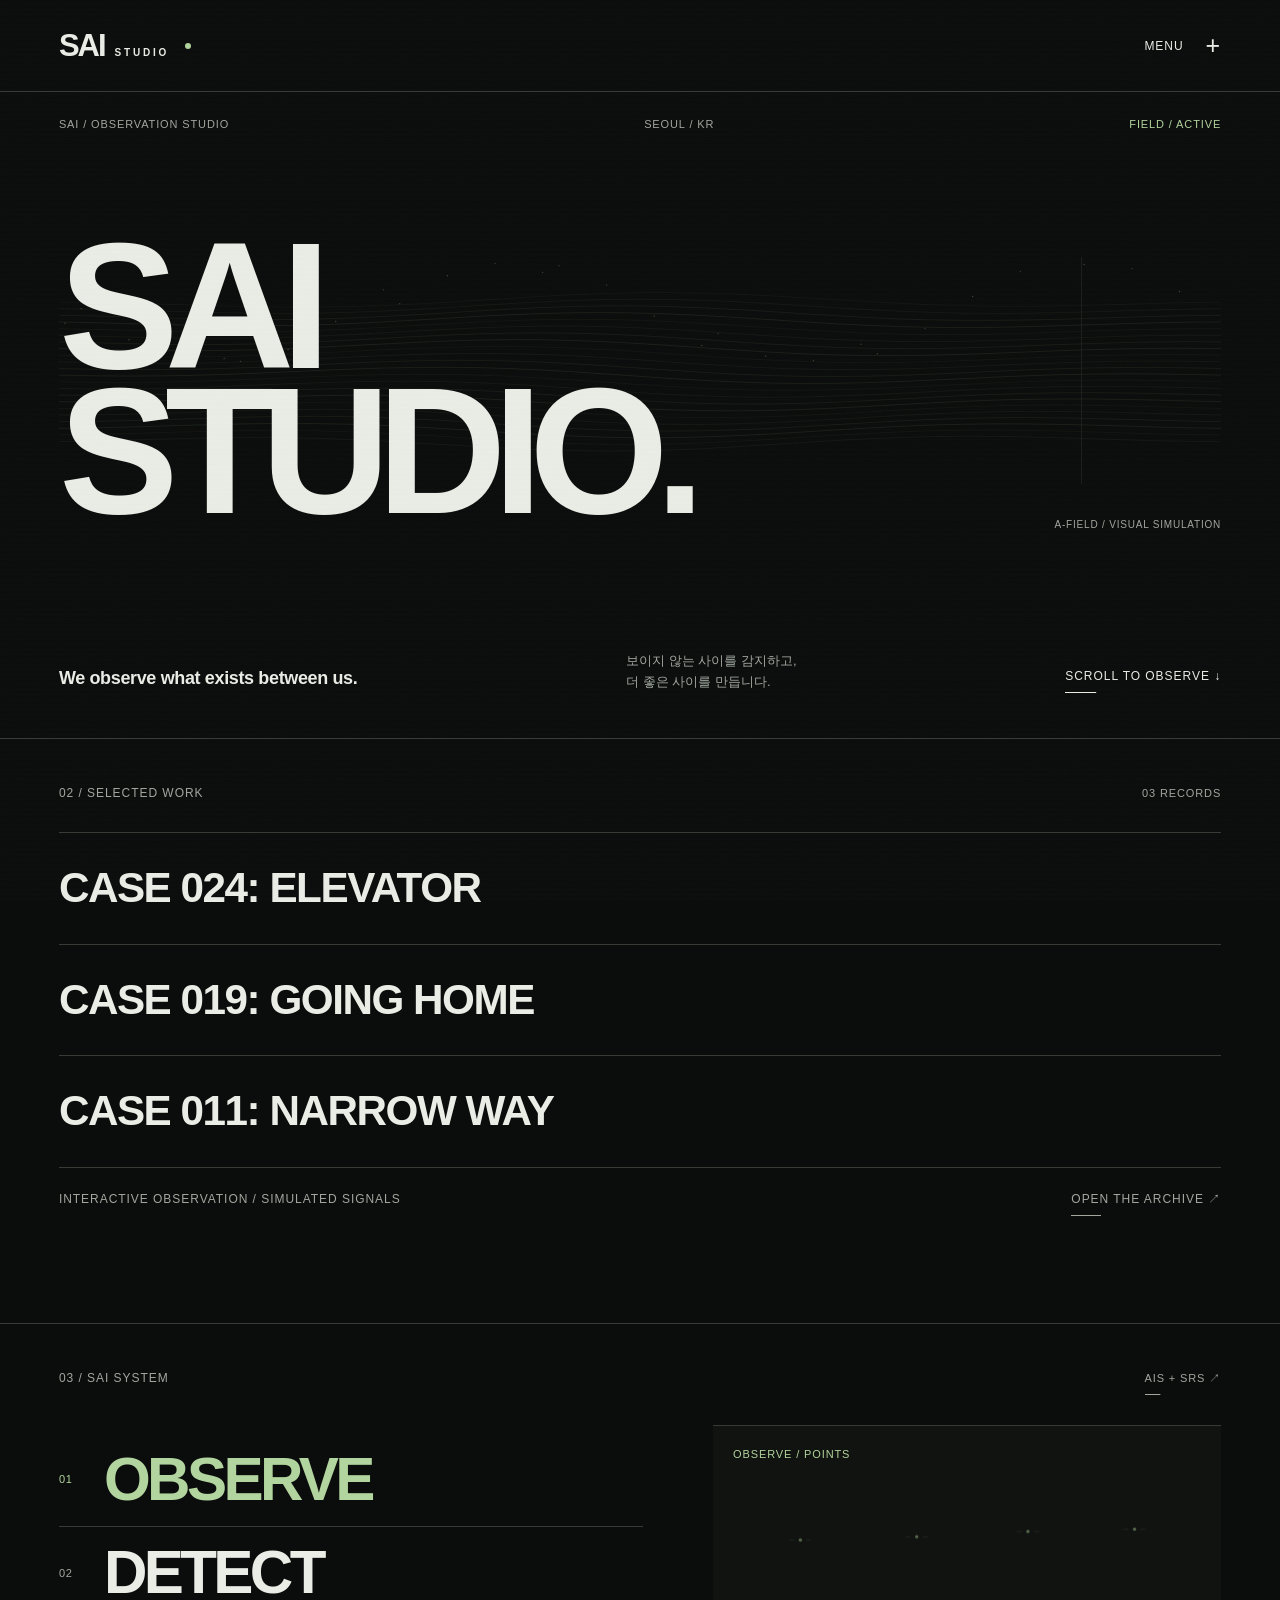
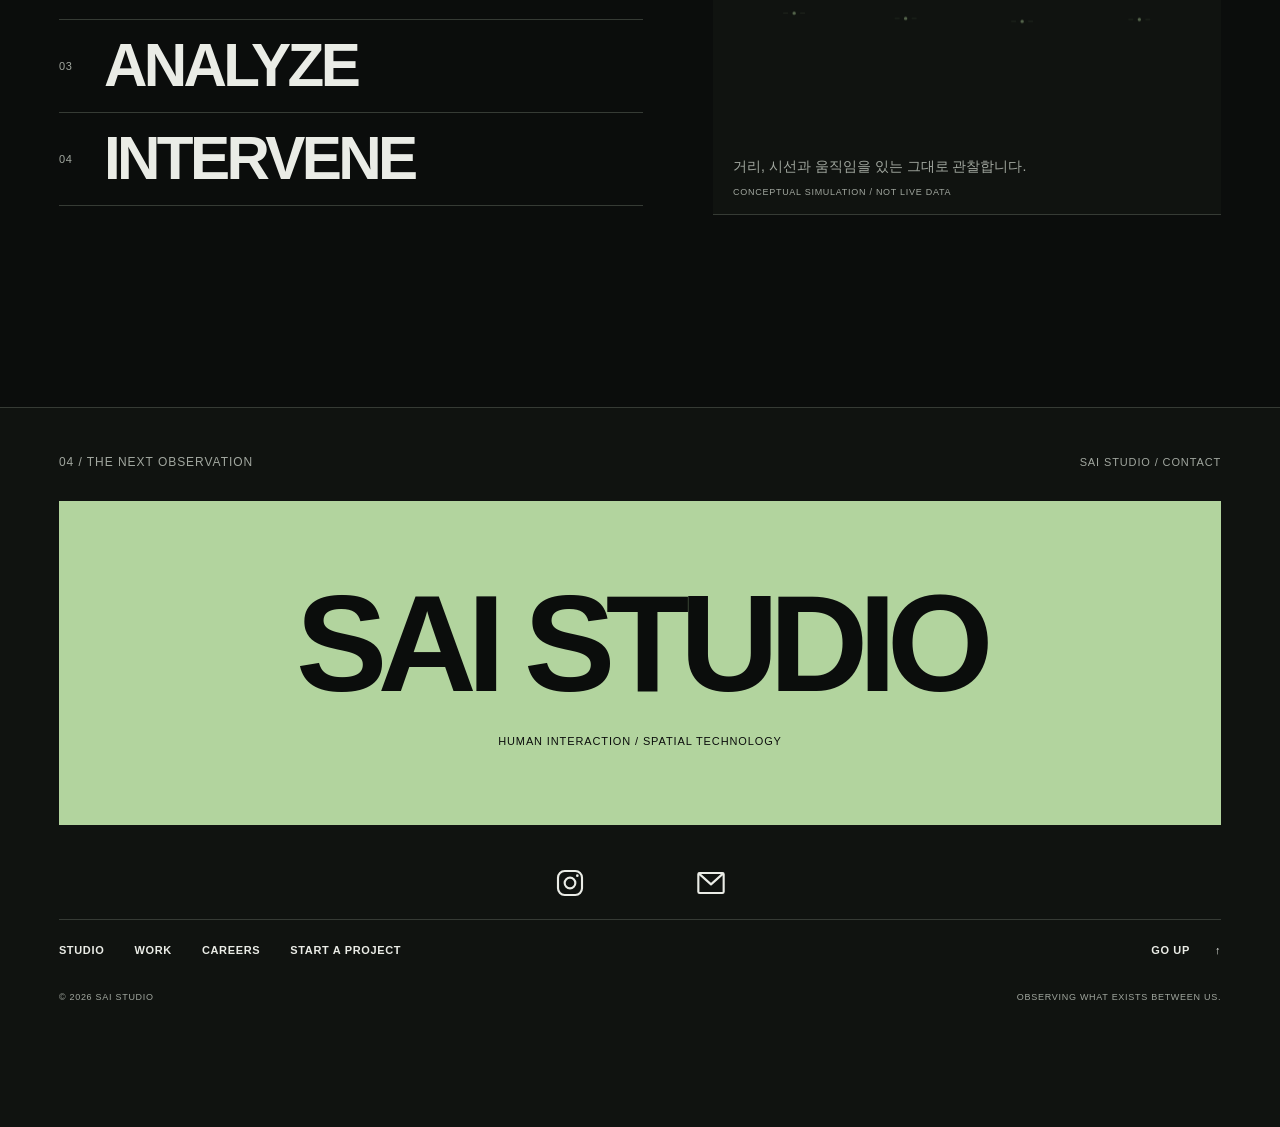
<file: index.html>
<!doctype html>
<html lang="en"><head><meta charset="utf-8"><meta name="viewport" content="width=device-width,initial-scale=1"><title>SAI STUDIO</title><meta http-equiv="refresh" content="0;url=SAI-STUDIO-DEPLOY/index.html"><script>location.replace("SAI-STUDIO-DEPLOY/index.html" + location.search + location.hash);</script><style>body{background:#0b0d0c;color:#e8ebe3;font:700 24px Helvetica,Arial,sans-serif;padding:40px}a{color:#b2d49e}</style></head><body><a href="SAI-STUDIO-DEPLOY/index.html">Enter SAI STUDIO ↗</a></body></html>
</file>
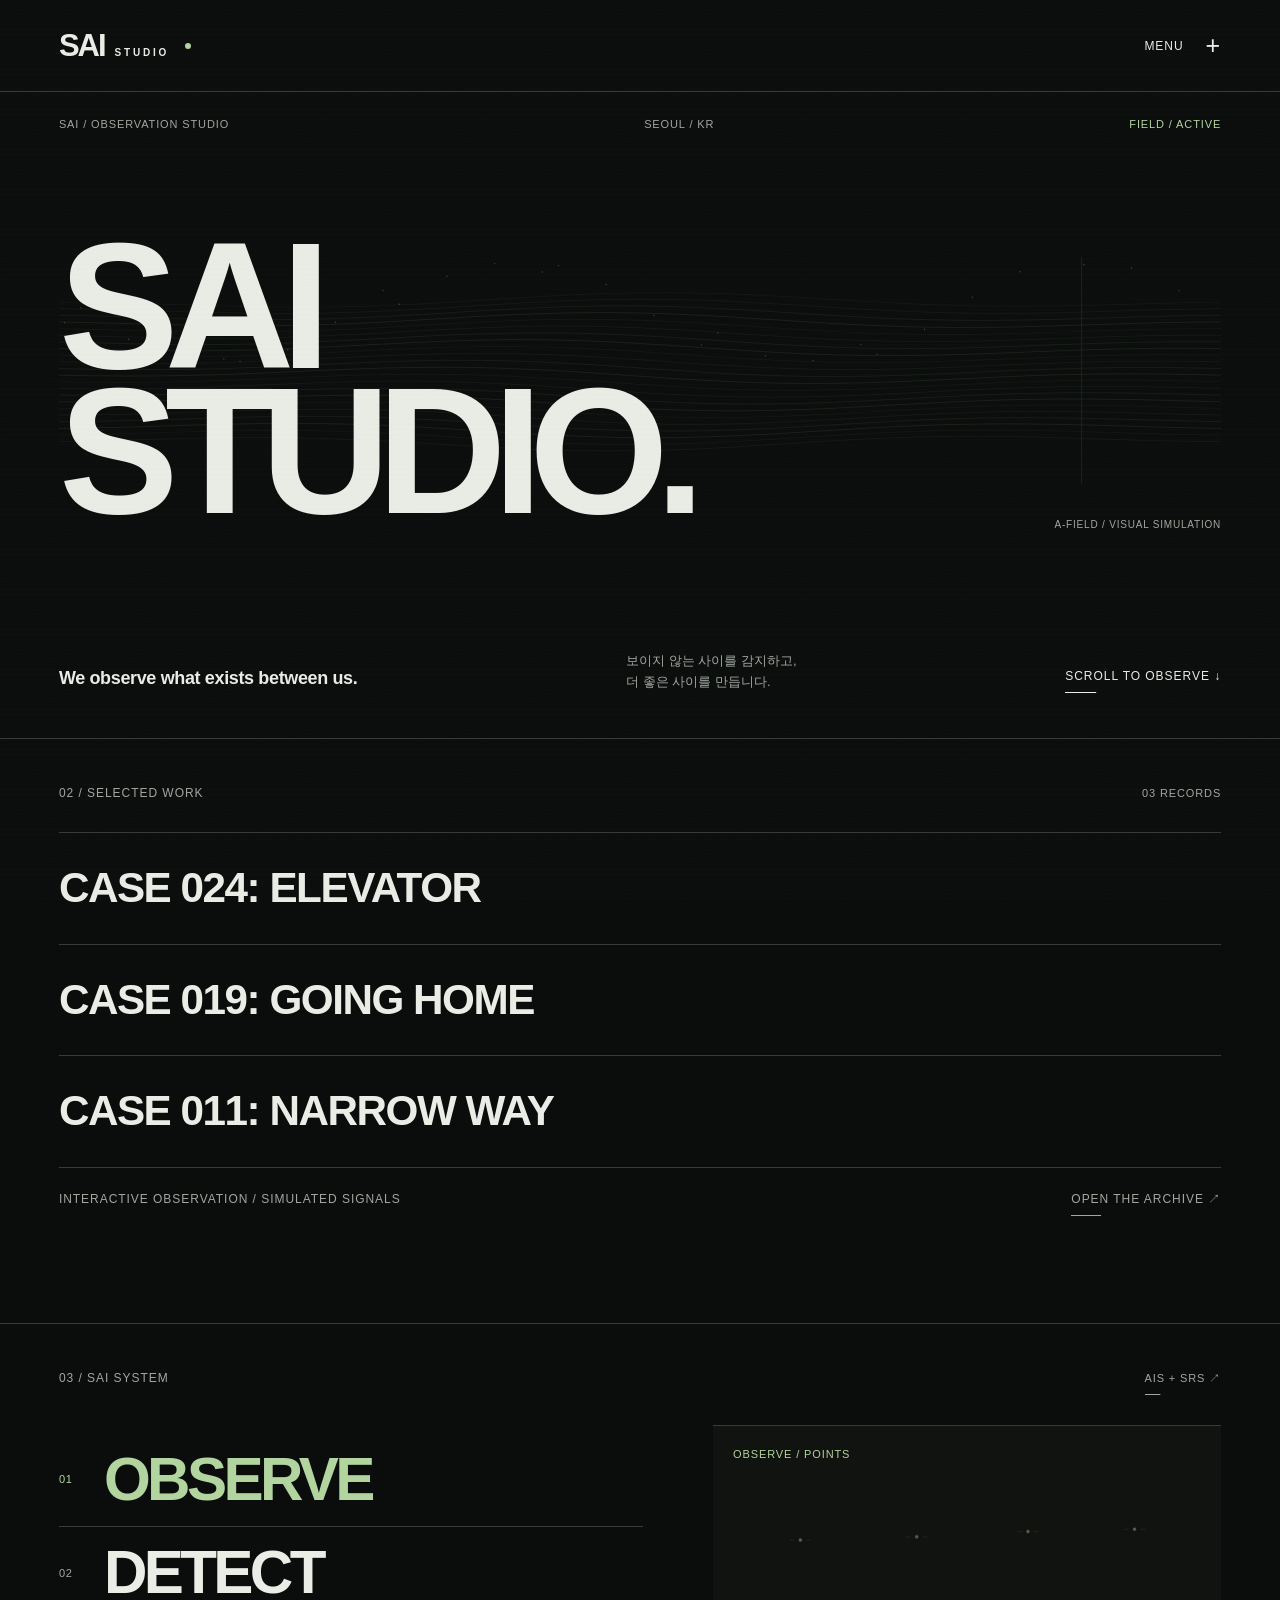
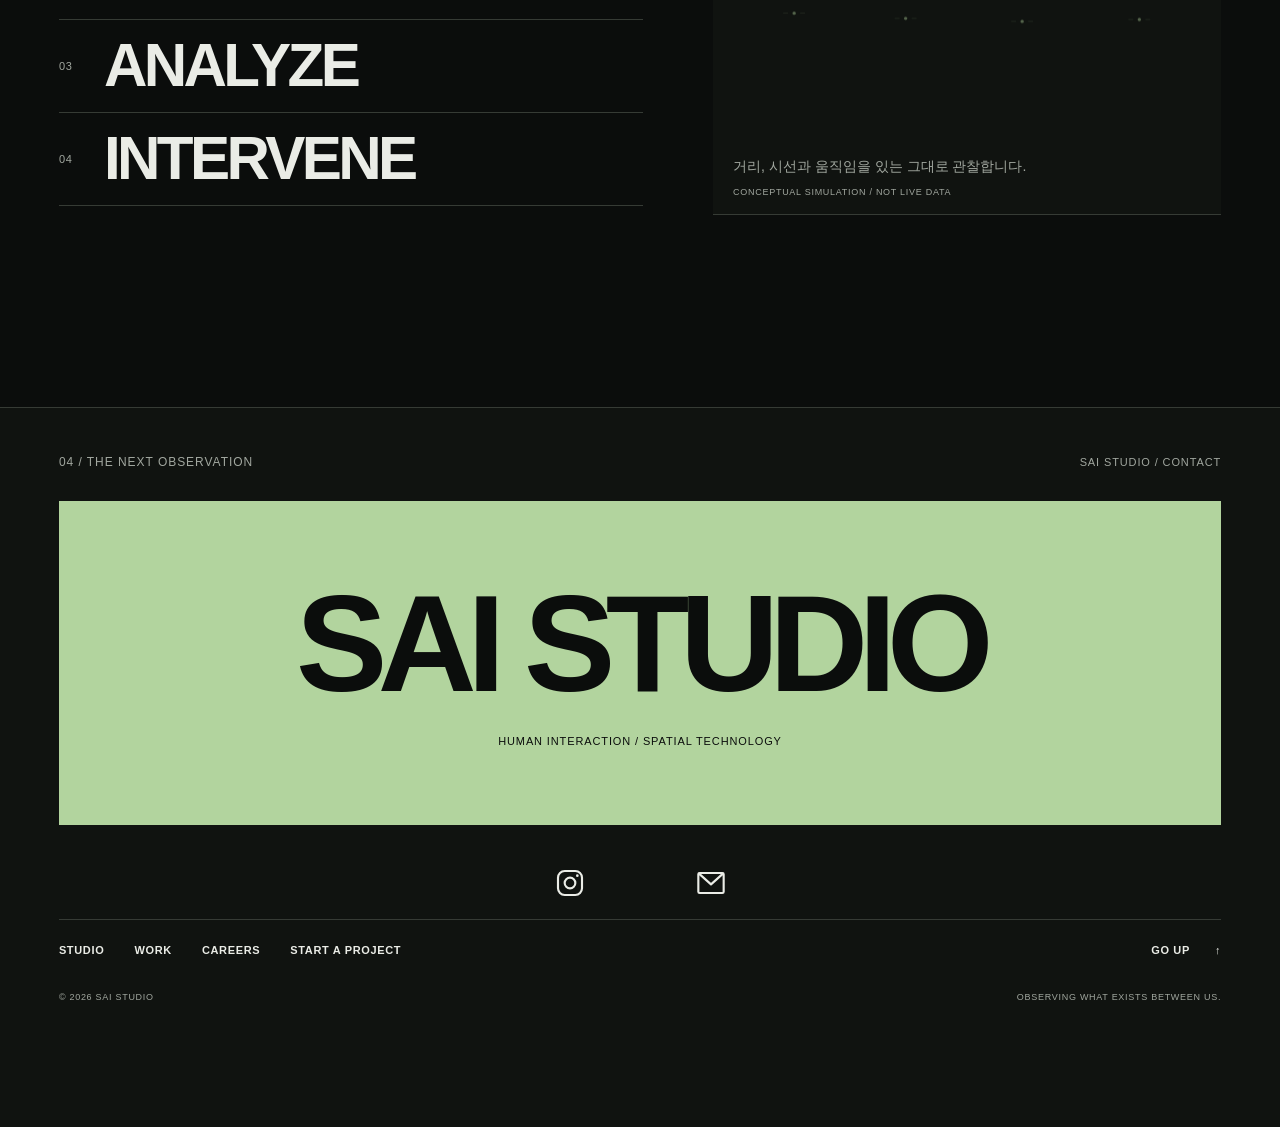
<file: SAI-STUDIO-DEPLOY/index.html>
<!doctype html><html lang="ko"><head><script>try{if(sessionStorage.getItem("sai-arrival"))document.documentElement.classList.add("route-pending")}catch{}</script><meta charset="utf-8"><link rel="icon" href="favicon-signal.svg?v=2"><meta name="viewport" content="width=device-width,initial-scale=1"><meta name="description" content="사람과 사람, 공간과 사람 사이의 비언어적 긴장과 어색함을 관찰하고 공간의 변화를 설계하는 SAI STUDIO."><title>Invisible signals. Visible change. — SAI STUDIO</title><link rel="stylesheet" href="studio-experience.css?v=7"><script defer src="studio-experience.js?v=9"></script><script defer src="studio-cases.js?v=9"></script><script>try{if(!matchMedia('(prefers-reduced-motion: reduce)').matches&&!sessionStorage.getItem('sai-arrival')&&!location.hash){document.documentElement.classList.add('sai-intro-pending');setTimeout(()=>document.documentElement.classList.remove('sai-intro-pending','sai-intro-revealing'),4500)}}catch{}</script><link rel="stylesheet" href="studio-home-scenes.css?v=3"><script defer src="studio-home-scenes.js?v=1"></script><link rel="stylesheet" href="studio-cctv-field.css?v=1"><script defer src="studio-cctv-field.js?v=1"></script><link rel="stylesheet" href="studio-observation.css?v=8"><script defer src="studio-observation.js?v=9"></script><link rel="stylesheet" href="studio-signal.css?v=1"><script defer src="studio-signal.js?v=1"></script></head><body data-page="HOME" class="home-scenes"><div class="sai-intro" aria-hidden="true"><span class="sai-intro-mark">SAI</span></div><a class="skip" href="#main">본문 바로가기</a><header class="site-header"><a class="brand" href="index.html" aria-label="SAI STUDIO 홈"><strong>SAI</strong><span>STUDIO</span><i aria-hidden="true"></i></a><button class="menu-toggle" aria-haspopup="dialog" aria-controls="site-menu" aria-expanded="false"><span>MENU</span><span class="menu-sign" aria-hidden="true">+</span></button></header><dialog class="menu-dialog" id="site-menu" aria-label="전체 메뉴"><div class="menu-head"><a class="brand" href="index.html" aria-label="SAI STUDIO 홈"><strong>SAI</strong><span>STUDIO</span><i aria-hidden="true"></i></a><button class="menu-close" aria-label="전체 메뉴 닫기">CLOSE <span class="menu-sign" aria-hidden="true">×</span></button></div><nav class="menu-links" aria-label="주요 메뉴"><a class="menu-link" style="--i:0" href="studio.html" data-description="관찰에서 측정, 분석과 개입까지" data-cursor="ENTER"><span class="mono">01</span><strong>STUDIO</strong><span class="menu-indicator" aria-hidden="true"></span></a><a class="menu-link" style="--i:1" href="projects.html" data-description="세 가지 상황, 세 개의 관측 기록" data-cursor="ENTER"><span class="mono">02</span><strong>WORK</strong><span class="menu-indicator" aria-hidden="true"></span></a><a class="menu-link" style="--i:2" href="careers.html" data-description="다른 사람들이 지나치는 현상을 발견하는 사람들" data-cursor="ENTER"><span class="mono">03</span><strong>CAREERS</strong><span class="menu-indicator" aria-hidden="true"></span></a><a class="menu-link" style="--i:3" href="start-project.html" data-description="관찰하고 싶은 상황을 들려주세요" data-cursor="START ↗"><span class="mono">04</span><strong>START A PROJECT</strong><span class="menu-indicator" aria-hidden="true"></span></a></nav><div class="menu-info"><p class="mono">SAI STUDIO / INDEX</p><p data-menu-info>보이지 않는 사이를 감지하고, 더 좋은 사이를 만듭니다.</p><a class="text-link" href="mailto:contact@awkwardlab.kr">contact@awkwardlab.kr ↗</a></div></dialog><main id="main"><section class="home-hero home-scene" id="home-top"><div class="home-hero-meta mono"><span>SAI / OBSERVATION STUDIO</span><span>SEOUL / KR</span><span class="green" data-home-signal>FIELD / ACTIVE</span></div><div class="home-hero-stage"><canvas class="home-field" data-home-field="ambient" aria-hidden="true"></canvas><h1 class="home-display">SAI<br>STUDIO<span class="home-period">.</span></h1><span class="home-coordinate mono">A-FIELD / VISUAL SIMULATION</span><span class="home-scan-line" aria-hidden="true"></span></div><div class="home-hero-bottom"><p>We observe what exists between us.</p><p>보이지 않는 사이를 감지하고,<br>더 좋은 사이를 만듭니다.</p><a class="text-link mono" href="#selected-work">SCROLL TO OBSERVE ↓</a></div></section><section class="home-work home-scene reveal" id="selected-work"><div class="home-section-label"><h2 class="mono">02 / SELECTED WORK</h2><span class="mono">03 RECORDS</span></div><div class="case-list" data-case-list><button class="case-row" id="project-024" data-case="0" aria-haspopup="dialog" data-cursor="VIEW CASE ↗"><span class="case-number mono">01</span><span><span class="case-caption mono">CASE / 024</span><span class="case-name">elevator</span></span><span class="case-location">오피스 복합공간 A · 2026</span><span class="case-arrow" aria-hidden="true">↗</span></button><button class="case-row" id="project-019" data-case="1" aria-haspopup="dialog" data-cursor="VIEW CASE ↗"><span class="case-number mono">02</span><span><span class="case-caption mono">CASE / 019</span><span class="case-name">going home</span></span><span class="case-location">서울 소재 대학 B · 2025</span><span class="case-arrow" aria-hidden="true">↗</span></button><button class="case-row" id="project-011" data-case="2" aria-haspopup="dialog" data-cursor="VIEW CASE ↗"><span class="case-number mono">03</span><span><span class="case-caption mono">CASE / 011</span><span class="case-name">narrow way</span></span><span class="case-location">복합문화공간 C · 2025</span><span class="case-arrow" aria-hidden="true">↗</span></button></div><div class="home-work-bottom"><span class="mono">INTERACTIVE OBSERVATION / SIMULATED SIGNALS</span><a class="text-link mono" href="projects.html">OPEN THE ARCHIVE ↗</a></div></section><section class="home-system home-scene reveal" id="home-system"><div class="home-section-label"><h2 class="mono">03 / SAI SYSTEM</h2><a class="text-link mono" href="studio.html#technology">AIS + SRS ↗</a></div><div class="home-system-body"><div class="home-system-words"><button class="home-system-word" data-home-mode="observe" data-cursor="DETECT" aria-controls="home-system-visual" aria-pressed="true"><span class="mono">01</span><strong>OBSERVE</strong></button><button class="home-system-word" data-home-mode="detect" data-cursor="DETECT" aria-controls="home-system-visual" aria-pressed="false"><span class="mono">02</span><strong>DETECT</strong></button><button class="home-system-word" data-home-mode="analyze" data-cursor="DETECT" aria-controls="home-system-visual" aria-pressed="false"><span class="mono">03</span><strong>ANALYZE</strong></button><button class="home-system-word" data-home-mode="intervene" data-cursor="DETECT" aria-controls="home-system-visual" aria-pressed="false"><span class="mono">04</span><strong>INTERVENE</strong></button></div><div class="home-system-visual" id="home-system-visual" role="region" aria-label="관측 시스템 개념 시뮬레이션"><canvas class="home-field" data-home-field="observe" aria-hidden="true"></canvas><span class="mono home-visual-label" data-home-mode-label>OBSERVE / POINTS</span><p data-home-mode-note>거리, 시선과 움직임을 있는 그대로 관찰합니다.</p><span class="mono home-visual-foot">CONCEPTUAL SIMULATION / NOT LIVE DATA</span></div></div></section></main><footer class="home-end home-scene" id="home-contact"><div class="home-section-label"><h2 class="mono">04 / THE NEXT OBSERVATION</h2><span class="mono">SAI STUDIO / CONTACT</span></div><div class="home-end-stage"><div class="home-end-identity"><strong>SAI STUDIO</strong><span class="mono">HUMAN INTERACTION / SPATIAL TECHNOLOGY</span></div></div><div class="home-socials"><a class="home-contact-link" href="https://www.instagram.com/studios.a_i/" target="_blank" rel="noopener noreferrer" aria-label="SAI STUDIO 인스타그램" title="Instagram"><svg viewBox="0 0 24 24" fill="none" stroke="currentColor" stroke-width="1.6" aria-hidden="true"><rect x="3" y="3" width="18" height="18" rx="5"/><circle cx="12" cy="12" r="4"/><circle cx="17.5" cy="6.5" r="1" fill="currentColor" stroke="none"/></svg></a><a class="home-contact-link" href="mailto:contact@awkwardlab.kr" aria-label="SAI STUDIO 이메일 보내기" title="Email"><svg viewBox="0 0 24 24" fill="none" stroke="currentColor" stroke-width="1.6" stroke-linecap="round" stroke-linejoin="round" aria-hidden="true"><rect x="2.5" y="4.5" width="19" height="15" rx="1"/><path d="m3 5 9 8 9-8"/></svg></a></div><div class="home-end-nav"><nav aria-label="하단 메뉴"><a href="studio.html">STUDIO</a><a href="projects.html">WORK</a><a href="careers.html">CAREERS</a><a href="start-project.html" data-cursor="START ↗">START A PROJECT</a></nav><a class="home-go-up" href="#home-top">GO UP <span aria-hidden="true">↑</span></a></div><div class="home-end-legal mono"><span>© 2026 SAI STUDIO</span><span>OBSERVING WHAT EXISTS BETWEEN US.</span></div></footer><noscript><p class="no-js">메뉴: <a href="index.html">HOME</a> · <a href="studio.html">STUDIO</a> · <a href="projects.html">WORK</a> · <a href="careers.html">CAREERS</a> · <a href="start-project.html" data-cursor="START ↗">START A PROJECT</a></p></noscript></body></html>
</file>
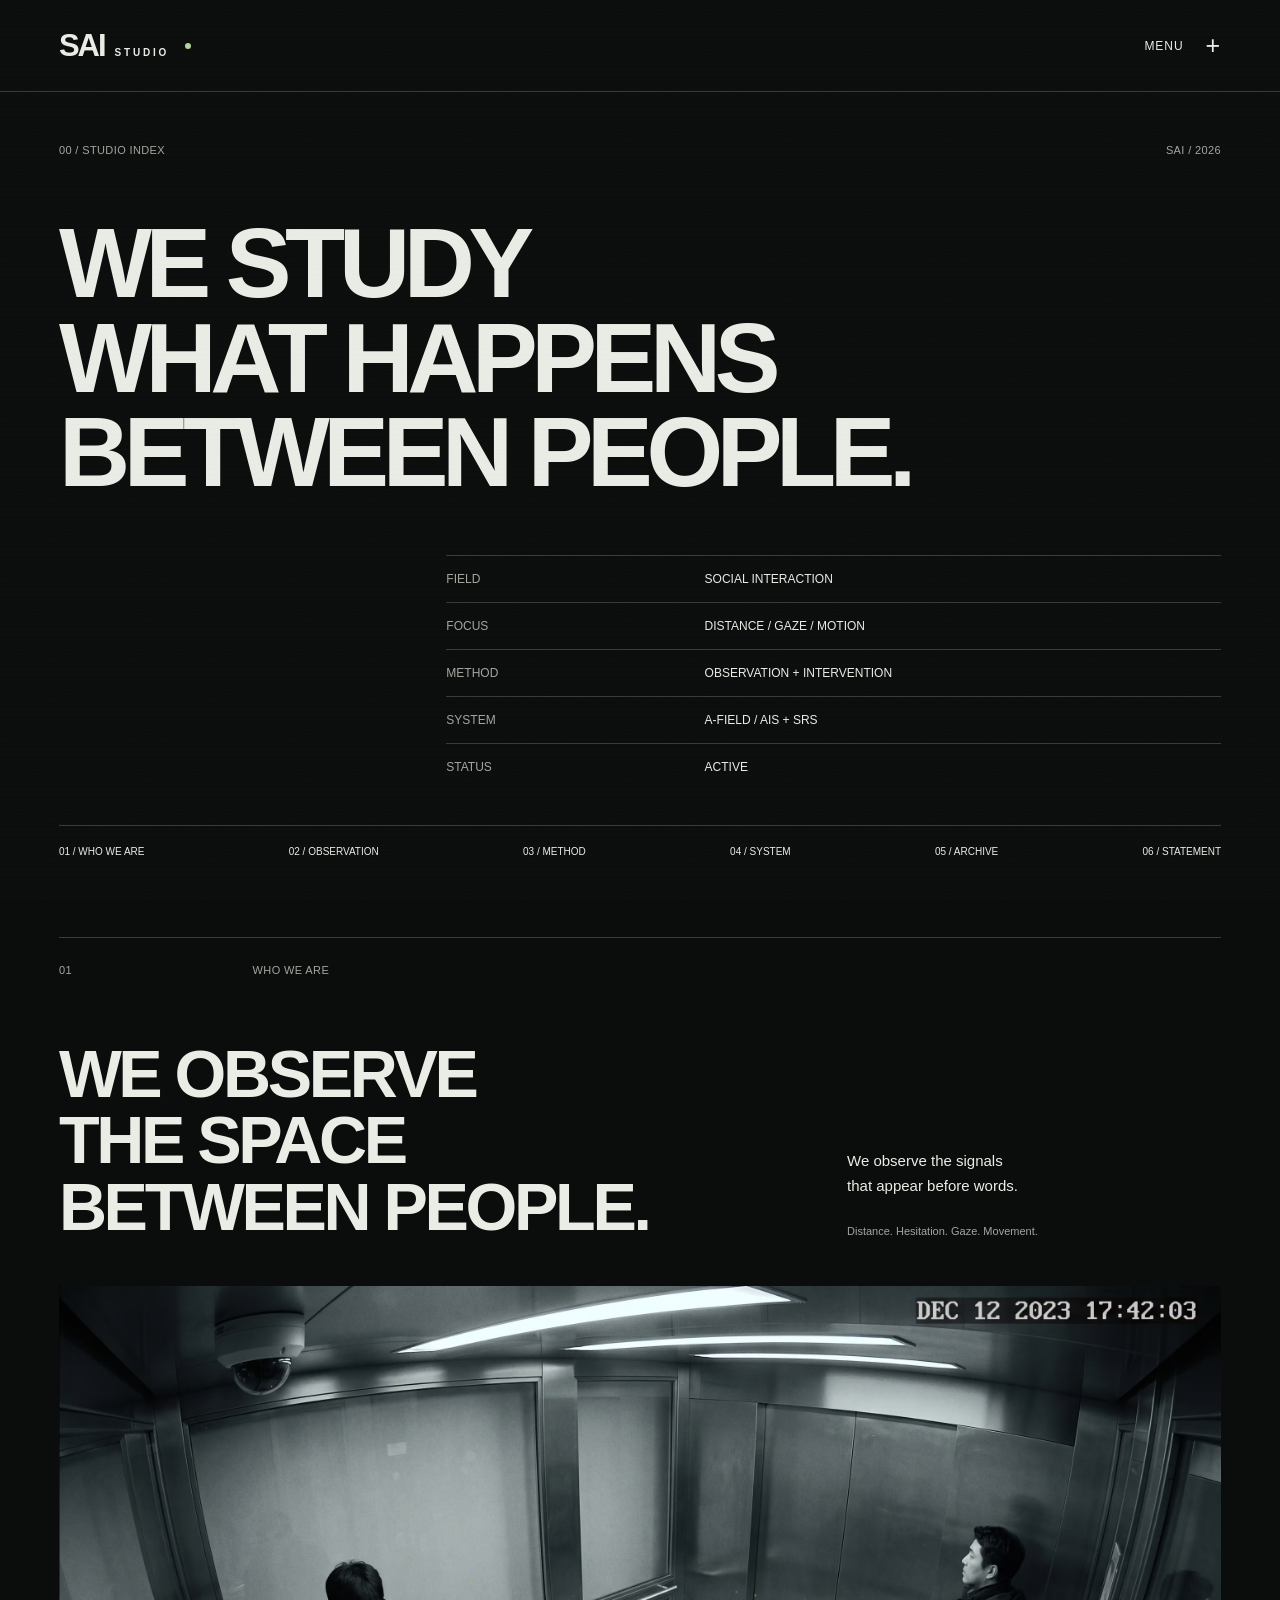
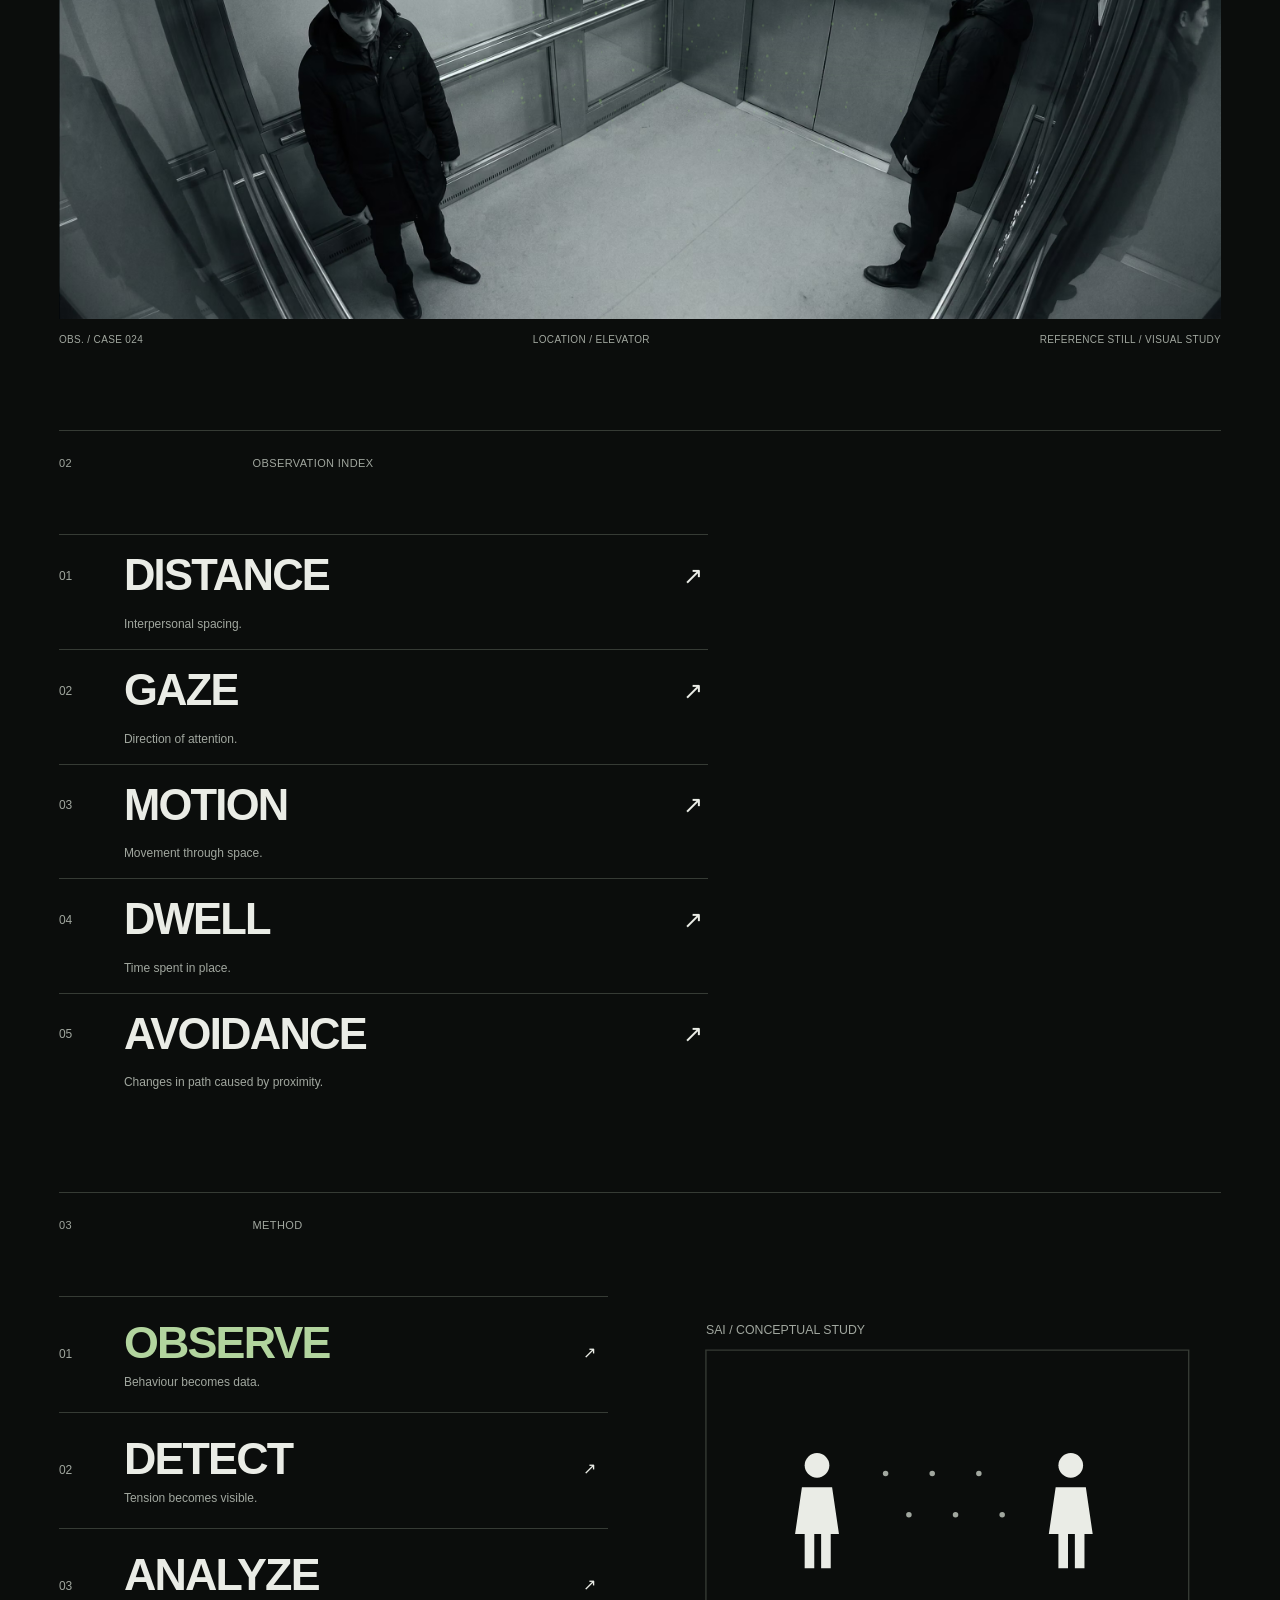
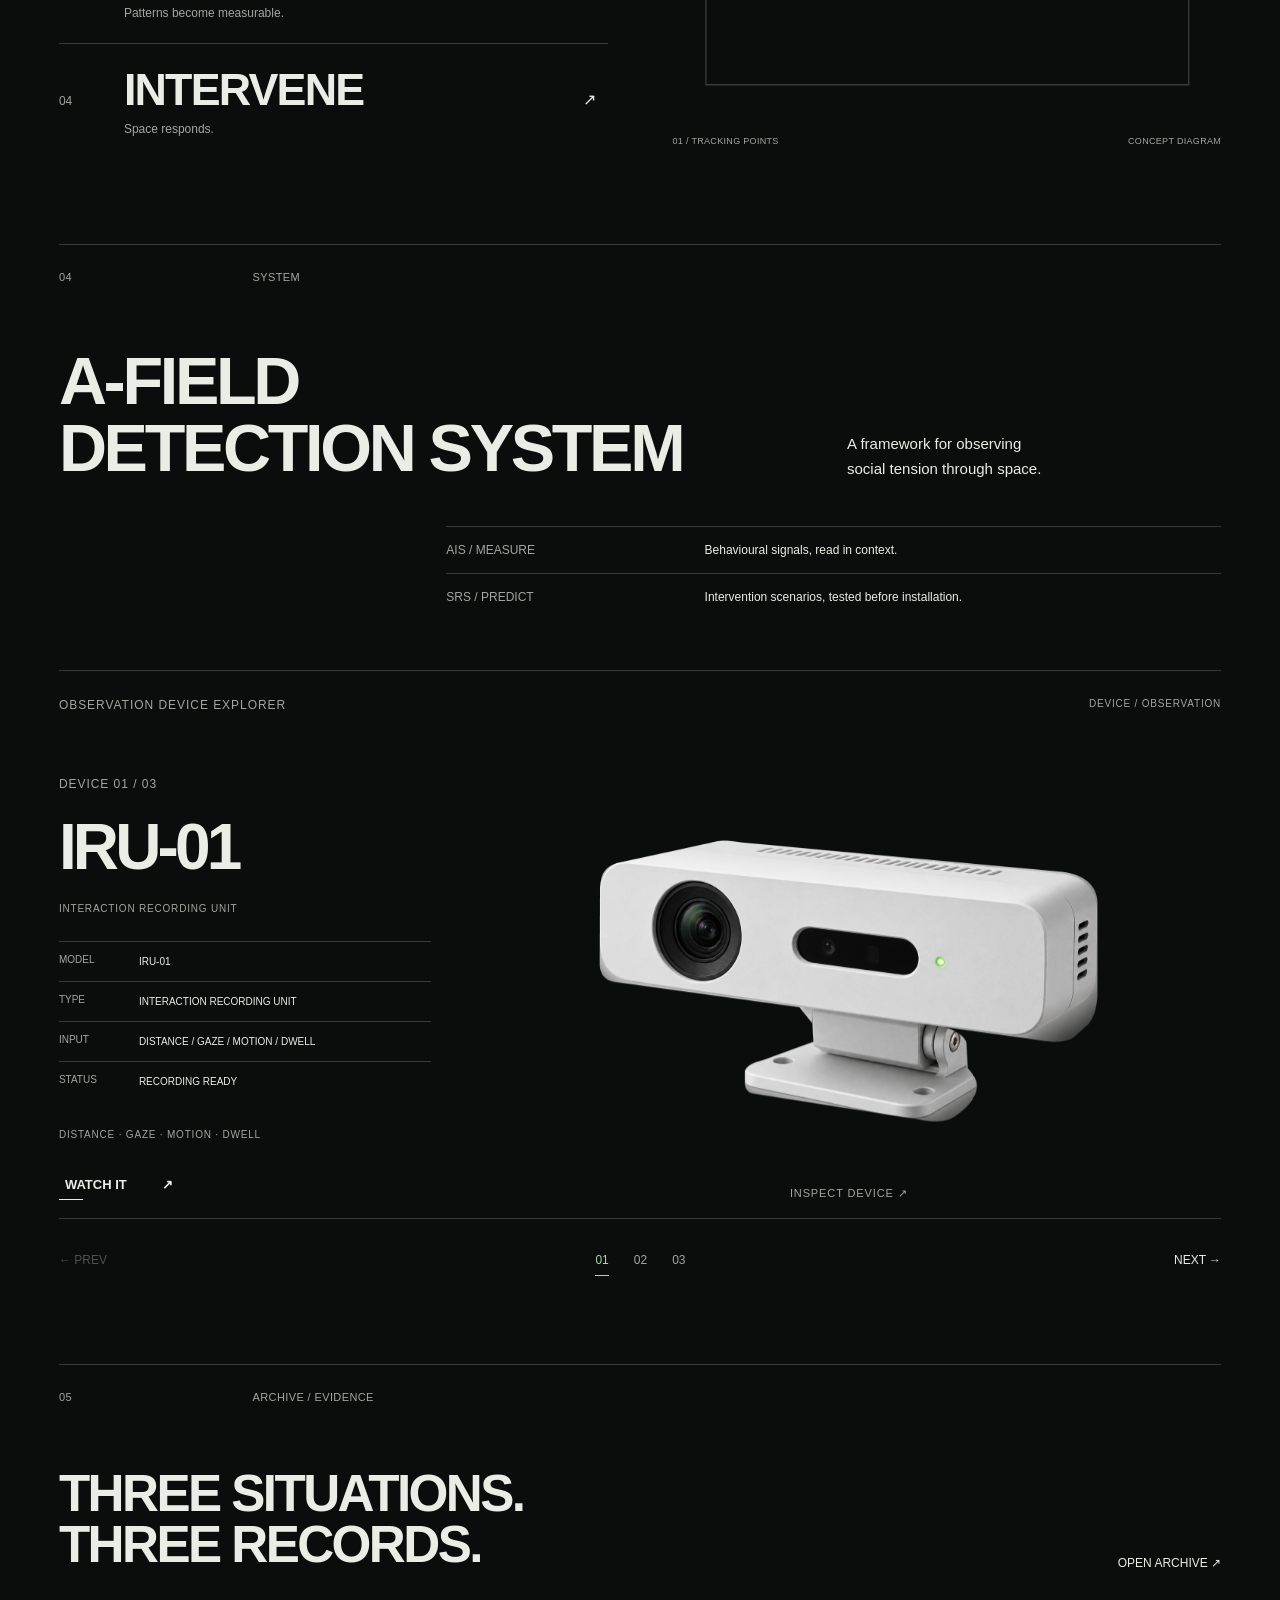
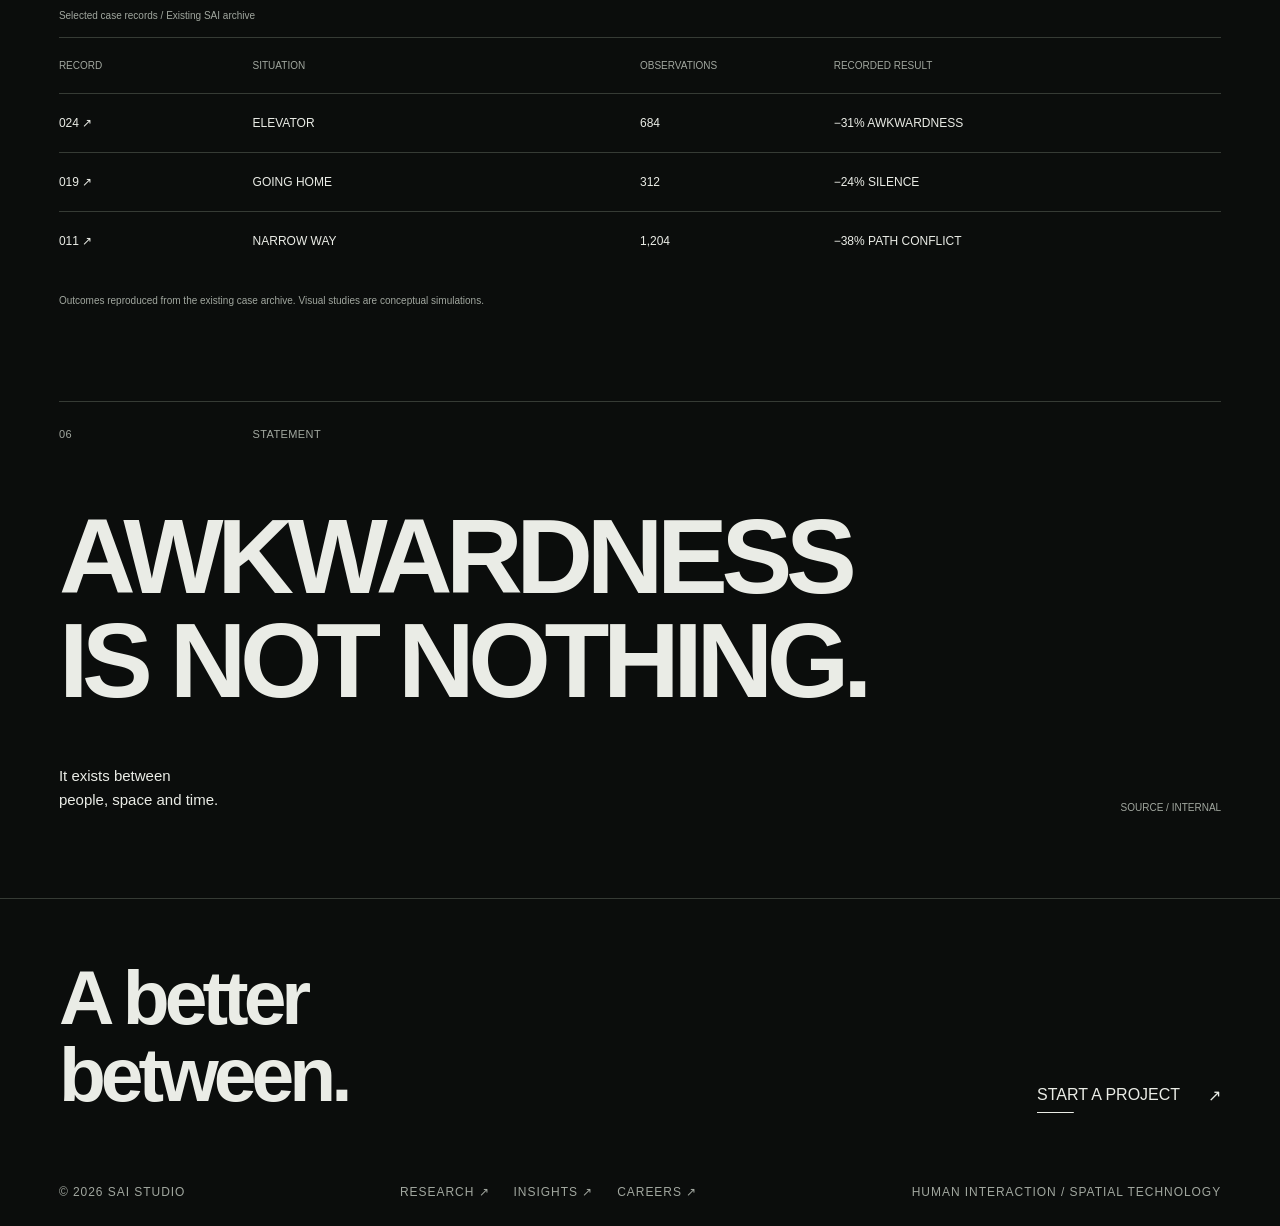
<file: SAI-STUDIO-DEPLOY/about.html>
<!doctype html><html lang="ko"><head><meta charset="utf-8"><meta name="viewport" content="width=device-width,initial-scale=1"><meta http-equiv="refresh" content="0;url=studio.html"><title>STUDIO — SAI STUDIO</title><script>location.replace(location.hash ? "studio-archive.html"+location.hash : "studio.html");</script></head><body><a href="studio.html">STUDIO로 이동</a></body></html>
</file>
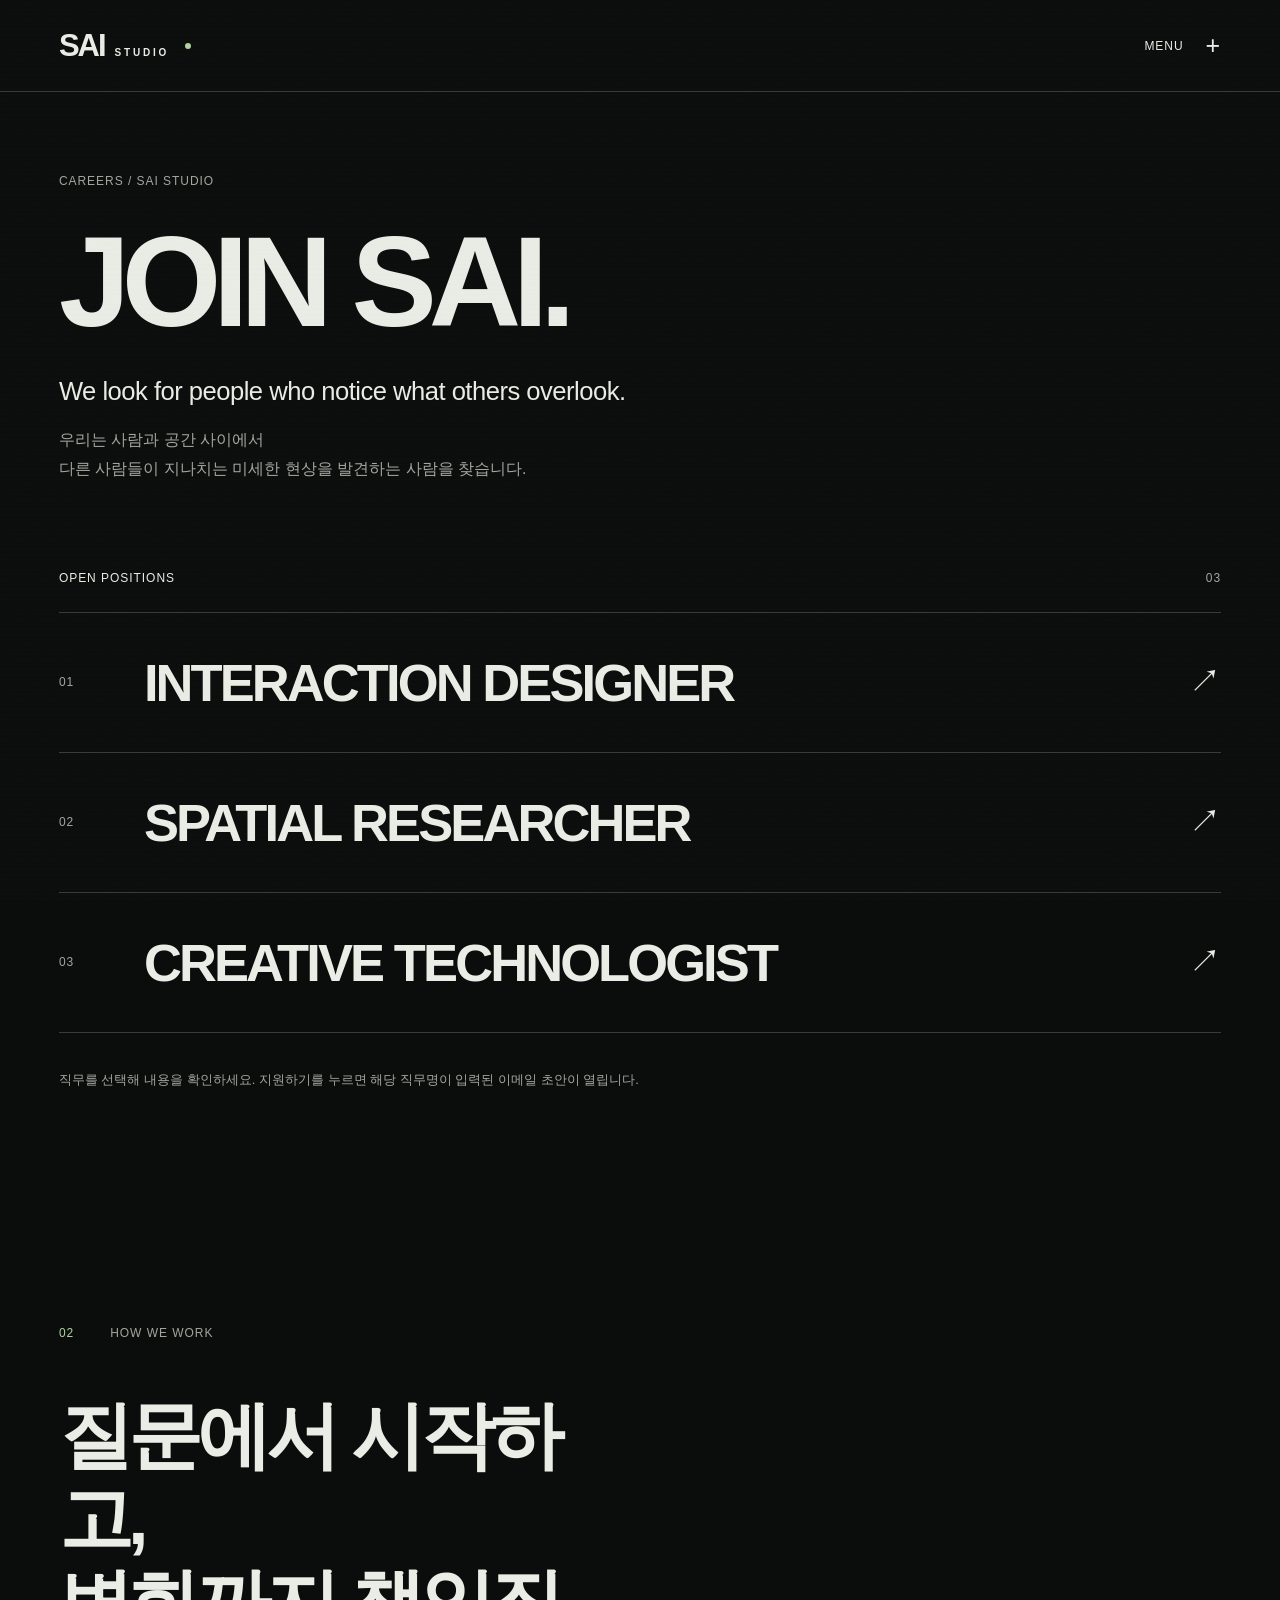
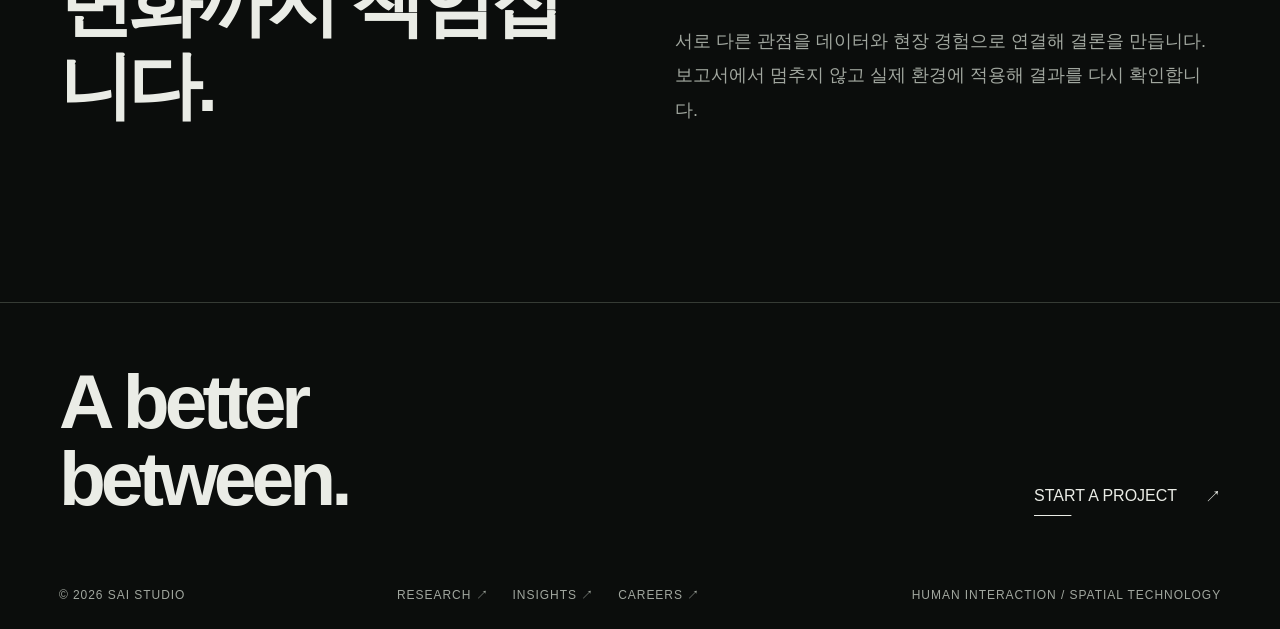
<file: SAI-STUDIO-DEPLOY/careers.html>
<!doctype html><html lang="ko"><head><script>try{if(sessionStorage.getItem("sai-arrival"))document.documentElement.classList.add("route-pending")}catch{}</script><meta charset="utf-8"><link rel="icon" href="favicon-signal.svg?v=2"><meta name="viewport" content="width=device-width,initial-scale=1"><meta name="description" content="사람과 사람, 공간과 사람 사이의 비언어적 긴장과 어색함을 관찰하고 공간의 변화를 설계하는 SAI STUDIO."><title>JOIN SAI — SAI STUDIO</title><link rel="stylesheet" href="studio-experience.css?v=7"><script defer src="studio-experience.js?v=9"></script><script defer src="studio-cases.js?v=9"></script><script defer src="studio-positions.js?v=1"></script><link rel="stylesheet" href="studio-cctv-field.css?v=1"><script defer src="studio-cctv-field.js?v=1"></script><link rel="stylesheet" href="studio-signal.css?v=1"><script defer src="studio-signal.js?v=1"></script></head><body data-page="CAREERS"><a class="skip" href="#main">본문 바로가기</a><header class="site-header"><a class="brand" href="index.html" aria-label="SAI STUDIO 홈"><strong>SAI</strong><span>STUDIO</span><i aria-hidden="true"></i></a><button class="menu-toggle" aria-haspopup="dialog" aria-controls="site-menu" aria-expanded="false"><span>MENU</span><span class="menu-sign" aria-hidden="true">+</span></button></header><dialog class="menu-dialog" id="site-menu" aria-label="전체 메뉴"><div class="menu-head"><a class="brand" href="index.html" aria-label="SAI STUDIO 홈"><strong>SAI</strong><span>STUDIO</span><i aria-hidden="true"></i></a><button class="menu-close" aria-label="전체 메뉴 닫기">CLOSE <span class="menu-sign" aria-hidden="true">×</span></button></div><nav class="menu-links" aria-label="주요 메뉴"><a class="menu-link" style="--i:0" href="studio.html" data-description="관찰에서 측정, 분석과 개입까지" data-cursor="ENTER"><span class="mono">01</span><strong>STUDIO</strong><span class="menu-indicator" aria-hidden="true"></span></a><a class="menu-link" style="--i:1" href="projects.html" data-description="세 가지 상황, 세 개의 관측 기록" data-cursor="ENTER"><span class="mono">02</span><strong>WORK</strong><span class="menu-indicator" aria-hidden="true"></span></a><a class="menu-link" style="--i:2" href="careers.html" data-description="다른 사람들이 지나치는 현상을 발견하는 사람들" data-cursor="ENTER" aria-current="page"><span class="mono">03</span><strong>CAREERS</strong><span class="menu-indicator" aria-hidden="true"></span></a><a class="menu-link" style="--i:3" href="start-project.html" data-description="관찰하고 싶은 상황을 들려주세요" data-cursor="START ↗"><span class="mono">04</span><strong>START A PROJECT</strong><span class="menu-indicator" aria-hidden="true"></span></a></nav><div class="menu-info"><p class="mono">SAI STUDIO / INDEX</p><p data-menu-info>보이지 않는 사이를 감지하고, 더 좋은 사이를 만듭니다.</p><a class="text-link" href="mailto:contact@awkwardlab.kr">contact@awkwardlab.kr ↗</a></div></dialog><main id="main"><section class="page-hero careers-hero"><p class="eyebrow">CAREERS / SAI STUDIO</p><h1 class="display">JOIN SAI.</h1><p class="careers-tagline">We look for people who notice what others overlook.</p><p class="careers-intro">우리는 사람과 공간 사이에서<br>다른 사람들이 지나치는 미세한 현상을 발견하는 사람을 찾습니다.</p></section><section class="section positions-section" id="positions"><div class="positions-label"><h2 class="mono">OPEN POSITIONS</h2><span class="mono">03</span></div><div class="position-rows"><article class="position-item"><h3><button class="position-row" type="button" aria-expanded="false" aria-controls="position-interaction-designer" data-position-row data-cursor="APPLY ↗"><span class="position-number">01</span><span class="position-title">INTERACTION DESIGNER</span><span class="position-icon" aria-hidden="true">↗</span></button></h3><div class="position-panel" id="position-interaction-designer" inert><div class="position-panel-inner"><p class="position-description">사람과 디지털 인터페이스 사이에서 발생하는 행동을 관찰하고, 관찰 결과를 인터랙션과 디지털 경험으로 변환합니다.</p><dl class="position-facts"><div><dt>ROLE</dt><dd>Interface Design<br>Motion<br>Interaction Design<br>Prototype</dd></div><div><dt>TYPE</dt><dd>Project / Internship / Part-time</dd></div><div><dt>LOCATION</dt><dd>Seoul</dd></div><div><dt>EXPERIENCE</dt><dd>Open</dd></div></dl><a class="apply-link text-link" href="mailto:career@awkwardlab.kr?subject=%5BSAI%20STUDIO%5D%20Interaction%20Designer%20Application" data-cursor="APPLY ↗"><span>APPLY FOR POSITION</span><span aria-hidden="true">↗</span></a></div></div></article><article class="position-item"><h3><button class="position-row" type="button" aria-expanded="false" aria-controls="position-spatial-researcher" data-position-row data-cursor="APPLY ↗"><span class="position-number">02</span><span class="position-title">SPATIAL RESEARCHER</span><span class="position-icon" aria-hidden="true">↗</span></button></h3><div class="position-panel" id="position-spatial-researcher" inert><div class="position-panel-inner"><p class="position-description">공간 안에서 발생하는 거리, 시선, 움직임, 반복되는 행동과 미세한 관계 변화를 관찰하고 기록합니다.</p><dl class="position-facts"><div><dt>ROLE</dt><dd>Spatial Observation<br>Behaviour Research<br>Documentation<br>Field Research</dd></div><div><dt>TYPE</dt><dd>Project / Internship / Part-time</dd></div><div><dt>LOCATION</dt><dd>Seoul</dd></div><div><dt>EXPERIENCE</dt><dd>Open</dd></div></dl><a class="apply-link text-link" href="mailto:career@awkwardlab.kr?subject=%5BSAI%20STUDIO%5D%20Spatial%20Researcher%20Application" data-cursor="APPLY ↗"><span>APPLY FOR POSITION</span><span aria-hidden="true">↗</span></a></div></div></article><article class="position-item"><h3><button class="position-row" type="button" aria-expanded="false" aria-controls="position-creative-technologist" data-position-row data-cursor="APPLY ↗"><span class="position-number">03</span><span class="position-title">CREATIVE TECHNOLOGIST</span><span class="position-icon" aria-hidden="true">↗</span></button></h3><div class="position-panel" id="position-creative-technologist" inert><div class="position-panel-inner"><p class="position-description">A-Field Detection, 웹 인터랙션, 영상, 센서, 실험적 기술을 활용해 관찰 데이터를 실제 경험으로 구현합니다.</p><dl class="position-facts"><div><dt>ROLE</dt><dd>Creative Coding<br>Web Interaction<br>Experimental Technology<br>Prototype Development</dd></div><div><dt>TYPE</dt><dd>Project / Internship / Part-time</dd></div><div><dt>LOCATION</dt><dd>Seoul</dd></div><div><dt>EXPERIENCE</dt><dd>Open</dd></div></dl><a class="apply-link text-link" href="mailto:career@awkwardlab.kr?subject=%5BSAI%20STUDIO%5D%20Creative%20Technologist%20Application" data-cursor="APPLY ↗"><span>APPLY FOR POSITION</span><span aria-hidden="true">↗</span></a></div></div></article></div><p class="contact-note" style="margin-top:35px">직무를 선택해 내용을 확인하세요. 지원하기를 누르면 해당 직무명이 입력된 이메일 초안이 열립니다.</p></section><section class="section careers-culture"><div class="section-label"><b>02</b><span>HOW WE WORK</span></div><div class="section-intro"><h2 class="section-heading">질문에서 시작하고,<br>변화까지 책임집니다.</h2><p>서로 다른 관점을 데이터와 현장 경험으로 연결해 결론을 만듭니다. 보고서에서 멈추지 않고 실제 환경에 적용해 결과를 다시 확인합니다.</p></div></section></main><footer class="site-footer"><div class="footer-top"><p class="footer-title">A better<br>between.</p><a class="text-link" href="start-project.html" data-cursor="START ↗">START A PROJECT <span>↗</span></a></div><div class="footer-bottom mono"><span>© 2026 SAI STUDIO</span><div class="archive-links"><a href="research.html">RESEARCH ↗</a><a href="insights.html">INSIGHTS ↗</a><a href="careers.html">CAREERS ↗</a></div><span>HUMAN INTERACTION / SPATIAL TECHNOLOGY</span></div></footer><noscript><p class="no-js">메뉴: <a href="index.html">HOME</a> · <a href="studio.html">STUDIO</a> · <a href="projects.html">WORK</a> · <a href="careers.html">CAREERS</a> · <a href="start-project.html" data-cursor="START ↗">START A PROJECT</a></p></noscript></body></html>
</file>
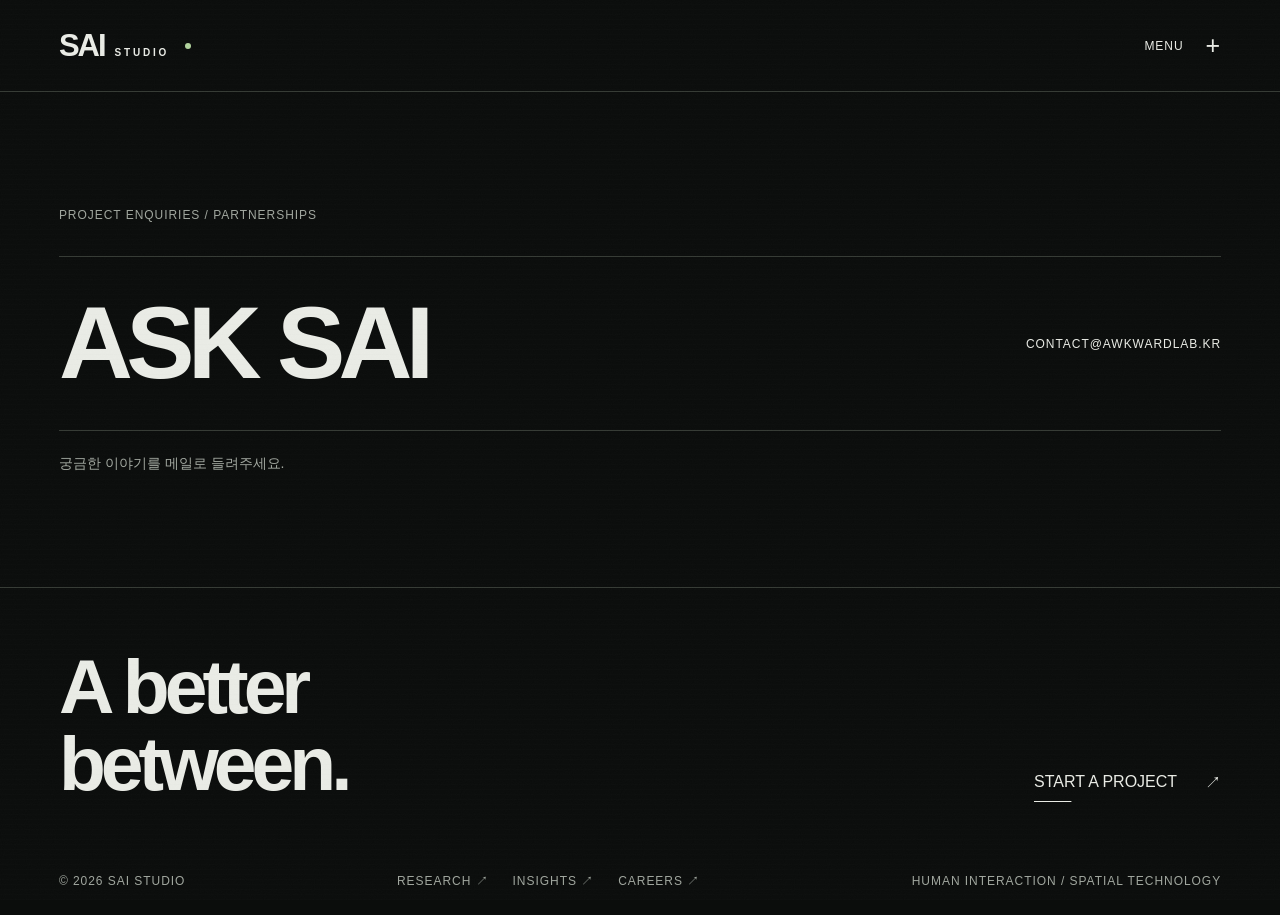
<file: SAI-STUDIO-DEPLOY/contact.html>
<!doctype html><html lang="ko"><head><meta charset="utf-8"><meta name="viewport" content="width=device-width,initial-scale=1"><meta http-equiv="refresh" content="0;url=start-project.html"><title>START A PROJECT — SAI STUDIO</title><script>location.replace("start-project.html"+location.hash);</script></head><body><a href="start-project.html">START A PROJECT로 이동</a></body></html>
</file>
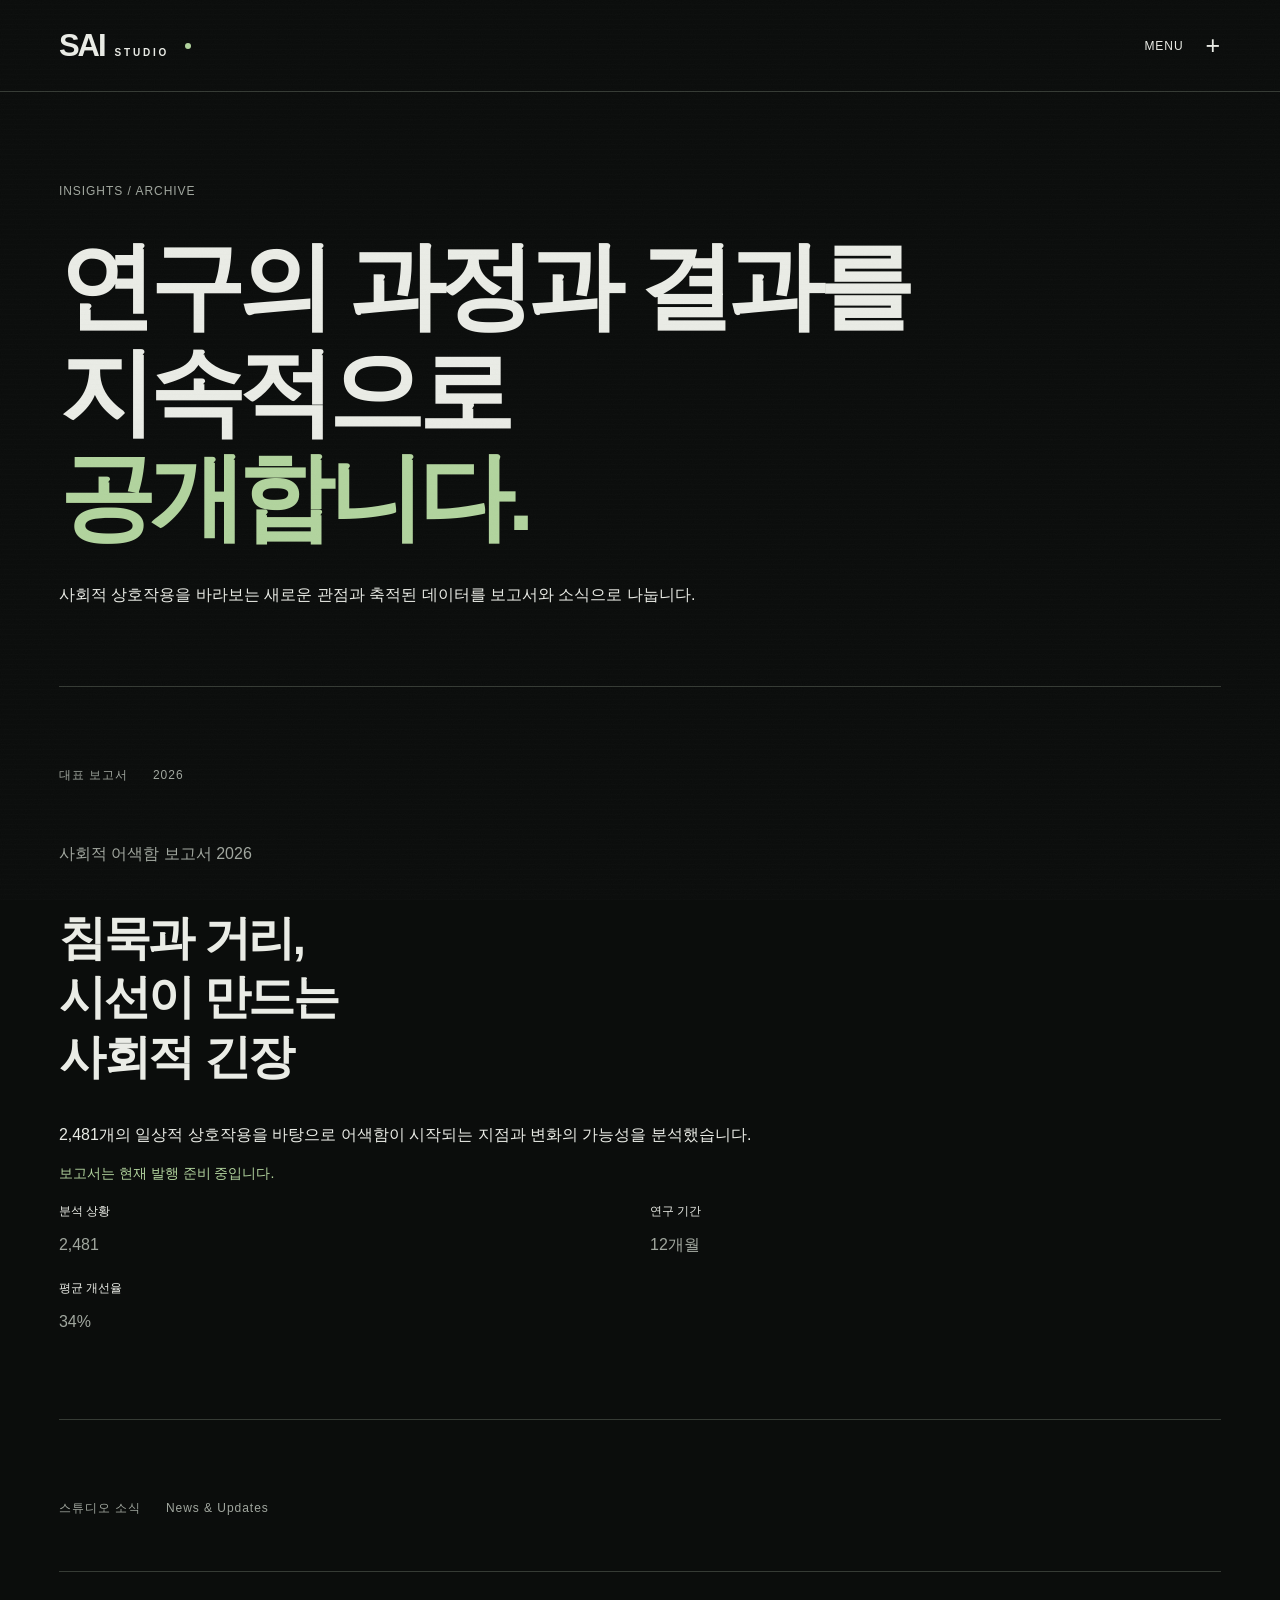
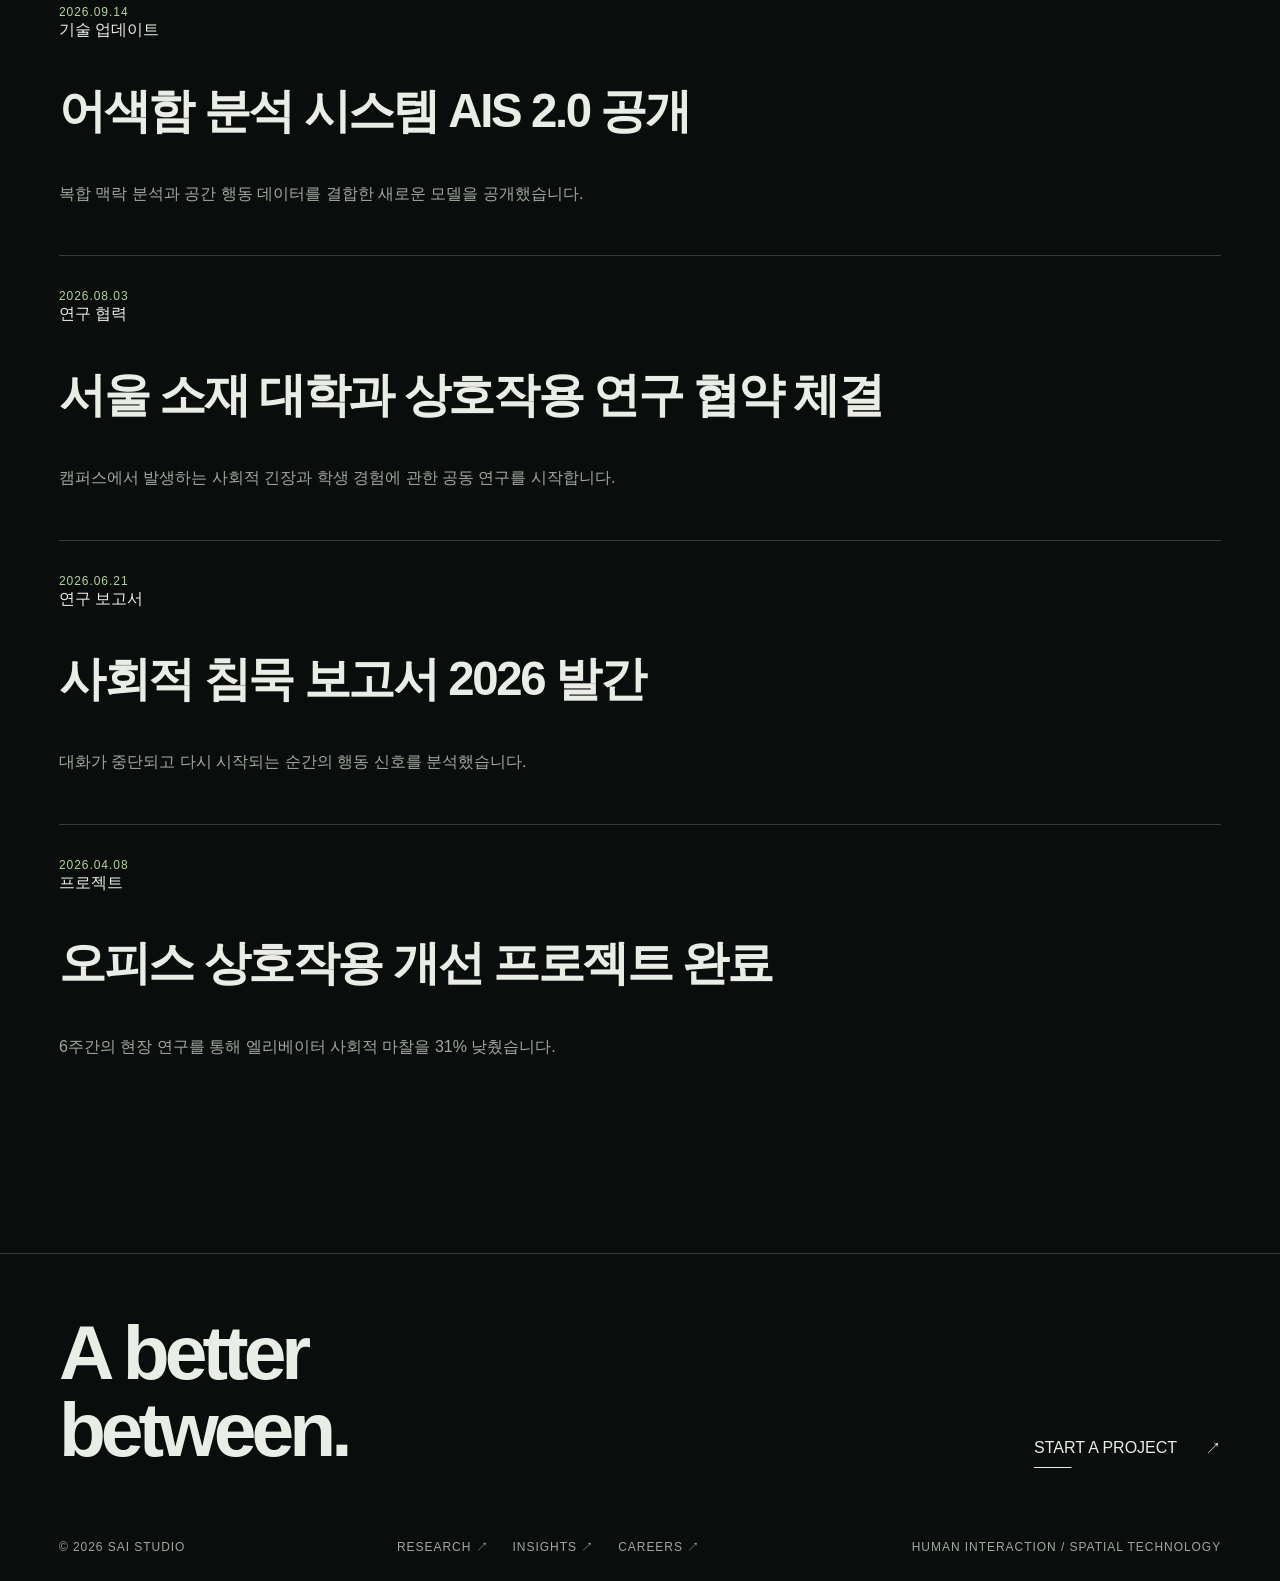
<file: SAI-STUDIO-DEPLOY/insights.html>
<!doctype html><html lang="ko"><head><script>try{if(sessionStorage.getItem("sai-arrival"))document.documentElement.classList.add("route-pending")}catch{}</script><meta charset="utf-8"><link rel="icon" href="favicon-signal.svg?v=2"><meta name="viewport" content="width=device-width,initial-scale=1"><meta name="description" content="사람과 사람, 공간과 사람 사이의 비언어적 긴장과 어색함을 관찰하고 공간의 변화를 설계하는 SAI STUDIO."><title>INSIGHTS — SAI STUDIO</title><link rel="stylesheet" href="studio-experience.css?v=7"><script defer src="studio-experience.js?v=9"></script><script defer src="studio-cases.js?v=9"></script><link rel="stylesheet" href="studio-cctv-field.css?v=1"><script defer src="studio-cctv-field.js?v=1"></script><link rel="stylesheet" href="studio-signal.css?v=1"><script defer src="studio-signal.js?v=1"></script></head><body data-page="STUDIO"><a class="skip" href="#main">본문 바로가기</a><header class="site-header"><a class="brand" href="index.html" aria-label="SAI STUDIO 홈"><strong>SAI</strong><span>STUDIO</span><i aria-hidden="true"></i></a><button class="menu-toggle" aria-haspopup="dialog" aria-controls="site-menu" aria-expanded="false"><span>MENU</span><span class="menu-sign" aria-hidden="true">+</span></button></header><dialog class="menu-dialog" id="site-menu" aria-label="전체 메뉴"><div class="menu-head"><a class="brand" href="index.html" aria-label="SAI STUDIO 홈"><strong>SAI</strong><span>STUDIO</span><i aria-hidden="true"></i></a><button class="menu-close" aria-label="전체 메뉴 닫기">CLOSE <span class="menu-sign" aria-hidden="true">×</span></button></div><nav class="menu-links" aria-label="주요 메뉴"><a class="menu-link" style="--i:0" href="studio.html" data-description="관찰에서 측정, 분석과 개입까지" data-cursor="ENTER" aria-current="page"><span class="mono">01</span><strong>STUDIO</strong><span class="menu-indicator" aria-hidden="true"></span></a><a class="menu-link" style="--i:1" href="projects.html" data-description="세 가지 상황, 세 개의 관측 기록" data-cursor="ENTER"><span class="mono">02</span><strong>WORK</strong><span class="menu-indicator" aria-hidden="true"></span></a><a class="menu-link" style="--i:2" href="careers.html" data-description="다른 사람들이 지나치는 현상을 발견하는 사람들" data-cursor="ENTER"><span class="mono">03</span><strong>CAREERS</strong><span class="menu-indicator" aria-hidden="true"></span></a><a class="menu-link" style="--i:3" href="start-project.html" data-description="관찰하고 싶은 상황을 들려주세요" data-cursor="START ↗"><span class="mono">04</span><strong>START A PROJECT</strong><span class="menu-indicator" aria-hidden="true"></span></a></nav><div class="menu-info"><p class="mono">SAI STUDIO / INDEX</p><p data-menu-info>보이지 않는 사이를 감지하고, 더 좋은 사이를 만듭니다.</p><a class="text-link" href="mailto:contact@awkwardlab.kr">contact@awkwardlab.kr ↗</a></div></dialog><main id="main"><div class="archive-content"><section class="page-hero"><p>INSIGHTS / ARCHIVE</p><h1>연구의 과정과 결과를<br/>지속적으로<br/><em>공개합니다.</em></h1><span>사회적 상호작용을 바라보는 새로운 관점과 축적된 데이터를 보고서와 소식으로 나눕니다.</span></section>
<section class="report-page detail-section" id="reports"><div class="detail-label"><span>대표 보고서</span><p>2026</p></div><div class="report-feature"><div><p>사회적 어색함 보고서 2026</p><h2>침묵과 거리,<br/>시선이 만드는<br/>사회적 긴장</h2><span>2,481개의 일상적 상호작용을 바탕으로 어색함이 시작되는 지점과 변화의 가능성을 분석했습니다.</span><p class="publication-status">보고서는 현재 발행 준비 중입니다.</p></div><dl><div><dt>분석 상황</dt><dd>2,481</dd></div><div><dt>연구 기간</dt><dd>12개월</dd></div><div><dt>평균 개선율</dt><dd>34%</dd></div></dl></div></section>
<section class="news-page detail-section" id="news"><div class="detail-label"><span>스튜디오 소식</span><p>News & Updates</p></div><div class="news-catalog"><article id="updates"><time>2026.09.14</time><div><span>기술 업데이트</span><h2>어색함 분석 시스템 AIS 2.0 공개</h2><p>복합 맥락 분석과 공간 행동 데이터를 결합한 새로운 모델을 공개했습니다.</p></div></article><article><time>2026.08.03</time><div><span>연구 협력</span><h2>서울 소재 대학과 상호작용 연구 협약 체결</h2><p>캠퍼스에서 발생하는 사회적 긴장과 학생 경험에 관한 공동 연구를 시작합니다.</p></div></article><article><time>2026.06.21</time><div><span>연구 보고서</span><h2>사회적 침묵 보고서 2026 발간</h2><p>대화가 중단되고 다시 시작되는 순간의 행동 신호를 분석했습니다.</p></div></article><article><time>2026.04.08</time><div><span>프로젝트</span><h2>오피스 상호작용 개선 프로젝트 완료</h2><p>6주간의 현장 연구를 통해 엘리베이터 사회적 마찰을 31% 낮췄습니다.</p></div></article></div></section></div></main><footer class="site-footer"><div class="footer-top"><p class="footer-title">A better<br>between.</p><a class="text-link" href="start-project.html" data-cursor="START ↗">START A PROJECT <span>↗</span></a></div><div class="footer-bottom mono"><span>© 2026 SAI STUDIO</span><div class="archive-links"><a href="research.html">RESEARCH ↗</a><a href="insights.html">INSIGHTS ↗</a><a href="careers.html">CAREERS ↗</a></div><span>HUMAN INTERACTION / SPATIAL TECHNOLOGY</span></div></footer><noscript><p class="no-js">메뉴: <a href="index.html">HOME</a> · <a href="studio.html">STUDIO</a> · <a href="projects.html">WORK</a> · <a href="careers.html">CAREERS</a> · <a href="start-project.html" data-cursor="START ↗">START A PROJECT</a></p></noscript></body></html>
</file>
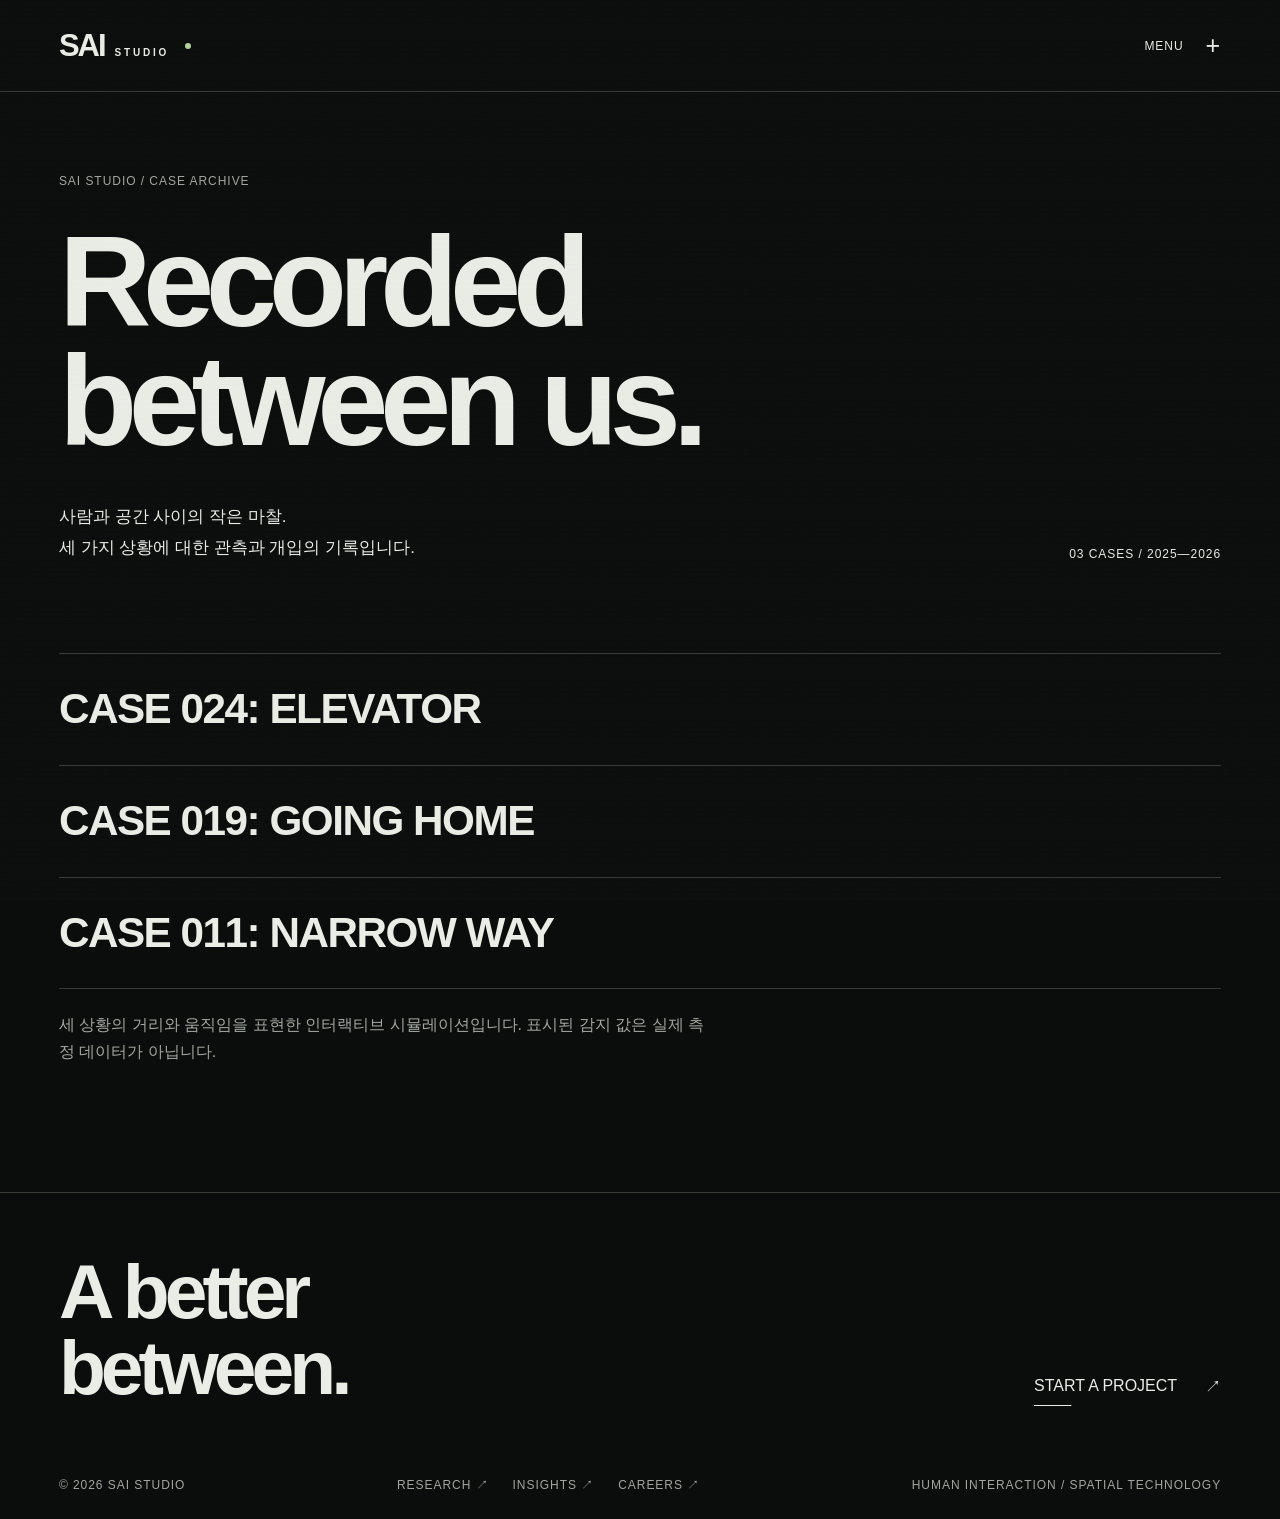
<file: SAI-STUDIO-DEPLOY/projects.html>
<!doctype html><html lang="ko"><head><script>try{if(sessionStorage.getItem("sai-arrival"))document.documentElement.classList.add("route-pending")}catch{}</script><meta charset="utf-8"><link rel="icon" href="favicon-signal.svg?v=2"><meta name="viewport" content="width=device-width,initial-scale=1"><meta name="description" content="사람과 사람, 공간과 사람 사이의 비언어적 긴장과 어색함을 관찰하고 공간의 변화를 설계하는 SAI STUDIO."><title>Observation archive — SAI STUDIO</title><link rel="stylesheet" href="studio-experience.css?v=7"><script defer src="studio-experience.js?v=9"></script><script defer src="studio-cases.js?v=9"></script><link rel="stylesheet" href="studio-cctv-field.css?v=1"><script defer src="studio-cctv-field.js?v=1"></script><link rel="stylesheet" href="studio-observation.css?v=8"><script defer src="studio-observation.js?v=9"></script><link rel="stylesheet" href="studio-signal.css?v=1"><script defer src="studio-signal.js?v=1"></script></head><body data-page="WORK"><a class="skip" href="#main">본문 바로가기</a><header class="site-header"><a class="brand" href="index.html" aria-label="SAI STUDIO 홈"><strong>SAI</strong><span>STUDIO</span><i aria-hidden="true"></i></a><button class="menu-toggle" aria-haspopup="dialog" aria-controls="site-menu" aria-expanded="false"><span>MENU</span><span class="menu-sign" aria-hidden="true">+</span></button></header><dialog class="menu-dialog" id="site-menu" aria-label="전체 메뉴"><div class="menu-head"><a class="brand" href="index.html" aria-label="SAI STUDIO 홈"><strong>SAI</strong><span>STUDIO</span><i aria-hidden="true"></i></a><button class="menu-close" aria-label="전체 메뉴 닫기">CLOSE <span class="menu-sign" aria-hidden="true">×</span></button></div><nav class="menu-links" aria-label="주요 메뉴"><a class="menu-link" style="--i:0" href="studio.html" data-description="관찰에서 측정, 분석과 개입까지" data-cursor="ENTER"><span class="mono">01</span><strong>STUDIO</strong><span class="menu-indicator" aria-hidden="true"></span></a><a class="menu-link" style="--i:1" href="projects.html" data-description="세 가지 상황, 세 개의 관측 기록" data-cursor="ENTER" aria-current="page"><span class="mono">02</span><strong>WORK</strong><span class="menu-indicator" aria-hidden="true"></span></a><a class="menu-link" style="--i:2" href="careers.html" data-description="다른 사람들이 지나치는 현상을 발견하는 사람들" data-cursor="ENTER"><span class="mono">03</span><strong>CAREERS</strong><span class="menu-indicator" aria-hidden="true"></span></a><a class="menu-link" style="--i:3" href="start-project.html" data-description="관찰하고 싶은 상황을 들려주세요" data-cursor="START ↗"><span class="mono">04</span><strong>START A PROJECT</strong><span class="menu-indicator" aria-hidden="true"></span></a></nav><div class="menu-info"><p class="mono">SAI STUDIO / INDEX</p><p data-menu-info>보이지 않는 사이를 감지하고, 더 좋은 사이를 만듭니다.</p><a class="text-link" href="mailto:contact@awkwardlab.kr">contact@awkwardlab.kr ↗</a></div></dialog><main id="main"><section class="page-hero"><p class="eyebrow">SAI STUDIO / CASE ARCHIVE</p><h1 class="display">Recorded<br>between us.</h1><div class="hero-bottom"><p>사람과 공간 사이의 작은 마찰.<br>세 가지 상황에 대한 관측과 개입의 기록입니다.</p><span class="mono">03 CASES / 2025—2026</span></div></section><section class="section" style="padding-top:20px"><div class="case-list" data-case-list><button class="case-row" id="project-024" data-case="0" aria-haspopup="dialog" data-cursor="VIEW CASE"><span class="case-number mono">01</span><span><span class="case-caption mono">CASE / 024</span><span class="case-name">elevator</span></span><span class="case-location">오피스 복합공간 A · 2026</span><span class="case-arrow" aria-hidden="true">↗</span></button><button class="case-row" id="project-019" data-case="1" aria-haspopup="dialog" data-cursor="VIEW CASE"><span class="case-number mono">02</span><span><span class="case-caption mono">CASE / 019</span><span class="case-name">going home</span></span><span class="case-location">서울 소재 대학 B · 2025</span><span class="case-arrow" aria-hidden="true">↗</span></button><button class="case-row" id="project-011" data-case="2" aria-haspopup="dialog" data-cursor="VIEW CASE"><span class="case-number mono">03</span><span><span class="case-caption mono">CASE / 011</span><span class="case-name">narrow way</span></span><span class="case-location">복합문화공간 C · 2025</span><span class="case-arrow" aria-hidden="true">↗</span></button></div><p class="work-footnote">세 상황의 거리와 움직임을 표현한 인터랙티브 시뮬레이션입니다. 표시된 감지 값은 실제 측정 데이터가 아닙니다.</p></section></main><footer class="site-footer"><div class="footer-top"><p class="footer-title">A better<br>between.</p><a class="text-link" href="start-project.html" data-cursor="START ↗">START A PROJECT <span>↗</span></a></div><div class="footer-bottom mono"><span>© 2026 SAI STUDIO</span><div class="archive-links"><a href="research.html">RESEARCH ↗</a><a href="insights.html">INSIGHTS ↗</a><a href="careers.html">CAREERS ↗</a></div><span>HUMAN INTERACTION / SPATIAL TECHNOLOGY</span></div></footer><noscript><p class="no-js">메뉴: <a href="index.html">HOME</a> · <a href="studio.html">STUDIO</a> · <a href="projects.html">WORK</a> · <a href="careers.html">CAREERS</a> · <a href="start-project.html" data-cursor="START ↗">START A PROJECT</a></p></noscript></body></html>
</file>
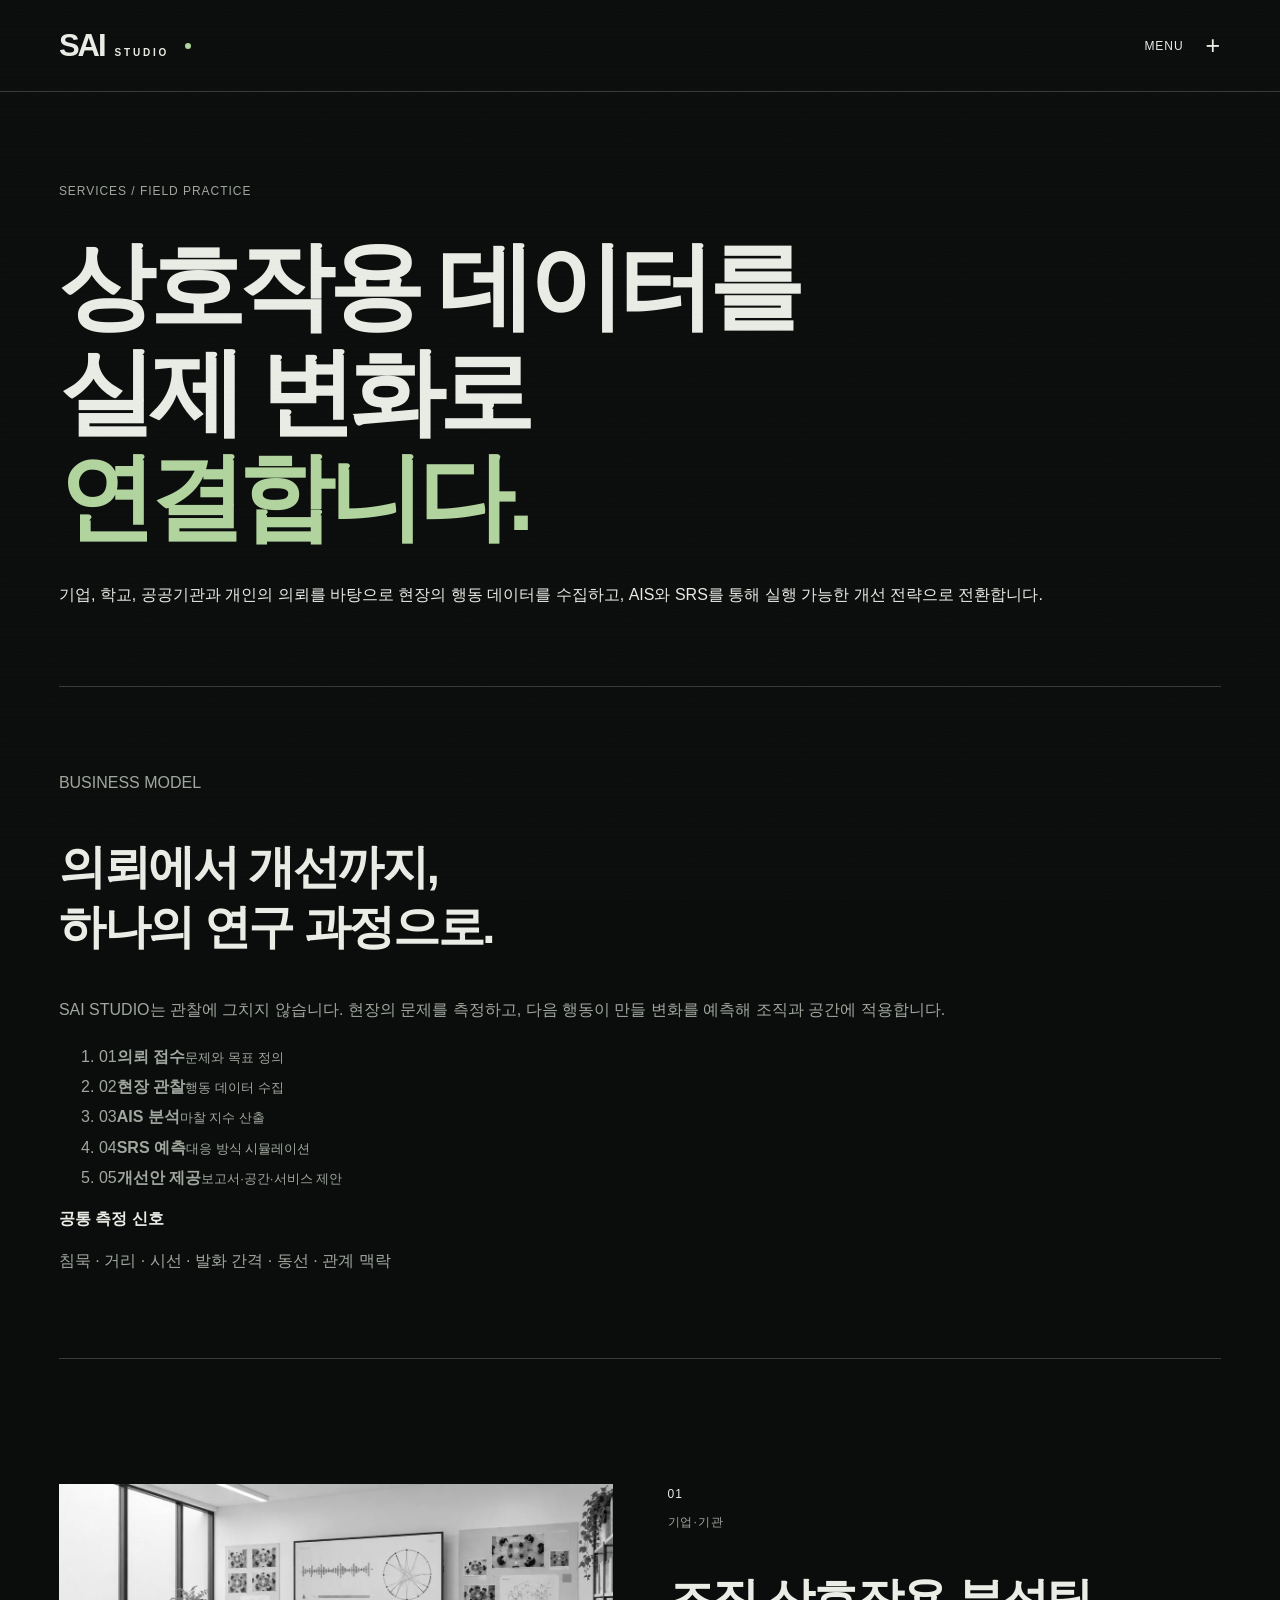
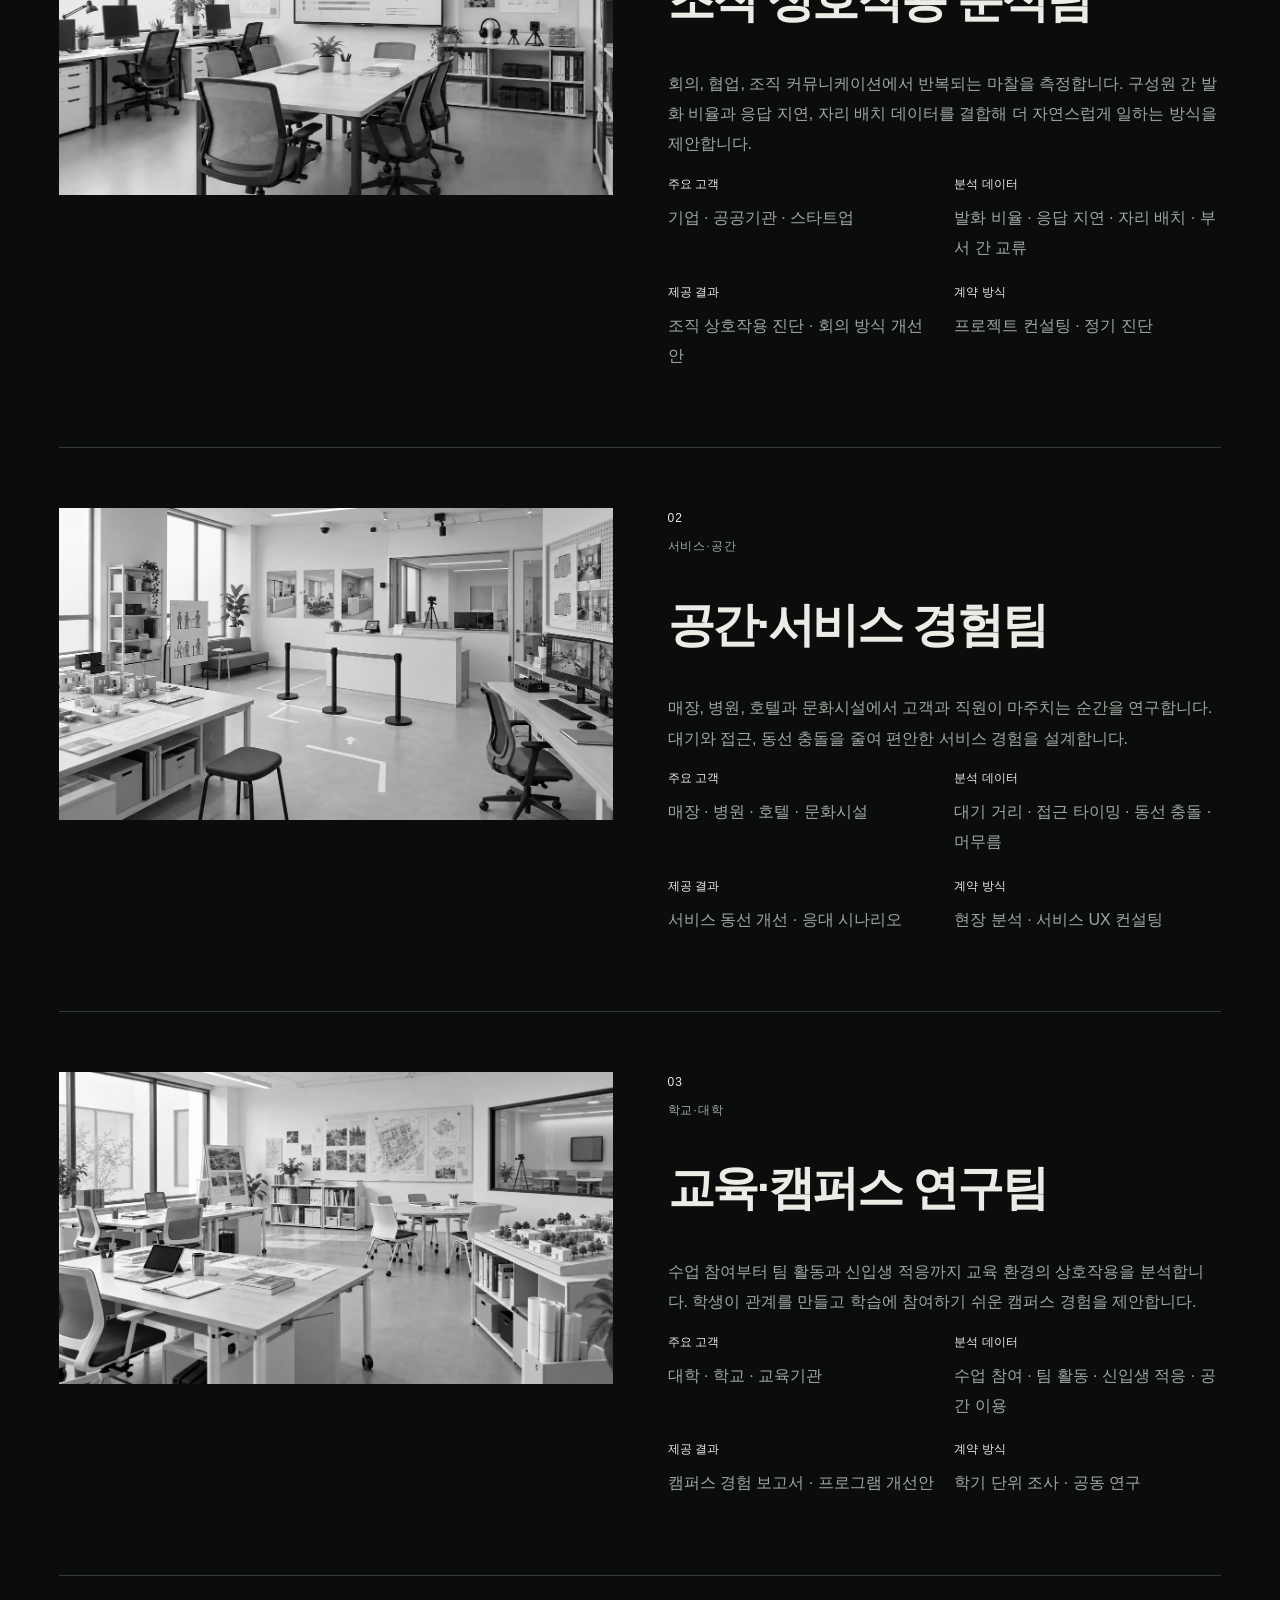
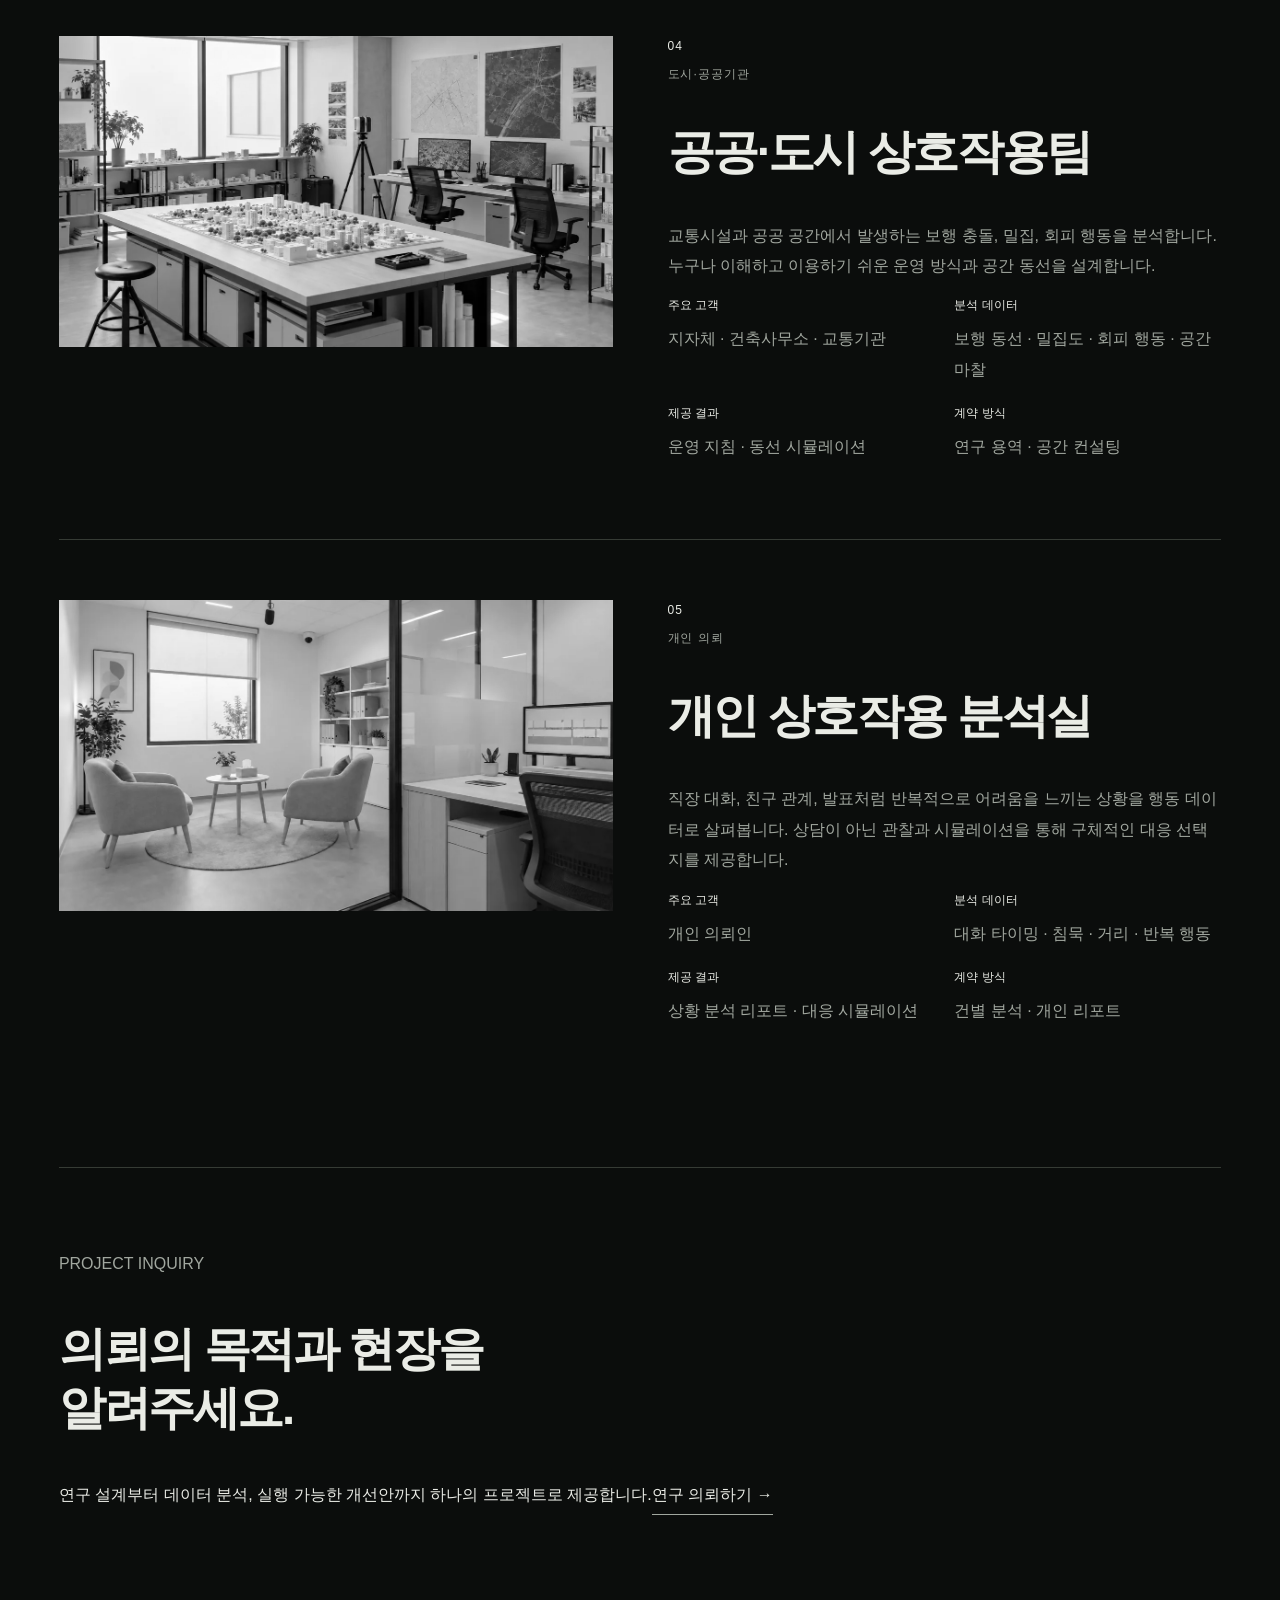
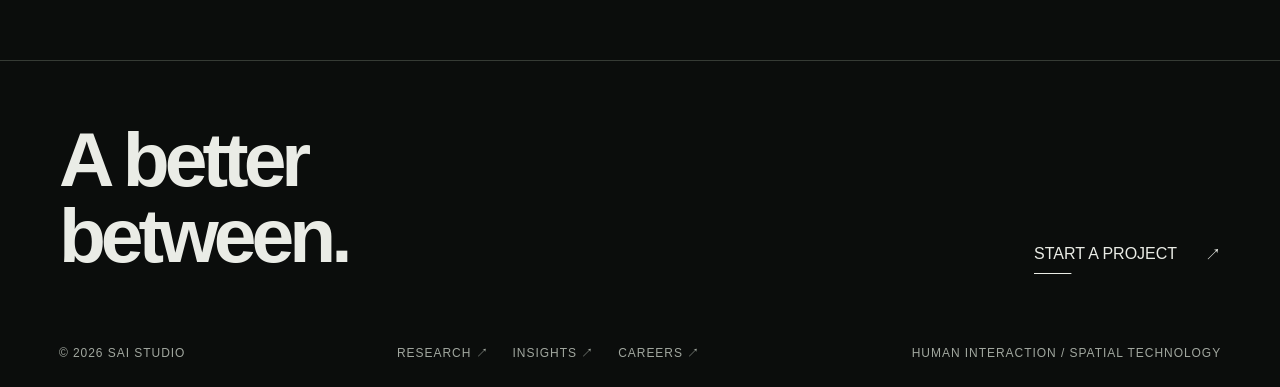
<file: SAI-STUDIO-DEPLOY/research.html>
<!doctype html><html lang="ko"><head><script>try{if(sessionStorage.getItem("sai-arrival"))document.documentElement.classList.add("route-pending")}catch{}</script><meta charset="utf-8"><link rel="icon" href="favicon-signal.svg?v=2"><meta name="viewport" content="width=device-width,initial-scale=1"><meta name="description" content="사람과 사람, 공간과 사람 사이의 비언어적 긴장과 어색함을 관찰하고 공간의 변화를 설계하는 SAI STUDIO."><title>RESEARCH — SAI STUDIO</title><link rel="stylesheet" href="studio-experience.css?v=7"><script defer src="studio-experience.js?v=9"></script><script defer src="studio-cases.js?v=9"></script><link rel="stylesheet" href="studio-cctv-field.css?v=1"><script defer src="studio-cctv-field.js?v=1"></script><link rel="stylesheet" href="studio-signal.css?v=1"><script defer src="studio-signal.js?v=1"></script></head><body data-page="STUDIO"><a class="skip" href="#main">본문 바로가기</a><header class="site-header"><a class="brand" href="index.html" aria-label="SAI STUDIO 홈"><strong>SAI</strong><span>STUDIO</span><i aria-hidden="true"></i></a><button class="menu-toggle" aria-haspopup="dialog" aria-controls="site-menu" aria-expanded="false"><span>MENU</span><span class="menu-sign" aria-hidden="true">+</span></button></header><dialog class="menu-dialog" id="site-menu" aria-label="전체 메뉴"><div class="menu-head"><a class="brand" href="index.html" aria-label="SAI STUDIO 홈"><strong>SAI</strong><span>STUDIO</span><i aria-hidden="true"></i></a><button class="menu-close" aria-label="전체 메뉴 닫기">CLOSE <span class="menu-sign" aria-hidden="true">×</span></button></div><nav class="menu-links" aria-label="주요 메뉴"><a class="menu-link" style="--i:0" href="studio.html" data-description="관찰에서 측정, 분석과 개입까지" data-cursor="ENTER" aria-current="page"><span class="mono">01</span><strong>STUDIO</strong><span class="menu-indicator" aria-hidden="true"></span></a><a class="menu-link" style="--i:1" href="projects.html" data-description="세 가지 상황, 세 개의 관측 기록" data-cursor="ENTER"><span class="mono">02</span><strong>WORK</strong><span class="menu-indicator" aria-hidden="true"></span></a><a class="menu-link" style="--i:2" href="careers.html" data-description="다른 사람들이 지나치는 현상을 발견하는 사람들" data-cursor="ENTER"><span class="mono">03</span><strong>CAREERS</strong><span class="menu-indicator" aria-hidden="true"></span></a><a class="menu-link" style="--i:3" href="start-project.html" data-description="관찰하고 싶은 상황을 들려주세요" data-cursor="START ↗"><span class="mono">04</span><strong>START A PROJECT</strong><span class="menu-indicator" aria-hidden="true"></span></a></nav><div class="menu-info"><p class="mono">SAI STUDIO / INDEX</p><p data-menu-info>보이지 않는 사이를 감지하고, 더 좋은 사이를 만듭니다.</p><a class="text-link" href="mailto:contact@awkwardlab.kr">contact@awkwardlab.kr ↗</a></div></dialog><main id="main"><div class="archive-content">
    <section class="page-hero research-hero">
      <p>SERVICES / FIELD PRACTICE</p>
      <h1>상호작용 데이터를<br/>실제 변화로<br/><em>연결합니다.</em></h1>
      <span>기업, 학교, 공공기관과 개인의 의뢰를 바탕으로 현장의 행동 데이터를 수집하고, AIS와 SRS를 통해 실행 가능한 개선 전략으로 전환합니다.</span>
    </section>
    <section class="business-model detail-section" aria-labelledby="model-title">
      <div class="model-heading">
        <p>BUSINESS MODEL</p>
        <div><h2 id="model-title">의뢰에서 개선까지,<br/>하나의 연구 과정으로.</h2><p>SAI STUDIO는 관찰에 그치지 않습니다. 현장의 문제를 측정하고, 다음 행동이 만들 변화를 예측해 조직과 공간에 적용합니다.</p></div>
      </div>
      <ol class="commission-flow" aria-label="프로젝트 진행 과정">
        <li><span>01</span><strong>의뢰 접수</strong><small>문제와 목표 정의</small></li><li><span>02</span><strong>현장 관찰</strong><small>행동 데이터 수집</small></li><li><span>03</span><strong>AIS 분석</strong><small>마찰 지수 산출</small></li><li><span>04</span><strong>SRS 예측</strong><small>대응 방식 시뮬레이션</small></li><li><span>05</span><strong>개선안 제공</strong><small>보고서·공간·서비스 제안</small></li>
      </ol>
      <div class="shared-signals"><strong>공통 측정 신호</strong><p>침묵 <span>·</span> 거리 <span>·</span> 시선 <span>·</span> 발화 간격 <span>·</span> 동선 <span>·</span> 관계 맥락</p></div>
    </section>
    <section class="division-list detail-section" aria-label="다섯 개 사업·연구 부서">
      <article class="division" id="corporate">
        <figure class="division-visual"><img src="assets/research-corporate.webp" width="1672" height="941" alt="회의와 협업 데이터를 분석하는 조직 상호작용 분석팀 사무실" loading="lazy"/></figure>
        <div class="division-copy"><div class="division-title-row"><span class="division-index">01</span><div><p class="division-kicker">기업·기관</p><h2>조직 상호작용 분석팀</h2></div></div><p class="division-summary">회의, 협업, 조직 커뮤니케이션에서 반복되는 마찰을 측정합니다. 구성원 간 발화 비율과 응답 지연, 자리 배치 데이터를 결합해 더 자연스럽게 일하는 방식을 제안합니다.</p><dl class="division-facts"><div><dt>주요 고객</dt><dd>기업 · 공공기관 · 스타트업</dd></div><div><dt>분석 데이터</dt><dd>발화 비율 · 응답 지연 · 자리 배치 · 부서 간 교류</dd></div><div><dt>제공 결과</dt><dd>조직 상호작용 진단 · 회의 방식 개선안</dd></div><div><dt>계약 방식</dt><dd>프로젝트 컨설팅 · 정기 진단</dd></div></dl></div>
      </article>
      <article class="division" id="service">
        <figure class="division-visual"><img src="assets/research-service.webp" width="1672" height="941" alt="서비스 공간의 이동과 응대 장면을 실험하는 공간·서비스 경험팀 연구실" loading="lazy"/></figure>
        <div class="division-copy"><div class="division-title-row"><span class="division-index">02</span><div><p class="division-kicker">서비스·공간</p><h2>공간·서비스 경험팀</h2></div></div><p class="division-summary">매장, 병원, 호텔과 문화시설에서 고객과 직원이 마주치는 순간을 연구합니다. 대기와 접근, 동선 충돌을 줄여 편안한 서비스 경험을 설계합니다.</p><dl class="division-facts"><div><dt>주요 고객</dt><dd>매장 · 병원 · 호텔 · 문화시설</dd></div><div><dt>분석 데이터</dt><dd>대기 거리 · 접근 타이밍 · 동선 충돌 · 머무름</dd></div><div><dt>제공 결과</dt><dd>서비스 동선 개선 · 응대 시나리오</dd></div><div><dt>계약 방식</dt><dd>현장 분석 · 서비스 UX 컨설팅</dd></div></dl></div>
      </article>
      <article class="division" id="campus">
        <figure class="division-visual"><img src="assets/research-campus.webp" width="1672" height="941" alt="학생들의 협업과 캠퍼스 생활을 분석하는 교육·캠퍼스 연구팀 공간" loading="lazy"/></figure>
        <div class="division-copy"><div class="division-title-row"><span class="division-index">03</span><div><p class="division-kicker">학교·대학</p><h2>교육·캠퍼스 연구팀</h2></div></div><p class="division-summary">수업 참여부터 팀 활동과 신입생 적응까지 교육 환경의 상호작용을 분석합니다. 학생이 관계를 만들고 학습에 참여하기 쉬운 캠퍼스 경험을 제안합니다.</p><dl class="division-facts"><div><dt>주요 고객</dt><dd>대학 · 학교 · 교육기관</dd></div><div><dt>분석 데이터</dt><dd>수업 참여 · 팀 활동 · 신입생 적응 · 공간 이용</dd></div><div><dt>제공 결과</dt><dd>캠퍼스 경험 보고서 · 프로그램 개선안</dd></div><div><dt>계약 방식</dt><dd>학기 단위 조사 · 공동 연구</dd></div></dl></div>
      </article>
      <article class="division" id="public">
        <figure class="division-visual"><img src="assets/research-public.webp" width="1672" height="941" alt="도시 보행과 공공 공간 데이터를 분석하는 공공·도시 상호작용팀 연구실" loading="lazy"/></figure>
        <div class="division-copy"><div class="division-title-row"><span class="division-index">04</span><div><p class="division-kicker">도시·공공기관</p><h2>공공·도시 상호작용팀</h2></div></div><p class="division-summary">교통시설과 공공 공간에서 발생하는 보행 충돌, 밀집, 회피 행동을 분석합니다. 누구나 이해하고 이용하기 쉬운 운영 방식과 공간 동선을 설계합니다.</p><dl class="division-facts"><div><dt>주요 고객</dt><dd>지자체 · 건축사무소 · 교통기관</dd></div><div><dt>분석 데이터</dt><dd>보행 동선 · 밀집도 · 회피 행동 · 공간 마찰</dd></div><div><dt>제공 결과</dt><dd>운영 지침 · 동선 시뮬레이션</dd></div><div><dt>계약 방식</dt><dd>연구 용역 · 공간 컨설팅</dd></div></dl></div>
      </article>
      <article class="division" id="personal">
        <figure class="division-visual"><img src="assets/research-personal.webp" width="1672" height="941" alt="개인의 상호작용 상황을 분석하는 조용한 개인 분석실" loading="lazy"/></figure>
        <div class="division-copy"><div class="division-title-row"><span class="division-index">05</span><div><p class="division-kicker">개인 의뢰</p><h2>개인 상호작용 분석실</h2></div></div><p class="division-summary">직장 대화, 친구 관계, 발표처럼 반복적으로 어려움을 느끼는 상황을 행동 데이터로 살펴봅니다. 상담이 아닌 관찰과 시뮬레이션을 통해 구체적인 대응 선택지를 제공합니다.</p><dl class="division-facts"><div><dt>주요 고객</dt><dd>개인 의뢰인</dd></div><div><dt>분석 데이터</dt><dd>대화 타이밍 · 침묵 · 거리 · 반복 행동</dd></div><div><dt>제공 결과</dt><dd>상황 분석 리포트 · 대응 시뮬레이션</dd></div><div><dt>계약 방식</dt><dd>건별 분석 · 개인 리포트</dd></div></dl></div>
      </article>
    </section>
    <section class="research-cta"><p>PROJECT INQUIRY</p><h2>의뢰의 목적과 현장을<br/>알려주세요.</h2><span>연구 설계부터 데이터 분석, 실행 가능한 개선안까지 하나의 프로젝트로 제공합니다.</span><a href="mailto:contact@awkwardlab.kr">연구 의뢰하기 →</a></section>
  </div></main><footer class="site-footer"><div class="footer-top"><p class="footer-title">A better<br>between.</p><a class="text-link" href="start-project.html" data-cursor="START ↗">START A PROJECT <span>↗</span></a></div><div class="footer-bottom mono"><span>© 2026 SAI STUDIO</span><div class="archive-links"><a href="research.html">RESEARCH ↗</a><a href="insights.html">INSIGHTS ↗</a><a href="careers.html">CAREERS ↗</a></div><span>HUMAN INTERACTION / SPATIAL TECHNOLOGY</span></div></footer><noscript><p class="no-js">메뉴: <a href="index.html">HOME</a> · <a href="studio.html">STUDIO</a> · <a href="projects.html">WORK</a> · <a href="careers.html">CAREERS</a> · <a href="start-project.html" data-cursor="START ↗">START A PROJECT</a></p></noscript></body></html>
</file>
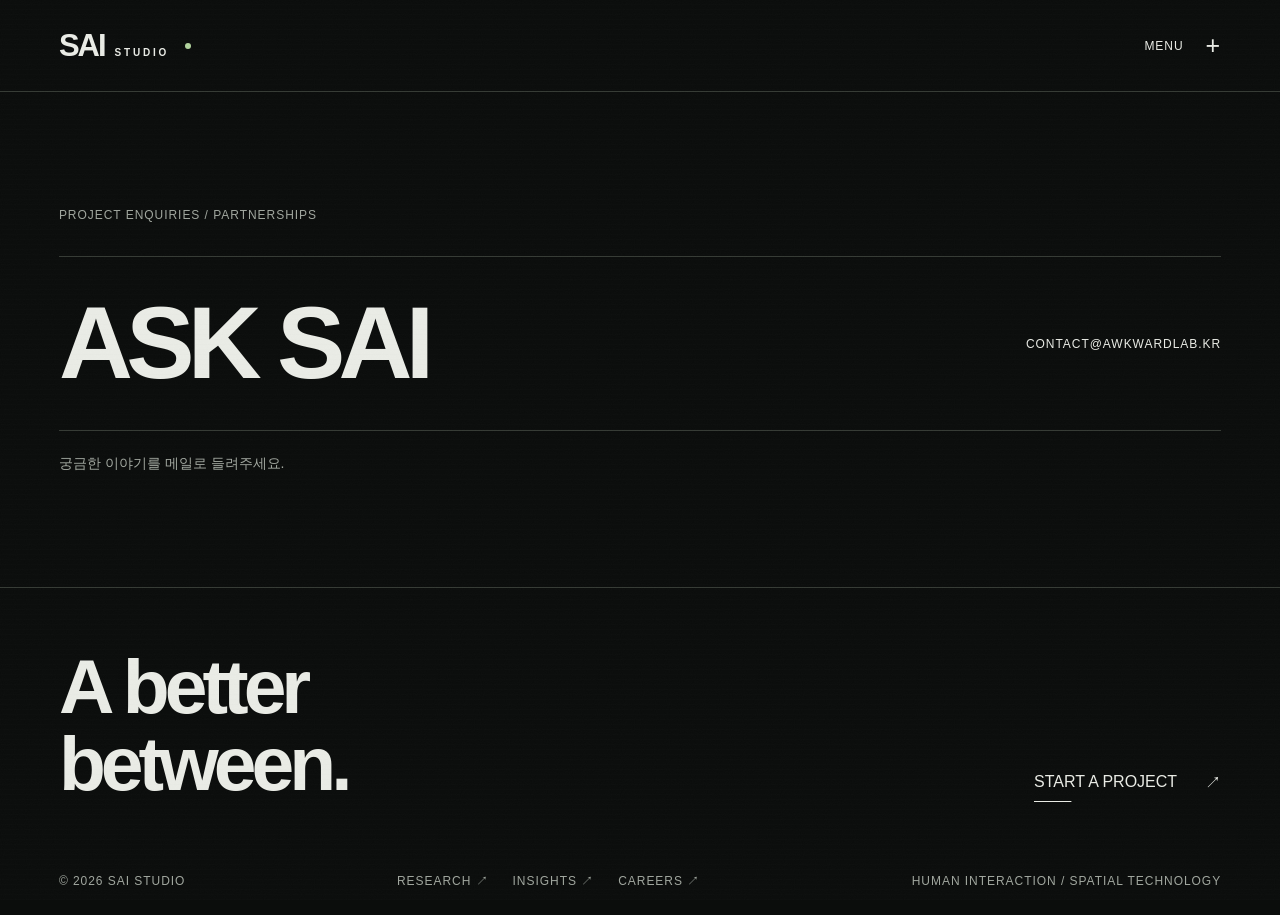
<file: SAI-STUDIO-DEPLOY/start-project.html>
<!doctype html><html lang="ko"><head><script>try{if(sessionStorage.getItem("sai-arrival"))document.documentElement.classList.add("route-pending")}catch{}</script><meta charset="utf-8"><link rel="icon" href="favicon-signal.svg?v=2"><meta name="viewport" content="width=device-width,initial-scale=1"><meta name="description" content="사람과 사람, 공간과 사람 사이의 비언어적 긴장과 어색함을 관찰하고 공간의 변화를 설계하는 SAI STUDIO."><title>Start a project — SAI STUDIO</title><link rel="stylesheet" href="studio-experience.css?v=7"><script defer src="studio-experience.js?v=9"></script><script defer src="studio-cases.js?v=9"></script><link rel="stylesheet" href="studio-ask-sai.css?v=1"><link rel="stylesheet" href="studio-cctv-field.css?v=1"><script defer src="studio-cctv-field.js?v=1"></script><link rel="stylesheet" href="studio-signal.css?v=1"><script defer src="studio-signal.js?v=1"></script></head><body data-page="START A PROJECT"><a class="skip" href="#main">본문 바로가기</a><header class="site-header"><a class="brand" href="index.html" aria-label="SAI STUDIO 홈"><strong>SAI</strong><span>STUDIO</span><i aria-hidden="true"></i></a><button class="menu-toggle" aria-haspopup="dialog" aria-controls="site-menu" aria-expanded="false"><span>MENU</span><span class="menu-sign" aria-hidden="true">+</span></button></header><dialog class="menu-dialog" id="site-menu" aria-label="전체 메뉴"><div class="menu-head"><a class="brand" href="index.html" aria-label="SAI STUDIO 홈"><strong>SAI</strong><span>STUDIO</span><i aria-hidden="true"></i></a><button class="menu-close" aria-label="전체 메뉴 닫기">CLOSE <span class="menu-sign" aria-hidden="true">×</span></button></div><nav class="menu-links" aria-label="주요 메뉴"><a class="menu-link" style="--i:0" href="studio.html" data-description="관찰에서 측정, 분석과 개입까지" data-cursor="ENTER"><span class="mono">01</span><strong>STUDIO</strong><span class="menu-indicator" aria-hidden="true"></span></a><a class="menu-link" style="--i:1" href="projects.html" data-description="세 가지 상황, 세 개의 관측 기록" data-cursor="ENTER"><span class="mono">02</span><strong>WORK</strong><span class="menu-indicator" aria-hidden="true"></span></a><a class="menu-link" style="--i:2" href="careers.html" data-description="다른 사람들이 지나치는 현상을 발견하는 사람들" data-cursor="ENTER"><span class="mono">03</span><strong>CAREERS</strong><span class="menu-indicator" aria-hidden="true"></span></a><a class="menu-link" style="--i:3" href="start-project.html" data-description="관찰하고 싶은 상황을 들려주세요" data-cursor="START ↗" aria-current="page"><span class="mono">04</span><strong>START A PROJECT</strong><span class="menu-indicator" aria-hidden="true"></span></a></nav><div class="menu-info"><p class="mono">SAI STUDIO / INDEX</p><p data-menu-info>보이지 않는 사이를 감지하고, 더 좋은 사이를 만듭니다.</p><a class="text-link" href="mailto:contact@awkwardlab.kr">contact@awkwardlab.kr ↗</a></div></dialog><main id="main"><section class="ask-sai" aria-label="SAI 문의"><p class="eyebrow">PROJECT ENQUIRIES / PARTNERSHIPS</p><a class="ask-sai-link" href="mailto:contact@awkwardlab.kr?subject=ASK%20SAI" aria-label="ASK SAI — 이메일로 문의하기"><h1>ASK SAI</h1><span class="mono">contact@awkwardlab.kr</span></a><p class="ask-sai-note">궁금한 이야기를 메일로 들려주세요.</p></section></main><footer class="site-footer"><div class="footer-top"><p class="footer-title">A better<br>between.</p><a class="text-link" href="start-project.html" data-cursor="START ↗">START A PROJECT <span>↗</span></a></div><div class="footer-bottom mono"><span>© 2026 SAI STUDIO</span><div class="archive-links"><a href="research.html">RESEARCH ↗</a><a href="insights.html">INSIGHTS ↗</a><a href="careers.html">CAREERS ↗</a></div><span>HUMAN INTERACTION / SPATIAL TECHNOLOGY</span></div></footer><noscript><p class="no-js">메뉴: <a href="index.html">HOME</a> · <a href="studio.html">STUDIO</a> · <a href="projects.html">WORK</a> · <a href="careers.html">CAREERS</a> · <a href="start-project.html" data-cursor="START ↗">START A PROJECT</a></p></noscript></body></html>
</file>
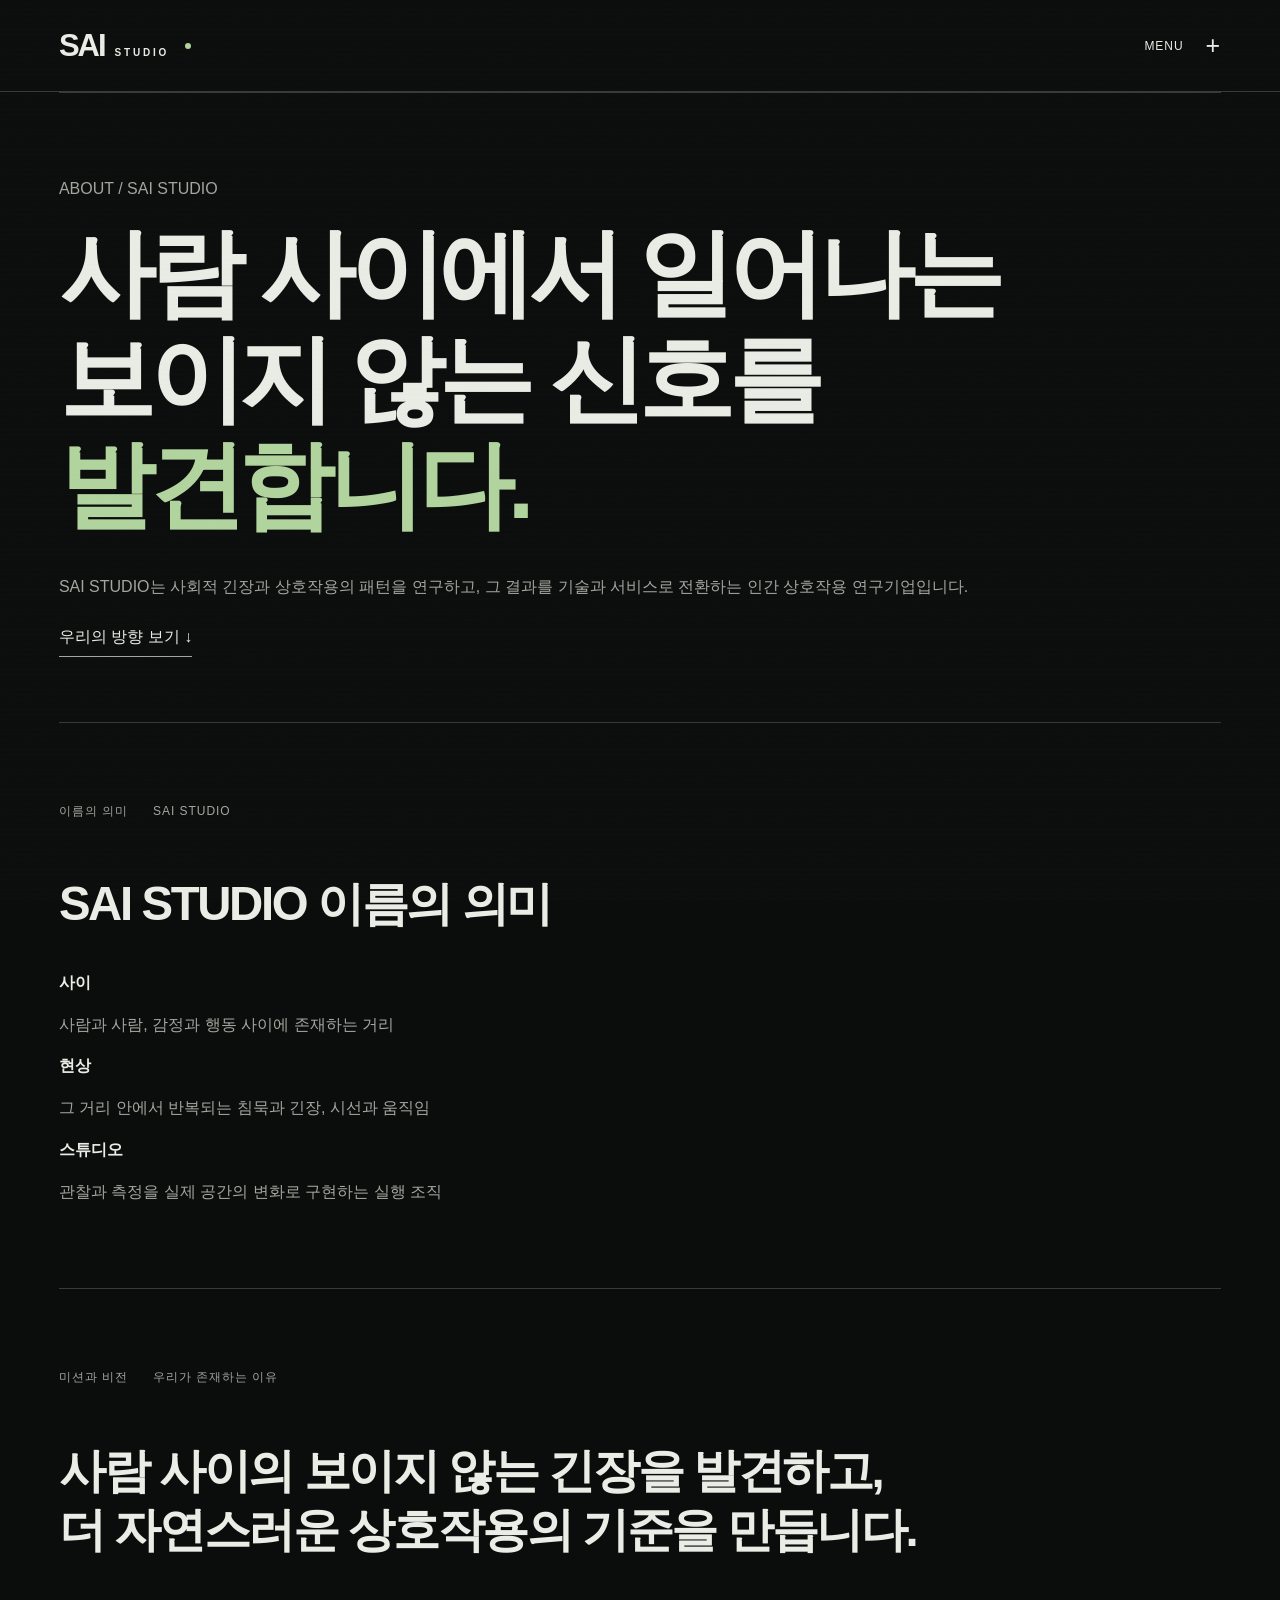
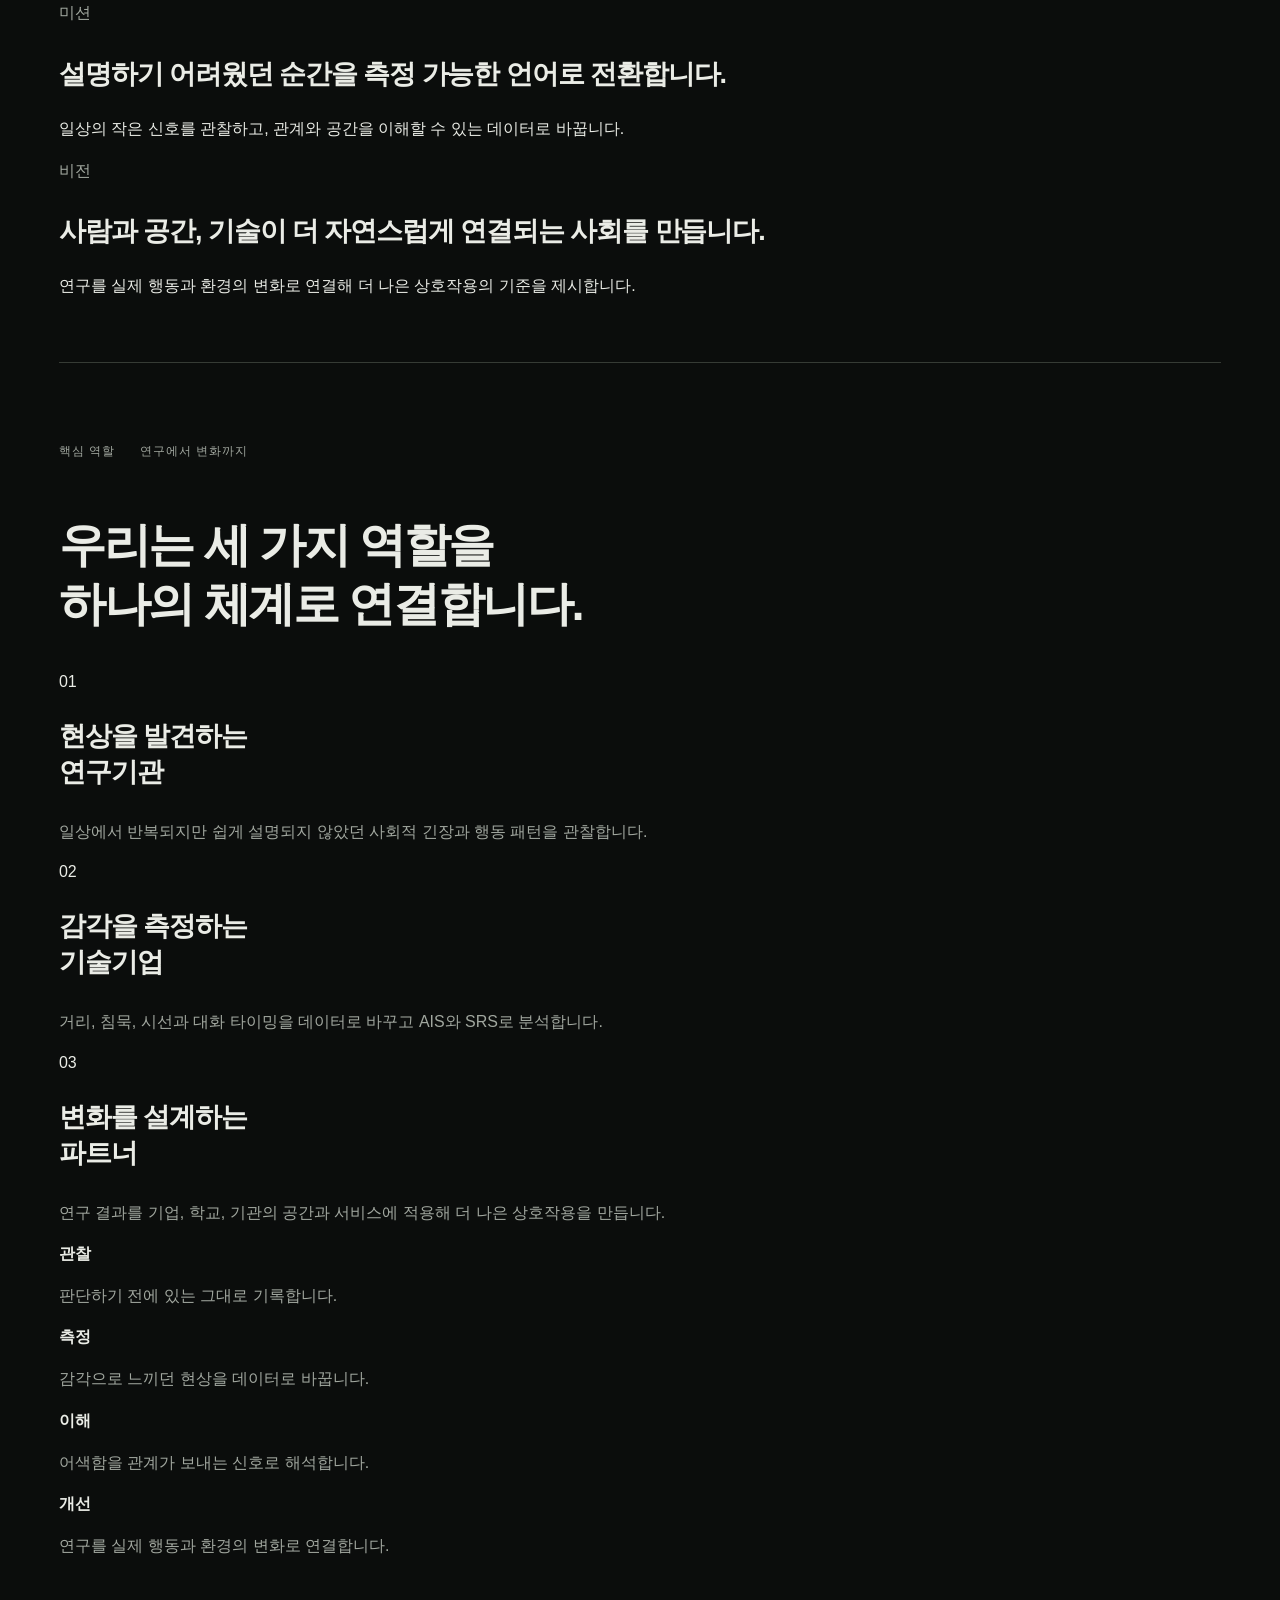
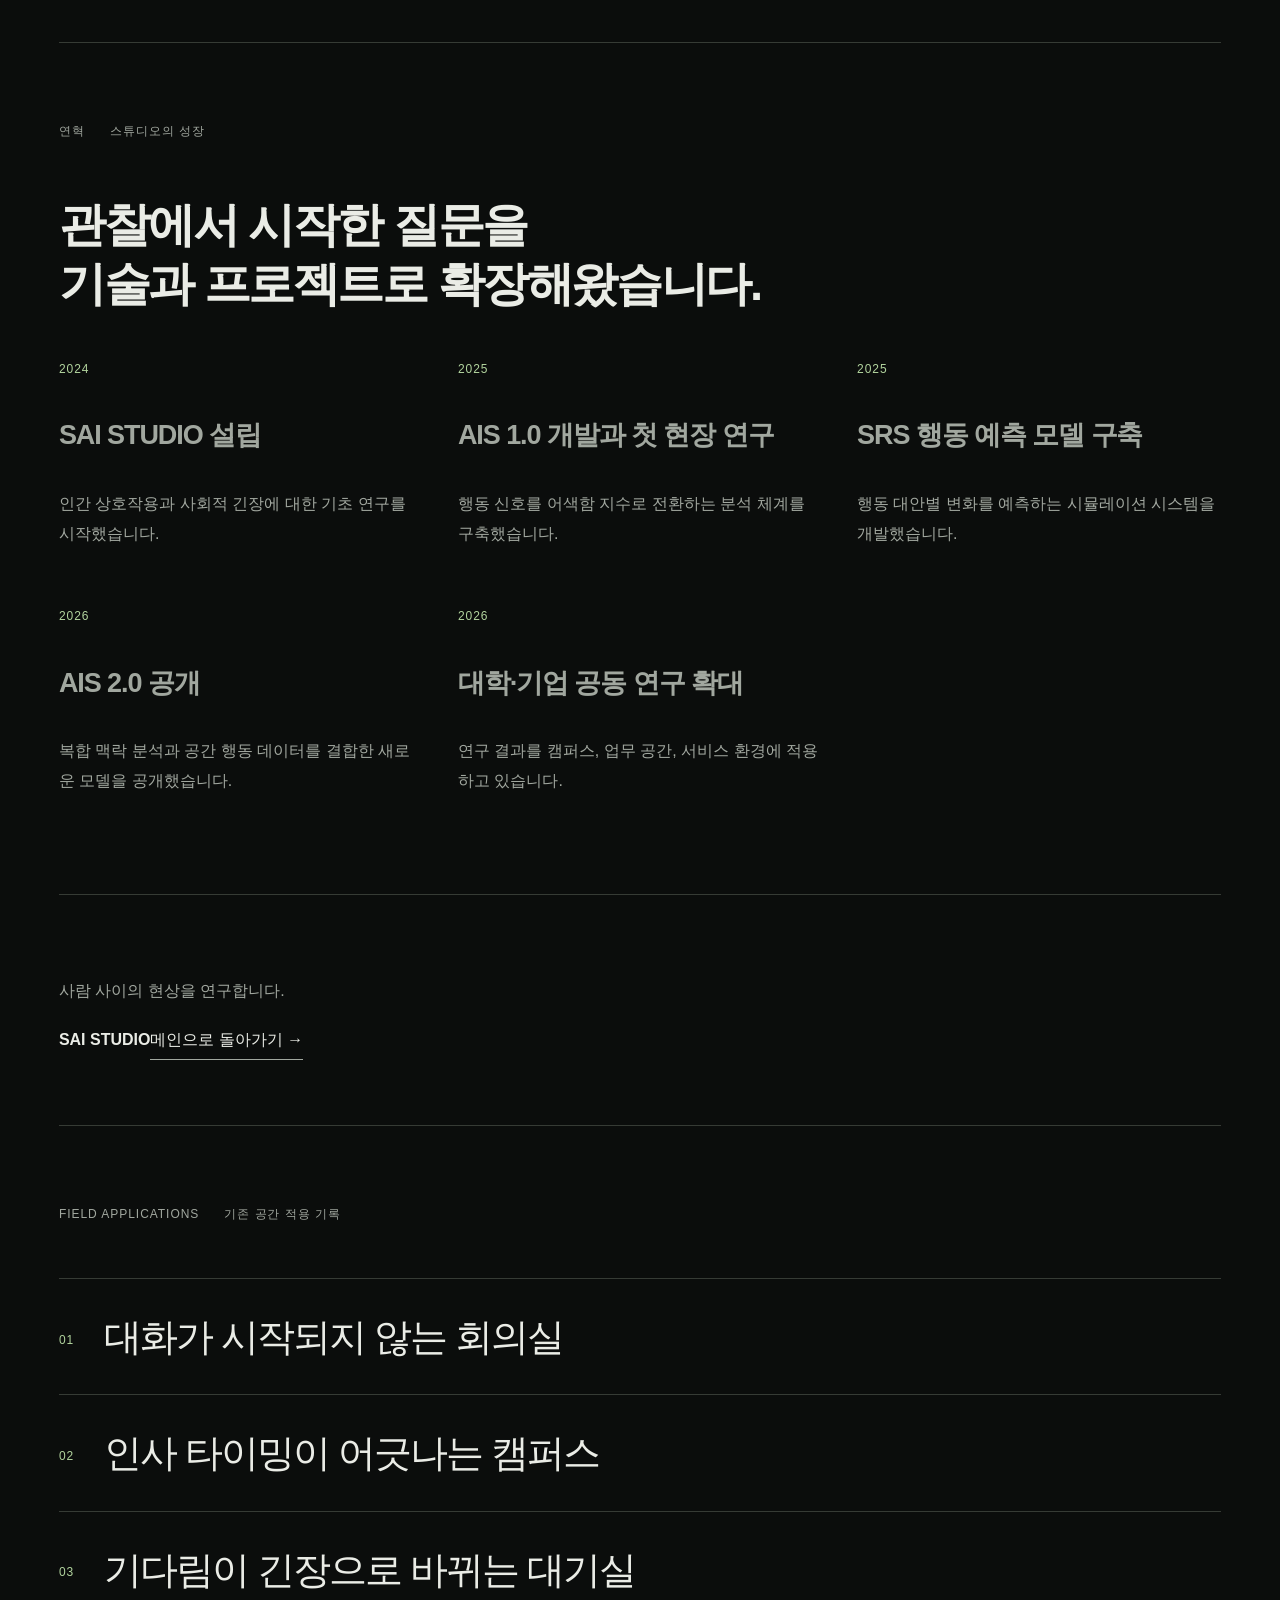
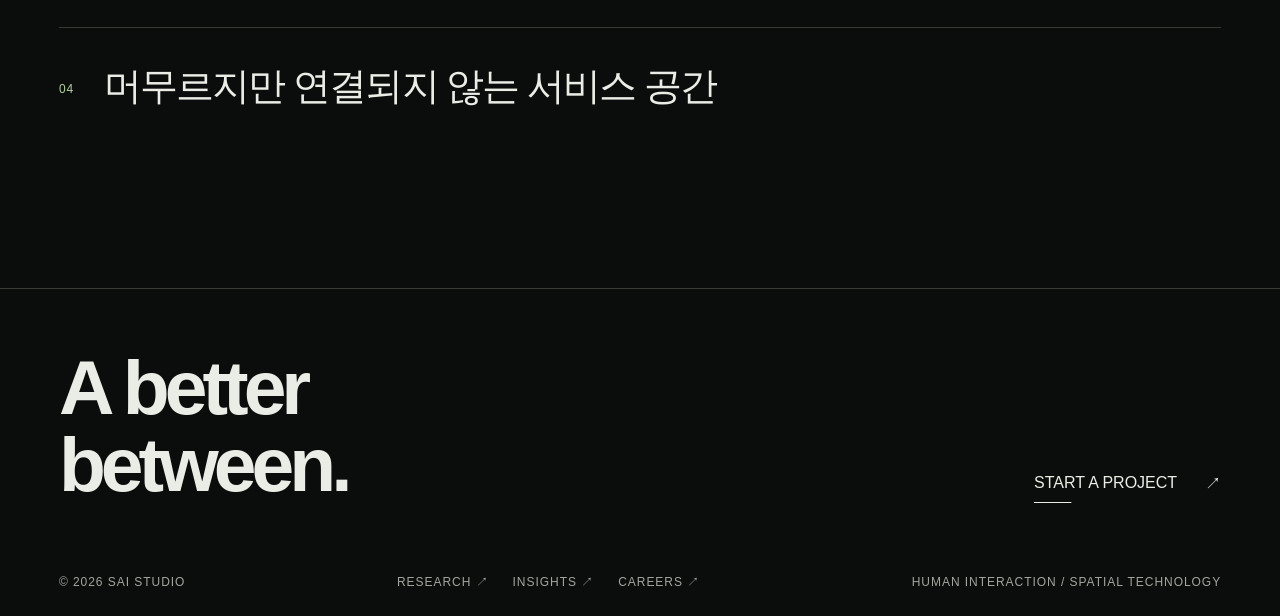
<file: SAI-STUDIO-DEPLOY/studio-archive.html>
<!doctype html><html lang="ko"><head><script>try{if(sessionStorage.getItem("sai-arrival"))document.documentElement.classList.add("route-pending")}catch{}</script><meta charset="utf-8"><link rel="icon" href="favicon-signal.svg?v=2"><meta name="viewport" content="width=device-width,initial-scale=1"><meta name="description" content="사람과 사람, 공간과 사람 사이의 비언어적 긴장과 어색함을 관찰하고 공간의 변화를 설계하는 SAI STUDIO."><title>Studio record — SAI STUDIO</title><link rel="stylesheet" href="studio-experience.css?v=7"><script defer src="studio-experience.js?v=9"></script><script defer src="studio-cases.js?v=9"></script><script>if(location.hash==="#teams"||location.hash==="#organization")location.replace("careers.html")</script><link rel="stylesheet" href="studio-cctv-field.css?v=1"><script defer src="studio-cctv-field.js?v=1"></script><link rel="stylesheet" href="studio-signal.css?v=1"><script defer src="studio-signal.js?v=1"></script></head><body data-page="STUDIO"><a class="skip" href="#main">본문 바로가기</a><header class="site-header"><a class="brand" href="index.html" aria-label="SAI STUDIO 홈"><strong>SAI</strong><span>STUDIO</span><i aria-hidden="true"></i></a><button class="menu-toggle" aria-haspopup="dialog" aria-controls="site-menu" aria-expanded="false"><span>MENU</span><span class="menu-sign" aria-hidden="true">+</span></button></header><dialog class="menu-dialog" id="site-menu" aria-label="전체 메뉴"><div class="menu-head"><a class="brand" href="index.html" aria-label="SAI STUDIO 홈"><strong>SAI</strong><span>STUDIO</span><i aria-hidden="true"></i></a><button class="menu-close" aria-label="전체 메뉴 닫기">CLOSE <span class="menu-sign" aria-hidden="true">×</span></button></div><nav class="menu-links" aria-label="주요 메뉴"><a class="menu-link" style="--i:0" href="studio.html" data-description="관찰에서 측정, 분석과 개입까지" data-cursor="ENTER" aria-current="page"><span class="mono">01</span><strong>STUDIO</strong><span class="menu-indicator" aria-hidden="true"></span></a><a class="menu-link" style="--i:1" href="projects.html" data-description="세 가지 상황, 세 개의 관측 기록" data-cursor="ENTER"><span class="mono">02</span><strong>WORK</strong><span class="menu-indicator" aria-hidden="true"></span></a><a class="menu-link" style="--i:2" href="careers.html" data-description="다른 사람들이 지나치는 현상을 발견하는 사람들" data-cursor="ENTER"><span class="mono">03</span><strong>CAREERS</strong><span class="menu-indicator" aria-hidden="true"></span></a><a class="menu-link" style="--i:3" href="start-project.html" data-description="관찰하고 싶은 상황을 들려주세요" data-cursor="START ↗"><span class="mono">04</span><strong>START A PROJECT</strong><span class="menu-indicator" aria-hidden="true"></span></a></nav><div class="menu-info"><p class="mono">SAI STUDIO / INDEX</p><p data-menu-info>보이지 않는 사이를 감지하고, 더 좋은 사이를 만듭니다.</p><a class="text-link" href="mailto:contact@awkwardlab.kr">contact@awkwardlab.kr ↗</a></div></dialog><main id="main"><div class="archive-content">
      <section class="detail-hero about-hero" id="introduction">
        <p>ABOUT / SAI STUDIO</p>
        <h1>사람 사이에서 일어나는<br />보이지 않는 신호를<br /><em>발견합니다.</em></h1>
        <div><p>SAI STUDIO는 사회적 긴장과 상호작용의 패턴을 연구하고, 그 결과를 기술과 서비스로 전환하는 인간 상호작용 연구기업입니다.</p><a href="#mission">우리의 방향 보기 <span>↓</span></a></div>
      </section>

      <section class="name-statement detail-section" aria-labelledby="name-title">
        <div class="detail-label"><span>이름의 의미</span><p>SAI STUDIO</p></div>
        <h2 id="name-title" class="sr-only">SAI STUDIO 이름의 의미</h2>
        <div class="name-line"><strong>사이</strong><p>사람과 사람, 감정과 행동 사이에 존재하는 거리</p></div>
        <div class="name-line"><strong>현상</strong><p>그 거리 안에서 반복되는 침묵과 긴장, 시선과 움직임</p></div>
        <div class="name-line"><strong>스튜디오</strong><p>관찰과 측정을 실제 공간의 변화로 구현하는 실행 조직</p></div>
      </section>

      <section class="mission detail-section" id="mission" aria-labelledby="mission-title">
        <div class="detail-label"><span>미션과 비전</span><p>우리가 존재하는 이유</p></div>
        <h2 id="mission-title">사람 사이의 보이지 않는 긴장을 발견하고,<br />더 자연스러운 상호작용의 기준을 만듭니다.</h2>
        <div class="mission-grid"><article><p>미션</p><h3>설명하기 어려웠던 순간을 측정 가능한 언어로 전환합니다.</h3><span>일상의 작은 신호를 관찰하고, 관계와 공간을 이해할 수 있는 데이터로 바꿉니다.</span></article><article><p>비전</p><h3>사람과 공간, 기술이 더 자연스럽게 연결되는 사회를 만듭니다.</h3><span>연구를 실제 행동과 환경의 변화로 연결해 더 나은 상호작용의 기준을 제시합니다.</span></article></div>
      </section>

      <section class="roles detail-section" id="values" aria-labelledby="roles-title">
        <div class="detail-label"><span>핵심 역할</span><p>연구에서 변화까지</p></div>
        <h2 id="roles-title">우리는 세 가지 역할을<br />하나의 체계로 연결합니다.</h2>
        <div class="role-grid"><article><span>01</span><h3>현상을 발견하는<br />연구기관</h3><p>일상에서 반복되지만 쉽게 설명되지 않았던 사회적 긴장과 행동 패턴을 관찰합니다.</p></article><article><span>02</span><h3>감각을 측정하는<br />기술기업</h3><p>거리, 침묵, 시선과 대화 타이밍을 데이터로 바꾸고 AIS와 SRS로 분석합니다.</p></article><article><span>03</span><h3>변화를 설계하는<br />파트너</h3><p>연구 결과를 기업, 학교, 기관의 공간과 서비스에 적용해 더 나은 상호작용을 만듭니다.</p></article></div>
        <div class="value-strip"><div><strong>관찰</strong><p>판단하기 전에 있는 그대로 기록합니다.</p></div><div><strong>측정</strong><p>감각으로 느끼던 현상을 데이터로 바꿉니다.</p></div><div><strong>이해</strong><p>어색함을 관계가 보내는 신호로 해석합니다.</p></div><div><strong>개선</strong><p>연구를 실제 행동과 환경의 변화로 연결합니다.</p></div></div>
      </section>

      <section class="history detail-section" id="history" aria-labelledby="history-title">
        <div class="detail-label"><span>연혁</span><p>스튜디오의 성장</p></div><h2 id="history-title">관찰에서 시작한 질문을<br />기술과 프로젝트로 확장해왔습니다.</h2>
        <ol class="history-list"><li><time>2024</time><div><h3>SAI STUDIO 설립</h3><p>인간 상호작용과 사회적 긴장에 대한 기초 연구를 시작했습니다.</p></div></li><li><time>2025</time><div><h3>AIS 1.0 개발과 첫 현장 연구</h3><p>행동 신호를 어색함 지수로 전환하는 분석 체계를 구축했습니다.</p></div></li><li><time>2025</time><div><h3>SRS 행동 예측 모델 구축</h3><p>행동 대안별 변화를 예측하는 시뮬레이션 시스템을 개발했습니다.</p></div></li><li><time>2026</time><div><h3>AIS 2.0 공개</h3><p>복합 맥락 분석과 공간 행동 데이터를 결합한 새로운 모델을 공개했습니다.</p></div></li><li><time>2026</time><div><h3>대학·기업 공동 연구 확대</h3><p>연구 결과를 캠퍼스, 업무 공간, 서비스 환경에 적용하고 있습니다.</p></div></li></ol>
      </section>

      
      <section class="closing-statement"><p>사람 사이의 현상을 연구합니다.</p><strong>SAI STUDIO</strong><a href="index.html">메인으로 돌아가기 <span>→</span></a></section>
    <section id="field-applications"><div class="detail-label"><span>FIELD APPLICATIONS</span><p>기존 공간 적용 기록</p></div><details class="team-details"><summary><span class="mono">01</span>대화가 시작되지 않는 회의실</summary><div class="team-detail-body"><img loading="lazy" src="assets/field-office-v2.webp" alt="OFFICE / MEETING ROOM 공간 참고 이미지"><div><span class="mono">CORPORATE / OFFICE</span><p>함께 일하지만 대화가 자연스럽게 시작되지 않는 공간의 침묵, 시선과 공기 흐름을 측정합니다.</p><dl><div><dt>SILENCE</dt><dd>12.4 sec</dd></div><div><dt>GAZE AVOIDANCE</dt><dd>64%</dd></div><div><dt>CO₂</dt><dd>860 ppm</dd></div></dl><p>대화 시작 +24%</p><p class="mono">IRU-01 / AIR-03 / PDS-01</p><p class="contact-note">기존 공간 적용 예시의 기록값이며 실시간 센서 수치가 아닙니다.</p></div></div></details><details class="team-details"><summary><span class="mono">02</span>인사 타이밍이 어긋나는 캠퍼스</summary><div class="team-detail-body"><img loading="lazy" src="assets/field-campus-v2.webp" alt="CAMPUS / STUDENT LOUNGE 공간 참고 이미지"><div><span class="mono">SCHOOL / CAMPUS</span><p>복도와 라운지에서 반복되는 시선 회피, 이동 동선 충돌과 관계 거리 판단의 어려움을 분석합니다.</p><dl><div><dt>PATH CONFLICT</dt><dd>38%</dd></div><div><dt>GAZE EVENT</dt><dd>2.8/min</dd></div><div><dt>DWELL TIME</dt><dd>06.7 sec</dd></div></dl><p>동선 충돌 -31%</p><p class="mono">IRU-01 / LGT-01 / PDS-01</p><p class="contact-note">기존 공간 적용 예시의 기록값이며 실시간 센서 수치가 아닙니다.</p></div></div></details><details class="team-details"><summary><span class="mono">03</span>기다림이 긴장으로 바뀌는 대기실</summary><div class="team-detail-body"><img loading="lazy" src="assets/field-hospital-v2.webp" alt="HOSPITAL / WAITING ROOM 공간 참고 이미지"><div><span class="mono">HOSPITAL / WAITING</span><p>환자와 보호자가 함께 머무는 시간의 호흡 변화, 공기 정체와 침묵 압박을 진단합니다.</p><dl><div><dt>BREATH VAR.</dt><dd>+32%</dd></div><div><dt>AIR FLOW</dt><dd>LOW</dd></div><div><dt>WAIT TIME</dt><dd>18.6 min</dd></div></dl><p>긴장 지수 -28%</p><p class="mono">BR-02 / AIR-03 / CALM-01</p><p class="contact-note">기존 공간 적용 예시의 기록값이며 실시간 센서 수치가 아닙니다.</p></div></div></details><details class="team-details"><summary><span class="mono">04</span>머무르지만 연결되지 않는 서비스 공간</summary><div class="team-detail-body"><img loading="lazy" src="assets/field-service-v2.webp" alt="RETAIL / SERVICE LOUNGE 공간 참고 이미지"><div><span class="mono">RETAIL / SERVICE</span><p>카페와 고객 라운지의 거리, 소음과 침묵의 불균형을 측정해 자연스러운 체류 환경을 설계합니다.</p><dl><div><dt>PERSONAL SPACE</dt><dd>1.42 m</dd></div><div><dt>NOISE BALANCE</dt><dd>62 dB</dd></div><div><dt>STAY TIME</dt><dd>24 min</dd></div></dl><p>평균 체류 +18%</p><p class="mono">CALM-01 / LGT-01 / PDS-01</p><p class="contact-note">기존 공간 적용 예시의 기록값이며 실시간 센서 수치가 아닙니다.</p></div></div></details></section></div></main><footer class="site-footer"><div class="footer-top"><p class="footer-title">A better<br>between.</p><a class="text-link" href="start-project.html" data-cursor="START ↗">START A PROJECT <span>↗</span></a></div><div class="footer-bottom mono"><span>© 2026 SAI STUDIO</span><div class="archive-links"><a href="research.html">RESEARCH ↗</a><a href="insights.html">INSIGHTS ↗</a><a href="careers.html">CAREERS ↗</a></div><span>HUMAN INTERACTION / SPATIAL TECHNOLOGY</span></div></footer><noscript><p class="no-js">메뉴: <a href="index.html">HOME</a> · <a href="studio.html">STUDIO</a> · <a href="projects.html">WORK</a> · <a href="careers.html">CAREERS</a> · <a href="start-project.html" data-cursor="START ↗">START A PROJECT</a></p></noscript></body></html>
</file>
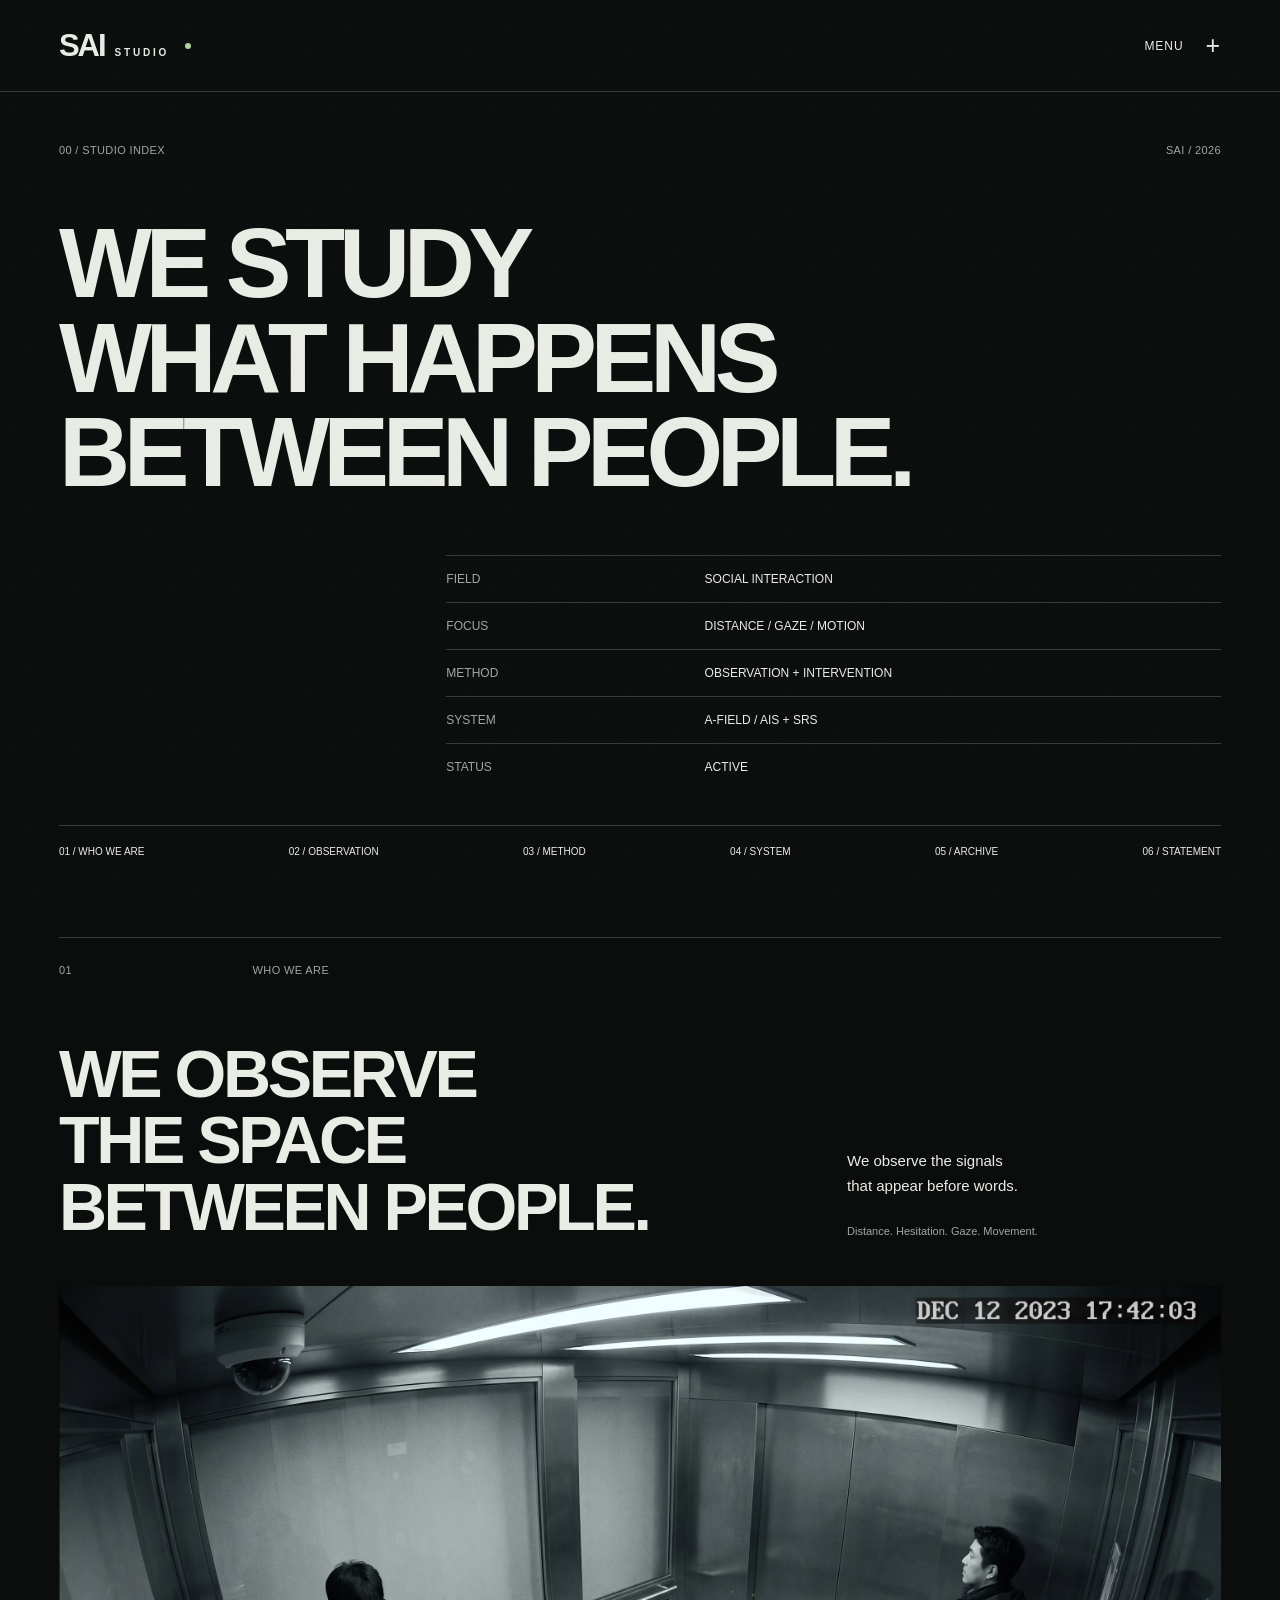
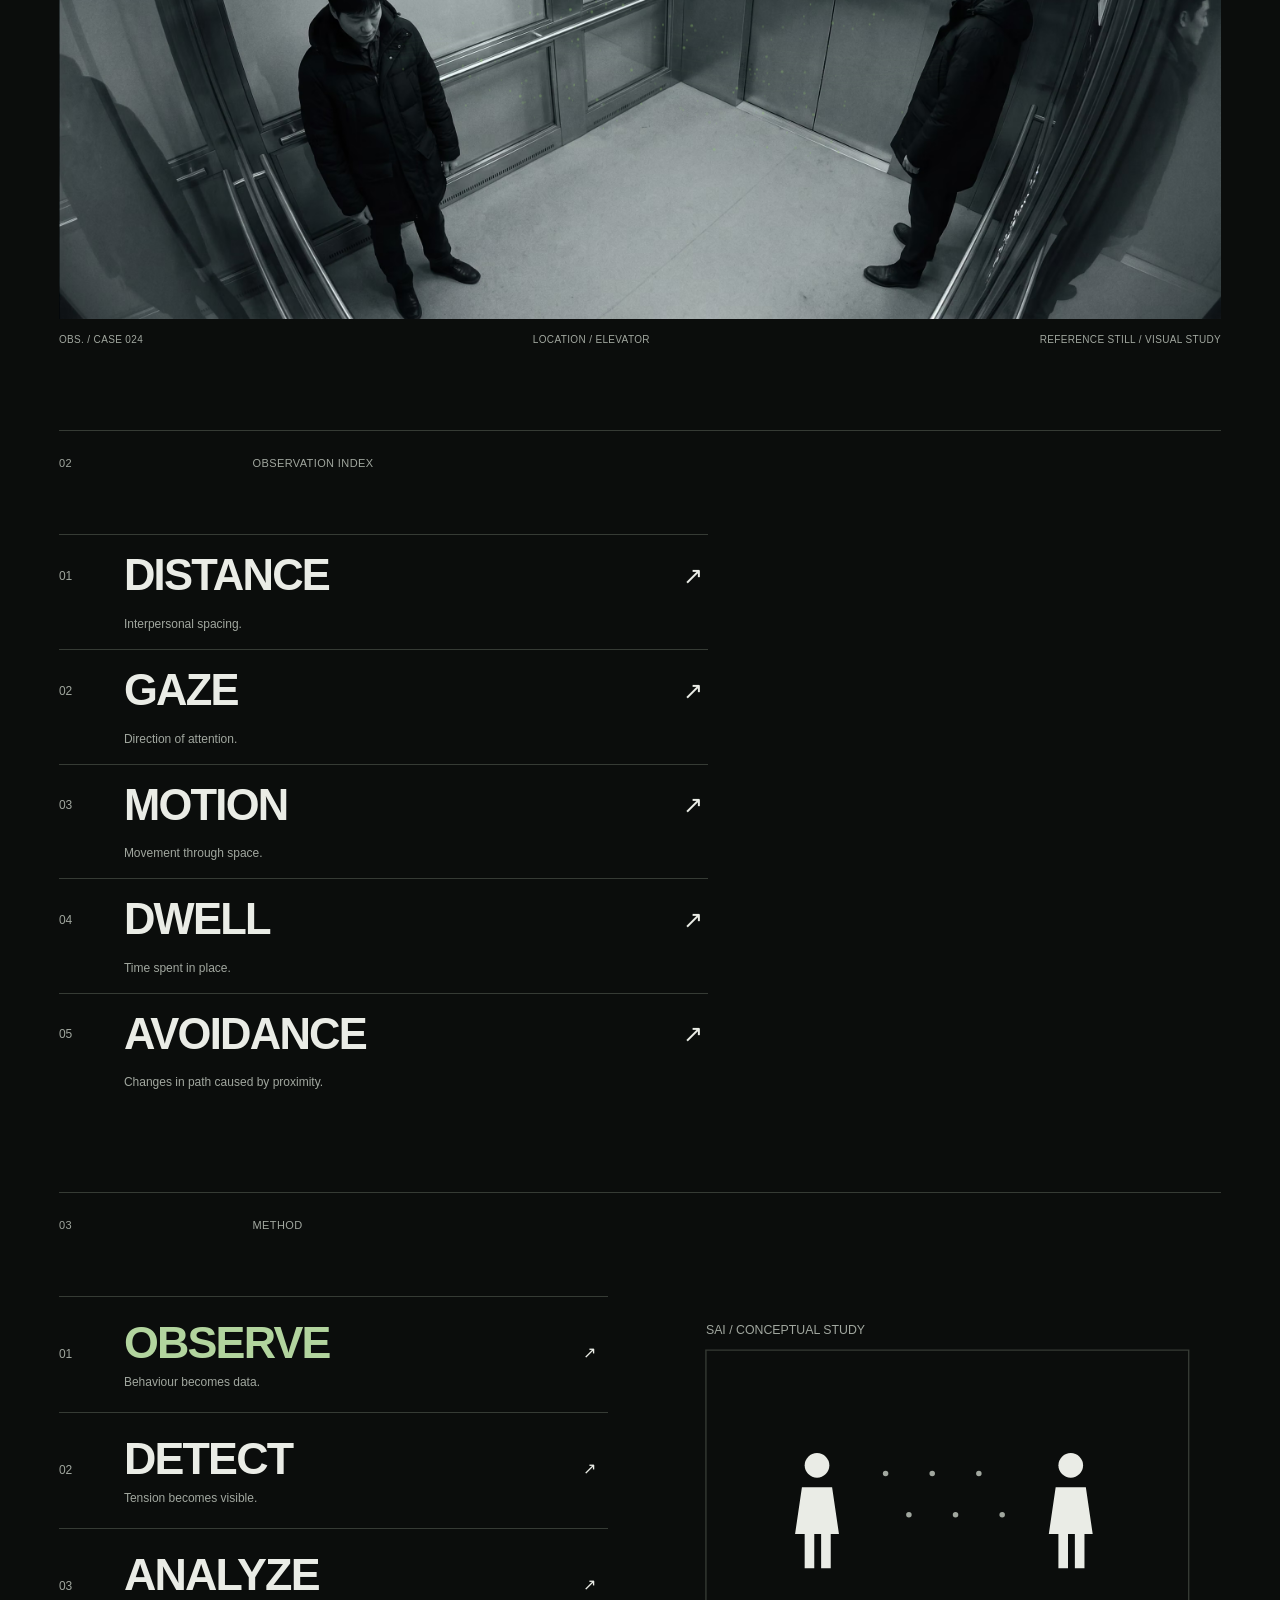
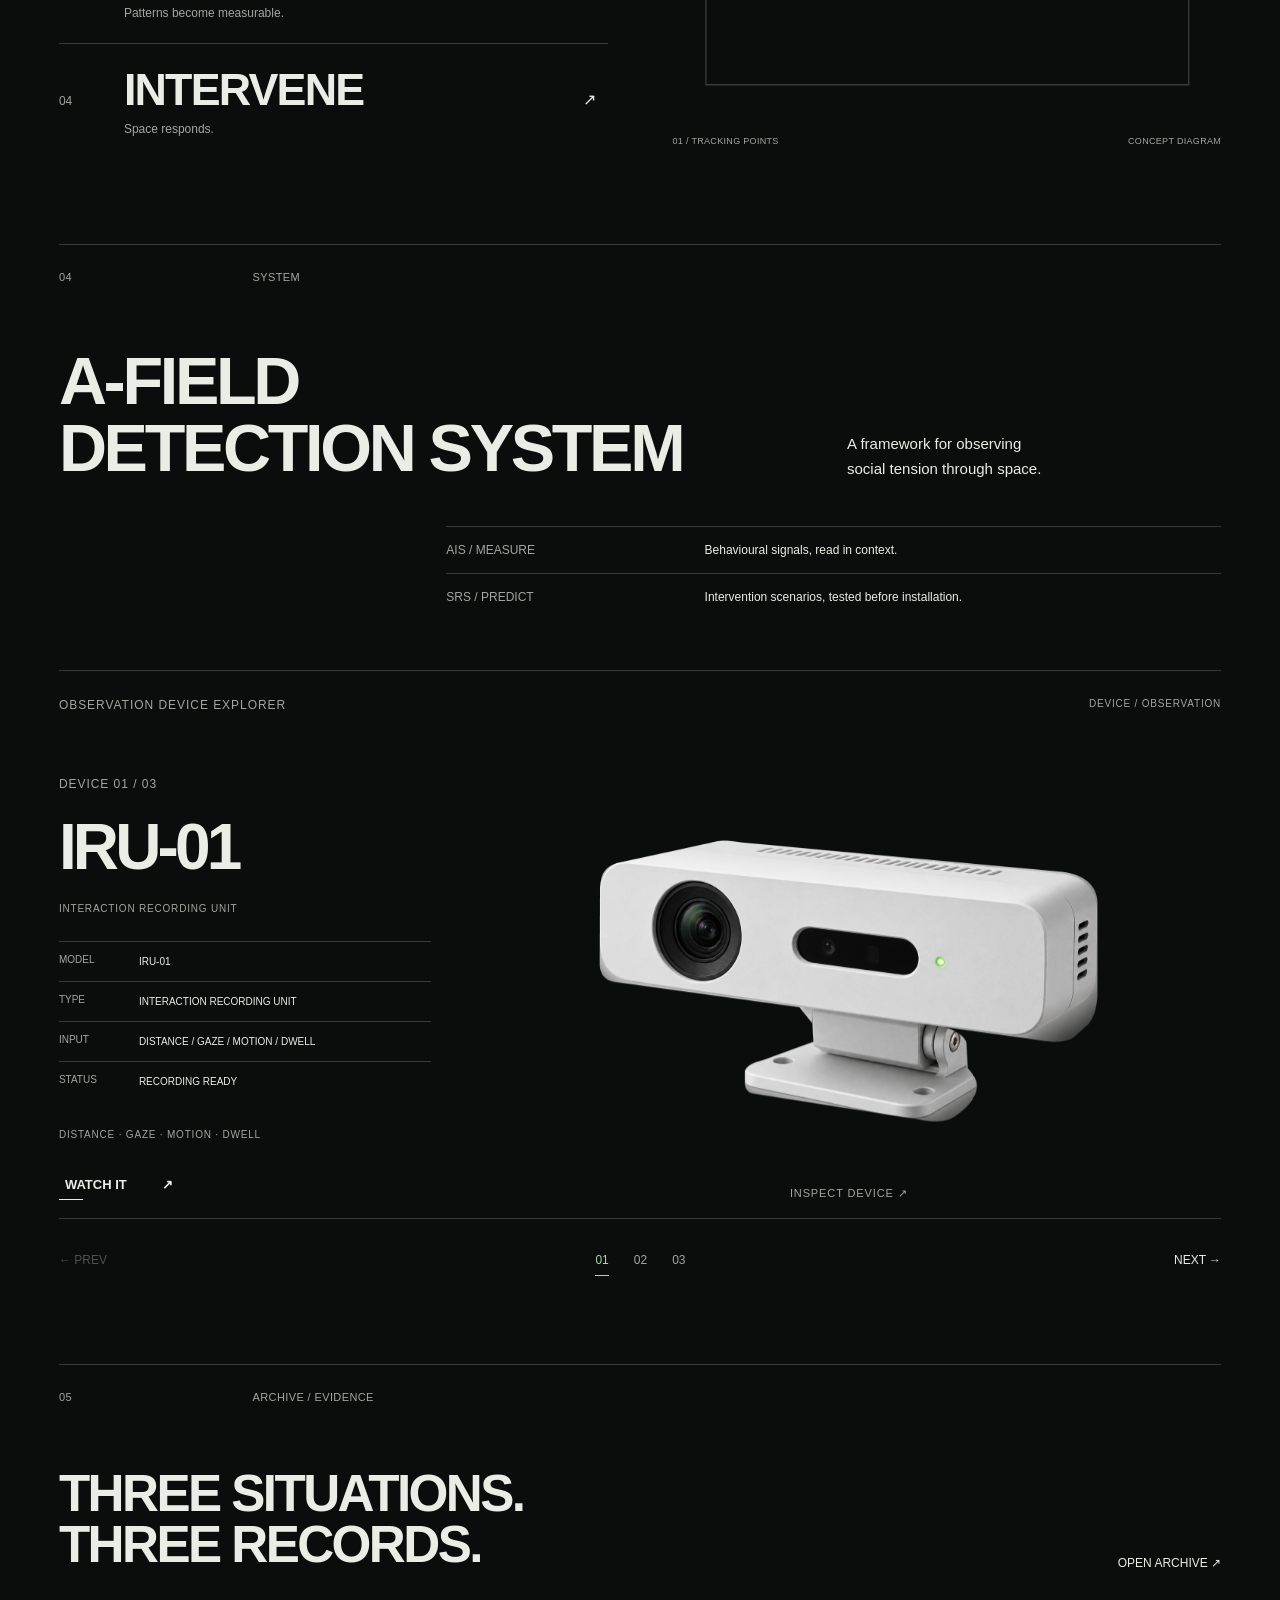
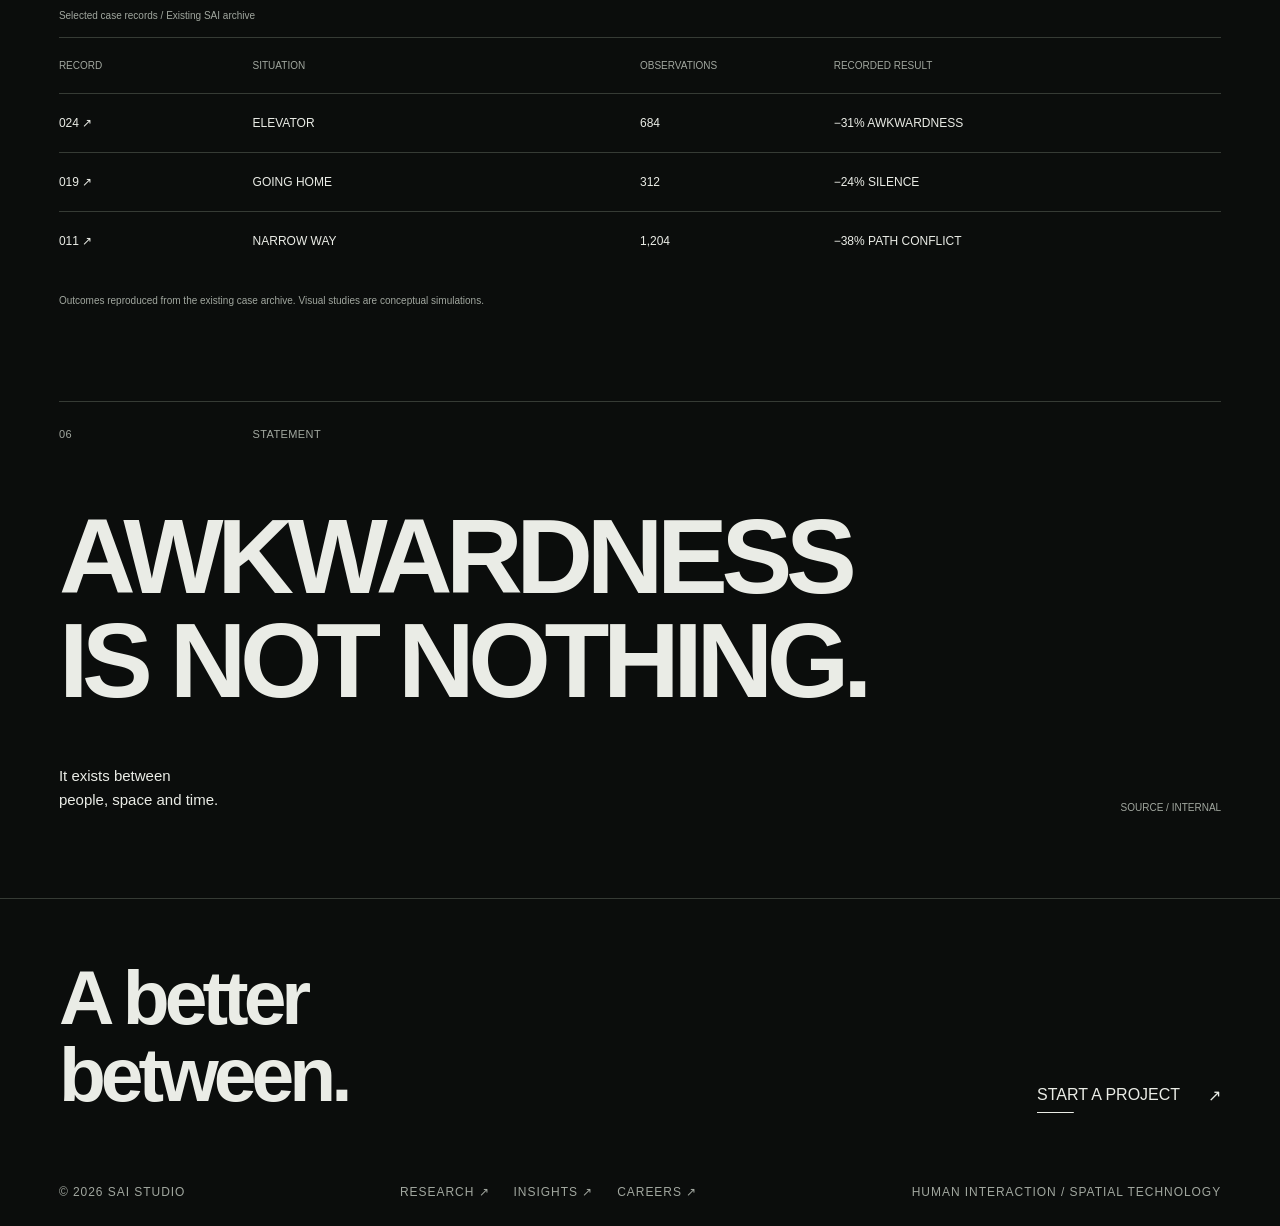
<file: SAI-STUDIO-DEPLOY/studio.html>
<!doctype html><html lang="en"><head><script>try{if(sessionStorage.getItem("sai-arrival"))document.documentElement.classList.add("route-pending")}catch{}</script><meta charset="utf-8"><link rel="icon" href="favicon-signal.svg?v=2"><meta name="viewport" content="width=device-width,initial-scale=1"><meta name="description" content="사람과 사람, 공간과 사람 사이의 비언어적 긴장과 어색함을 관찰하고 공간의 변화를 설계하는 SAI STUDIO."><title>The space in between — SAI STUDIO</title><link rel="stylesheet" href="studio-experience.css?v=7"><script defer src="studio-experience.js?v=9"></script><script defer src="studio-cases.js?v=9"></script><link rel="stylesheet" href="studio-device-explorer.css?v=3"><script defer src="studio-device-explorer.js?v=9"></script><link rel="stylesheet" href="studio-cctv-field.css?v=1"><script defer src="studio-cctv-field.js?v=2"></script><link rel="stylesheet" href="studio-signal.css?v=1"><script defer src="studio-signal.js?v=1"></script><link rel="stylesheet" href="studio-sheet.css?v=2"><script defer src="studio-sheet.js?v=2"></script></head><body data-page="STUDIO"><a class="skip" href="#main">본문 바로가기</a><header class="site-header"><a class="brand" href="index.html" aria-label="SAI STUDIO 홈"><strong>SAI</strong><span>STUDIO</span><i aria-hidden="true"></i></a><button class="menu-toggle" aria-haspopup="dialog" aria-controls="site-menu" aria-expanded="false"><span>MENU</span><span class="menu-sign" aria-hidden="true">+</span></button></header><dialog class="menu-dialog" id="site-menu" aria-label="전체 메뉴"><div class="menu-head"><a class="brand" href="index.html" aria-label="SAI STUDIO 홈"><strong>SAI</strong><span>STUDIO</span><i aria-hidden="true"></i></a><button class="menu-close" aria-label="전체 메뉴 닫기">CLOSE <span class="menu-sign" aria-hidden="true">×</span></button></div><nav class="menu-links" aria-label="주요 메뉴"><a class="menu-link" style="--i:0" href="studio.html" data-description="관찰에서 측정, 분석과 개입까지" data-cursor="ENTER" aria-current="page"><span class="mono">01</span><strong>STUDIO</strong><span class="menu-indicator" aria-hidden="true"></span></a><a class="menu-link" style="--i:1" href="projects.html" data-description="세 가지 상황, 세 개의 관측 기록" data-cursor="ENTER"><span class="mono">02</span><strong>WORK</strong><span class="menu-indicator" aria-hidden="true"></span></a><a class="menu-link" style="--i:2" href="careers.html" data-description="다른 사람들이 지나치는 현상을 발견하는 사람들" data-cursor="ENTER"><span class="mono">03</span><strong>CAREERS</strong><span class="menu-indicator" aria-hidden="true"></span></a><a class="menu-link" style="--i:3" href="start-project.html" data-description="관찰하고 싶은 상황을 들려주세요" data-cursor="START ↗"><span class="mono">04</span><strong>START A PROJECT</strong><span class="menu-indicator" aria-hidden="true"></span></a></nav><div class="menu-info"><p class="mono">SAI STUDIO / INDEX</p><p data-menu-info>보이지 않는 사이를 감지하고, 더 좋은 사이를 만듭니다.</p><a class="text-link" href="mailto:contact@awkwardlab.kr">contact@awkwardlab.kr ↗</a></div></dialog><main id="main" class="studio-sheet">
<section class="sheet-index" id="studio-index"><div class="sheet-topline"><span>00 / STUDIO INDEX</span><span>SAI / 2026</span></div><h1>WE STUDY<br>WHAT HAPPENS<br>BETWEEN PEOPLE.</h1><dl class="sheet-metadata"><div><dt>FIELD</dt><dd>SOCIAL INTERACTION</dd></div><div><dt>FOCUS</dt><dd>DISTANCE / GAZE / MOTION</dd></div><div><dt>METHOD</dt><dd>OBSERVATION + INTERVENTION</dd></div><div><dt>SYSTEM</dt><dd>A-FIELD / AIS + SRS</dd></div><div><dt>STATUS</dt><dd>ACTIVE</dd></div></dl><nav class="sheet-index-links" aria-label="Studio index"><a href="#who">01 / WHO WE ARE</a><a href="#observations">02 / OBSERVATION</a><a href="#method">03 / METHOD</a><a href="#technology">04 / SYSTEM</a><a href="#archive">05 / ARCHIVE</a><a href="#statement">06 / STATEMENT</a></nav></section>
<section class="sheet-section" id="who"><div class="sheet-label reveal"><span>01</span><h2>WHO WE ARE</h2></div><div class="sheet-intro"><h3>WE OBSERVE<br>THE SPACE<br>BETWEEN PEOPLE.</h3><p>We observe the signals<br>that appear before words.<br><span class="sheet-keywords">Distance. Hesitation. Gaze. Movement.</span></p></div><figure class="sheet-evidence"><div class="sheet-evidence-image" data-evidence-field data-field-active="true" data-field-playing="true"><img src="assets/elevator-cctv-reference.png" width="2816" height="1536" loading="lazy" alt="Overhead monochrome observation of two people standing apart in an elevator"></div><figcaption><span>OBS. / CASE 024</span><span>LOCATION / ELEVATOR</span><span>REFERENCE STILL / VISUAL STUDY</span></figcaption></figure></section>
<section class="sheet-section" id="observations"><div class="sheet-label reveal"><span>02</span><h2>OBSERVATION INDEX</h2></div><div class="observation-index"><div class="observation-rows"><div class="observation-entry"><button class="observation-row" data-observation="0" data-cursor="VIEW" aria-controls="observation-preview" aria-expanded="false"><span>01</span><strong>DISTANCE</strong><span aria-hidden="true">↗</span></button><p class="observation-definition">Interpersonal spacing.</p></div><div class="observation-entry"><button class="observation-row" data-observation="1" data-cursor="VIEW" aria-controls="observation-preview" aria-expanded="false"><span>02</span><strong>GAZE</strong><span aria-hidden="true">↗</span></button><p class="observation-definition">Direction of attention.</p></div><div class="observation-entry"><button class="observation-row" data-observation="2" data-cursor="VIEW" aria-controls="observation-preview" aria-expanded="false"><span>03</span><strong>MOTION</strong><span aria-hidden="true">↗</span></button><p class="observation-definition">Movement through space.</p></div><div class="observation-entry"><button class="observation-row" data-observation="3" data-cursor="VIEW" aria-controls="observation-preview" aria-expanded="false"><span>04</span><strong>DWELL</strong><span aria-hidden="true">↗</span></button><p class="observation-definition">Time spent in place.</p></div><div class="observation-entry"><button class="observation-row" data-observation="4" data-cursor="VIEW" aria-controls="observation-preview" aria-expanded="false"><span>05</span><strong>AVOIDANCE</strong><span aria-hidden="true">↗</span></button><p class="observation-definition">Changes in path caused by proximity.</p></div></div><figure class="observation-preview" id="observation-preview" aria-label="Observation concept diagram"><div data-observation-diagram></div><figcaption><span data-observation-caption>DISTANCE / INTERPERSONAL SPACING</span><span>CONCEPT DIAGRAM</span></figcaption></figure></div></section>
<section class="sheet-section" id="method"><div class="sheet-label reveal"><span>03</span><h2>METHOD</h2></div><div class="sheet-method"><div><button class="method-row" data-method="0" data-cursor="VIEW" aria-pressed="true"><span>01</span><span><strong>OBSERVE</strong><small>Behaviour becomes data.</small></span><span aria-hidden="true">↗</span></button><button class="method-row" data-method="1" data-cursor="VIEW" aria-pressed="false"><span>02</span><span><strong>DETECT</strong><small>Tension becomes visible.</small></span><span aria-hidden="true">↗</span></button><button class="method-row" data-method="2" data-cursor="VIEW" aria-pressed="false"><span>03</span><span><strong>ANALYZE</strong><small>Patterns become measurable.</small></span><span aria-hidden="true">↗</span></button><button class="method-row" data-method="3" data-cursor="VIEW" aria-pressed="false"><span>04</span><span><strong>INTERVENE</strong><small>Space responds.</small></span><span aria-hidden="true">↗</span></button></div><figure class="method-diagram"><div data-method-diagram></div><figcaption><span data-method-caption>01 / TRACKING POINTS</span><span>CONCEPT DIAGRAM</span></figcaption></figure></div></section>
<section class="sheet-section" id="technology"><div class="sheet-label reveal"><span>04</span><h2>SYSTEM</h2></div><div class="sheet-intro"><h3>A-FIELD<br>DETECTION SYSTEM</h3><p>A framework for observing<br>social tension through space.</p></div><dl class="system-framework"><div><dt>AIS / MEASURE</dt><dd>Behavioural signals, read in context.</dd></div><div><dt>SRS / PREDICT</dt><dd>Intervention scenarios, tested before installation.</dd></div></dl><section class="device-explorer" id="devices" aria-labelledby="device-explorer-title"><div class="device-explorer-label"><h3 id="device-explorer-title" class="mono">OBSERVATION DEVICE EXPLORER</h3><span class="mono">DEVICE / OBSERVATION</span></div><div class="device-explorer-body"><div class="device-copy" aria-live="polite" aria-atomic="true"><p class="mono" data-device-count>DEVICE 01 / 03</p><h4 data-device-name>IRU-01</h4><p class="mono" data-device-type>INTERACTION RECORDING UNIT</p><p class="device-local-name" data-device-local>상호작용 기록 카메라</p><p class="device-description" data-device-description>사람과 사람 사이의 거리, 시선, 움직임과 머뭇거림을 하나의 시계열 데이터로 기록합니다.</p><dl class="device-specs" data-device-specs><div><dt>RANGE</dt><dd>0.6–12 m</dd></div><div><dt>FIELD</dt><dd>142°</dd></div><div><dt>SAMPLING</dt><dd>24 fps</dd></div><div><dt>OUTPUT</dt><dd>AIS READY</dd></div></dl><p class="mono device-signal-list" data-device-signals>DISTANCE · GAZE · MOTION · DWELL</p><button class="device-watch text-link" data-device-watch data-cursor="WATCH ↗" aria-label="Watch camera observation footage"><span>WATCH IT</span><span aria-hidden="true">↗</span></button></div><div class="device-stage" data-device-stage data-view="device"><div class="device-inspect" tabindex="0" role="button" aria-label="IRU-01 몰입형 검사 열기" data-device-inspect data-cursor="INSPECT"><img class="device-inspect-image" src="assets/device-iru-01-clean.webp" alt="IRU-01 상호작용 기록 카메라 제품 렌더링" draggable="false" loading="lazy" width="1200" height="800" data-device-image><span class="device-field-response" aria-hidden="true"></span></div><button class="device-drag-instruction mono" data-open-inspection aria-label="장비 몰입형 검사 열기">INSPECT ↗</button><div class="device-cctv" data-device-cctv hidden><div class="device-cctv-top mono"><span>CAM 01 / IRU-01</span><span data-camera-status>FOOTAGE PENDING</span></div><div class="device-footage"><video playsinline muted loop preload="metadata" poster="case-024-motion-preview.png" data-device-video aria-label="엘리베이터 CCTV 관측 영상"></video><div class="device-video-pending"><p class="mono">CCTV OBSERVATION MODE</p><p data-footage-note>실제 CCTV 영상 준비 중</p><span class="mono">REFERENCE FRAME / CASE 024</span></div></div><div class="device-cctv-controls"><button data-video-play disabled>PLAY</button><button data-video-sound hidden>SOUND</button><button data-exit-camera>EXIT VIEW ×</button></div></div></div></div><div class="device-explorer-nav"><button data-device-prev disabled aria-label="이전 장비">← PREV</button><div class="device-selectors" aria-label="장비 선택"><button data-select-device="0" aria-pressed="true" aria-label="IRU-01 카메라 선택">01</button><button data-select-device="1" aria-pressed="false" aria-label="DRS-02 센서 선택">02</button><button data-select-device="2" aria-pressed="false" aria-label="PRS-03 조명 선택">03</button></div><button data-device-next aria-label="다음 장비">NEXT →</button></div><script type="application/json" id="device-records">[{"type": "INTERACTION RECORDING UNIT", "model": "IRU-01", "name": "상호작용 기록 카메라", "description": "사람과 사람 사이의 거리, 시선, 움직임과 머뭇거림을 하나의 시계열 데이터로 기록합니다.", "image": "assets/device-iru-01-clean.webp", "alt": "IRU-01 상호작용 기록 카메라 제품 렌더링", "status": "RECORDING READY", "specs": [["RANGE", "0.6–12 m"], ["FIELD", "142°"], ["SAMPLING", "24 fps"], ["OUTPUT", "AIS READY"]], "signals": ["DISTANCE", "GAZE", "MOTION", "DWELL"]}, {"type": "DIRECTION & ORIENTATION SENSOR", "model": "DRS-02", "name": "방향·자세 감지 센서", "description": "몸의 방향, 접근 각도와 이동 속도를 감지해 관계 거리와 회피 행동의 변화를 측정합니다.", "image": "assets/device-drs-02-clean.webp", "alt": "DRS-02 방향 및 자세 감지 센서 제품 렌더링", "status": "ORIENTATION ONLINE", "specs": [["ANGLE", "±180°"], ["RANGE", "0.4–8 m"], ["LATENCY", "18 ms"], ["OUTPUT", "VECTOR"]], "signals": ["BODY ANGLE", "APPROACH", "VELOCITY", "PATH"]}, {"type": "PRESENCE RESPONSE SYSTEM", "model": "PRS-03", "name": "공간 감지 조명", "description": "사람의 존재와 체류 밀도를 감지하고 분석 상태를 빛으로 표시하며 공간의 밝기를 미세 조정합니다.", "image": "assets/device-prs-03-clean.webp", "alt": "PRS-03 공간 감지 조명 제품 렌더링", "status": "PRESENCE ACTIVE", "specs": [["COVERAGE", "36 ㎡"], ["SENSING", "360°"], ["DIMMING", "1–100%"], ["OUTPUT", "LGT LINK"]], "signals": ["PRESENCE", "DENSITY", "DWELL", "LIGHT"]}]</script></section></section>
<section class="sheet-section" id="archive"><div class="sheet-label reveal"><span>05</span><h2>ARCHIVE / EVIDENCE</h2></div><div class="archive-heading"><h3>THREE SITUATIONS.<br>THREE RECORDS.</h3><a class="sheet-link" href="projects.html" data-cursor="OPEN CASE">OPEN ARCHIVE ↗</a></div><table class="sheet-archive"><caption>Selected case records / Existing SAI archive</caption><thead><tr><th scope="col">RECORD</th><th scope="col">SITUATION</th><th scope="col" class="archive-extra">OBSERVATIONS</th><th scope="col">RECORDED RESULT</th></tr></thead><tbody><tr><td><a href="projects.html#project-024" data-cursor="OPEN CASE"><span class="sr-only">Open case </span>024 ↗</a></td><td>ELEVATOR</td><td class="archive-extra">684</td><td>−31% AWKWARDNESS</td></tr><tr><td><a href="projects.html#project-019" data-cursor="OPEN CASE"><span class="sr-only">Open case </span>019 ↗</a></td><td>GOING HOME</td><td class="archive-extra">312</td><td>−24% SILENCE</td></tr><tr><td><a href="projects.html#project-011" data-cursor="OPEN CASE"><span class="sr-only">Open case </span>011 ↗</a></td><td>NARROW WAY</td><td class="archive-extra">1,204</td><td>−38% PATH CONFLICT</td></tr></tbody></table><p class="archive-note">Outcomes reproduced from the existing case archive. Visual studies are conceptual simulations.</p></section>
<section class="sheet-section sheet-statement" id="statement"><div class="sheet-label reveal"><span>06</span><h2>STATEMENT</h2></div><h3>AWKWARDNESS<br>IS NOT NOTHING.</h3><div class="statement-bottom"><p>It exists between<br>people, space and time.</p><span class="statement-source">SOURCE / INTERNAL</span></div></section></main><footer class="site-footer"><div class="footer-top"><p class="footer-title">A better<br>between.</p><a class="text-link" href="start-project.html" data-cursor="START ↗">START A PROJECT <span>↗</span></a></div><div class="footer-bottom mono"><span>© 2026 SAI STUDIO</span><div class="archive-links"><a href="research.html">RESEARCH ↗</a><a href="insights.html">INSIGHTS ↗</a><a href="careers.html">CAREERS ↗</a></div><span>HUMAN INTERACTION / SPATIAL TECHNOLOGY</span></div></footer><noscript><p class="no-js">메뉴: <a href="index.html">HOME</a> · <a href="studio.html">STUDIO</a> · <a href="projects.html">WORK</a> · <a href="careers.html">CAREERS</a> · <a href="start-project.html" data-cursor="START ↗">START A PROJECT</a></p></noscript></body></html>
</file>
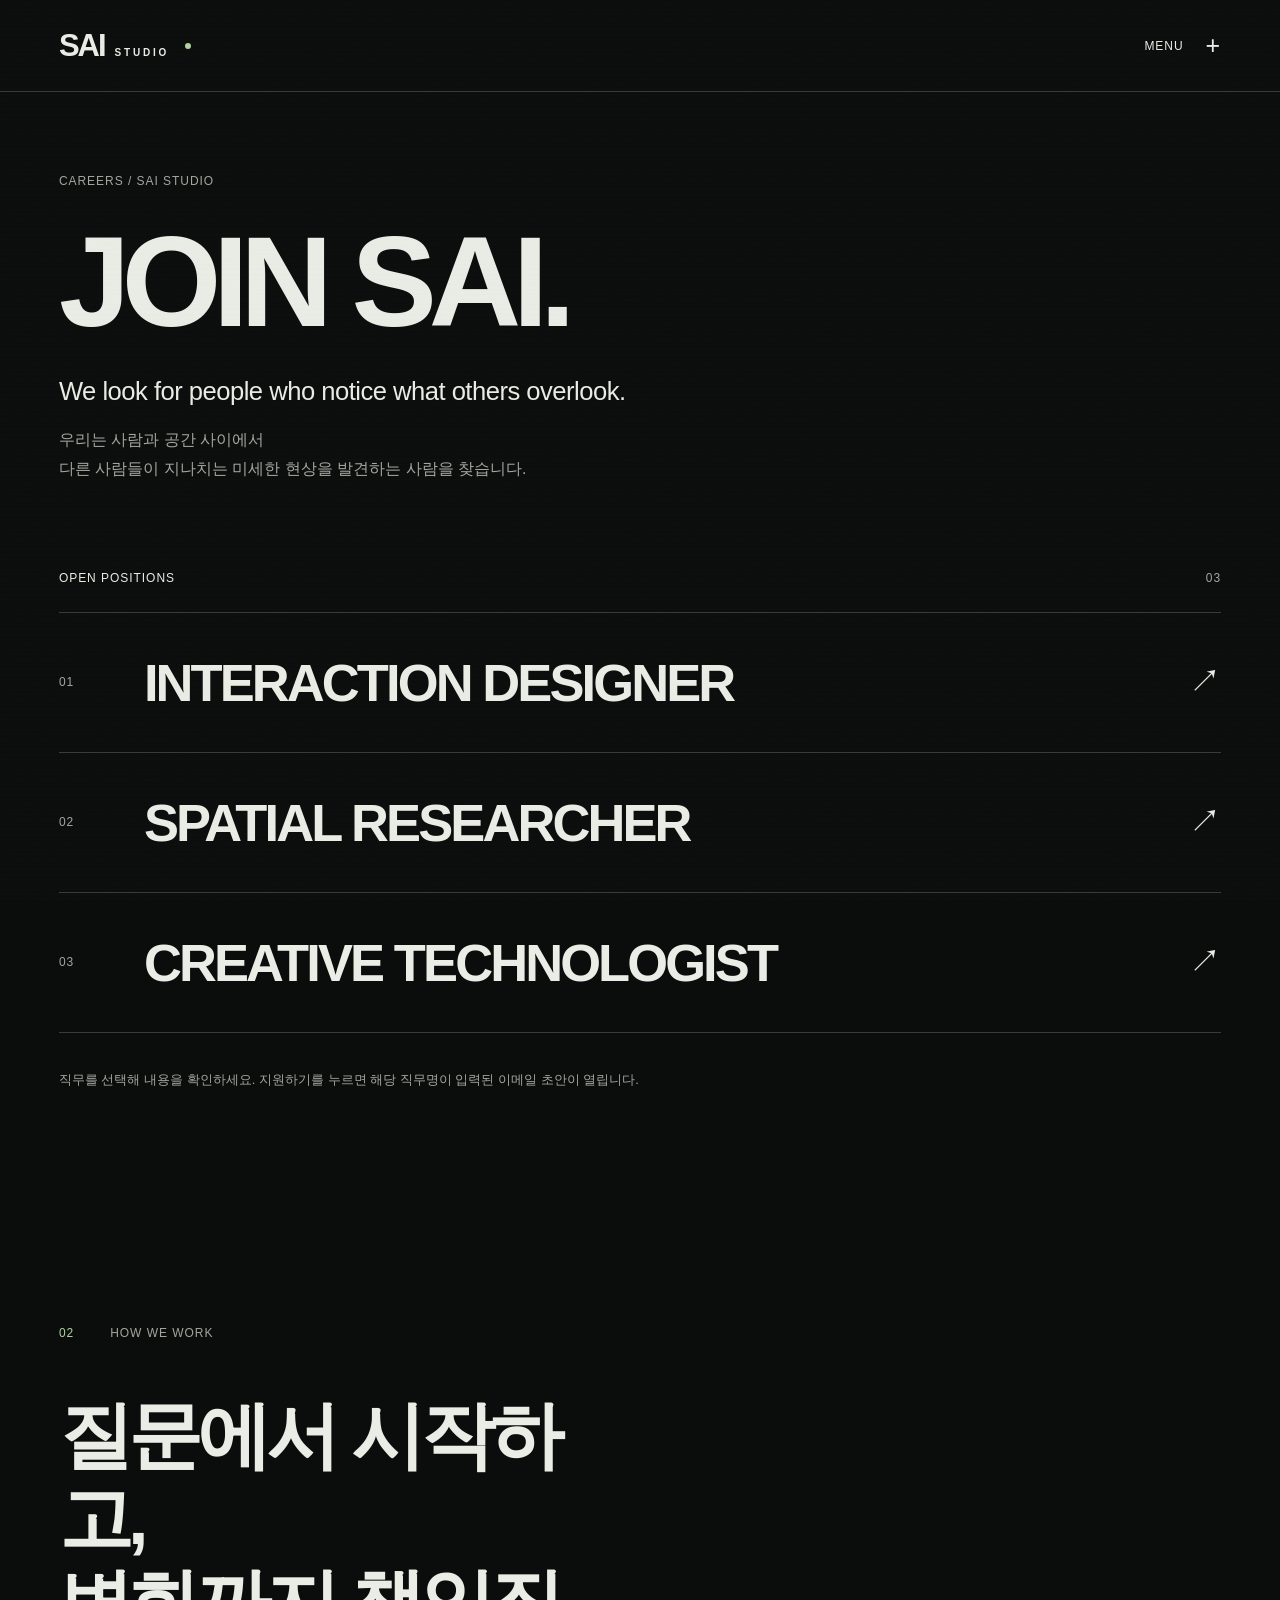
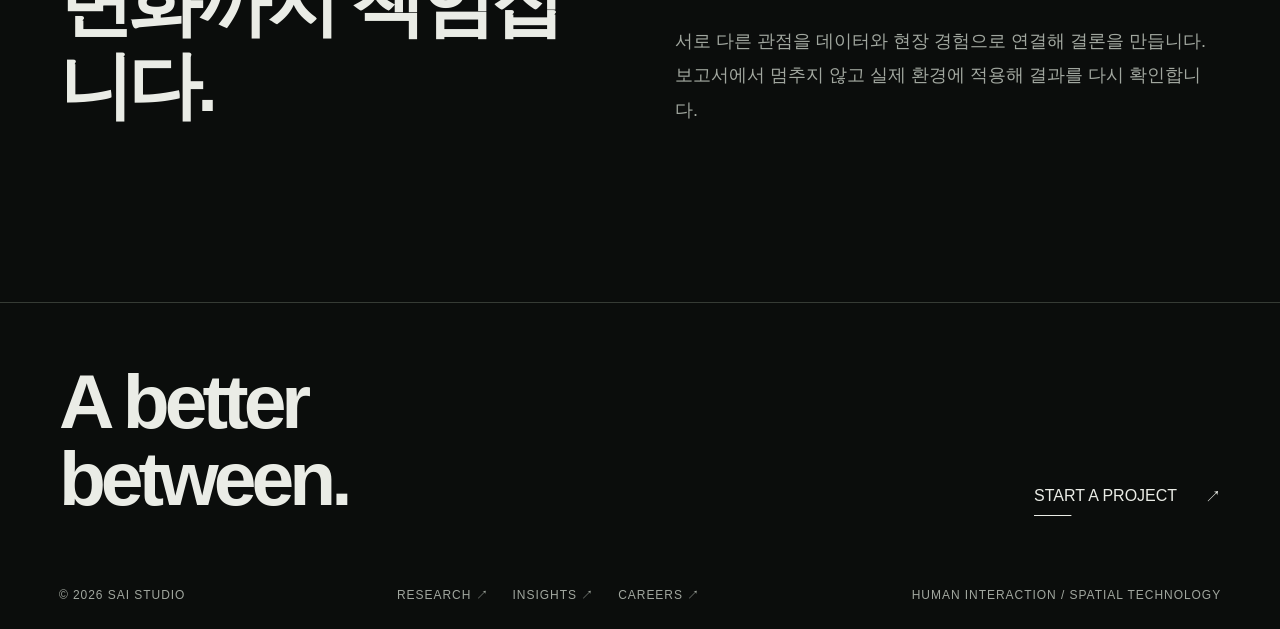
<file: SAI-STUDIO-DEPLOY/teams.html>
<!doctype html><html lang="ko"><head><meta charset="utf-8"><meta http-equiv="refresh" content="0;url=careers.html"><title>SAI STUDIO</title><script>location.replace("careers.html")</script></head><body><a href="careers.html">CAREERS</a></body></html>
</file>
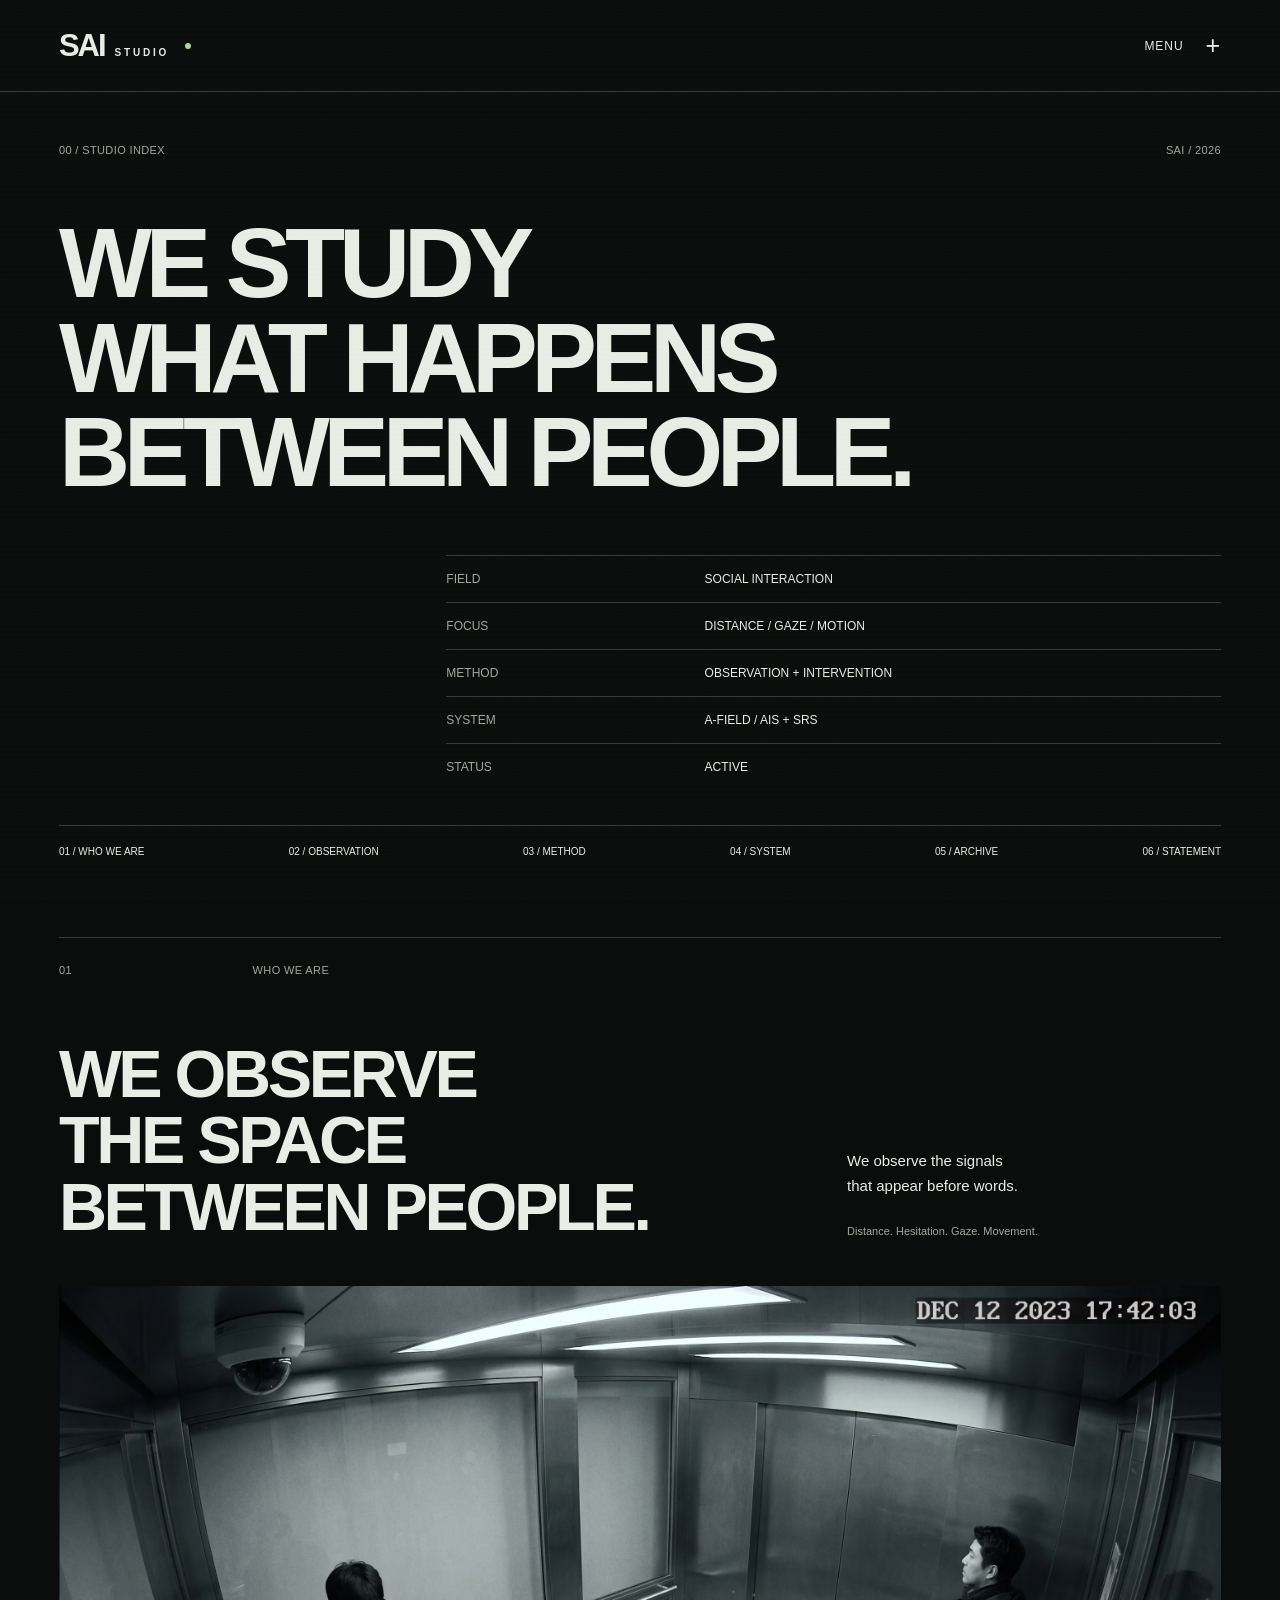
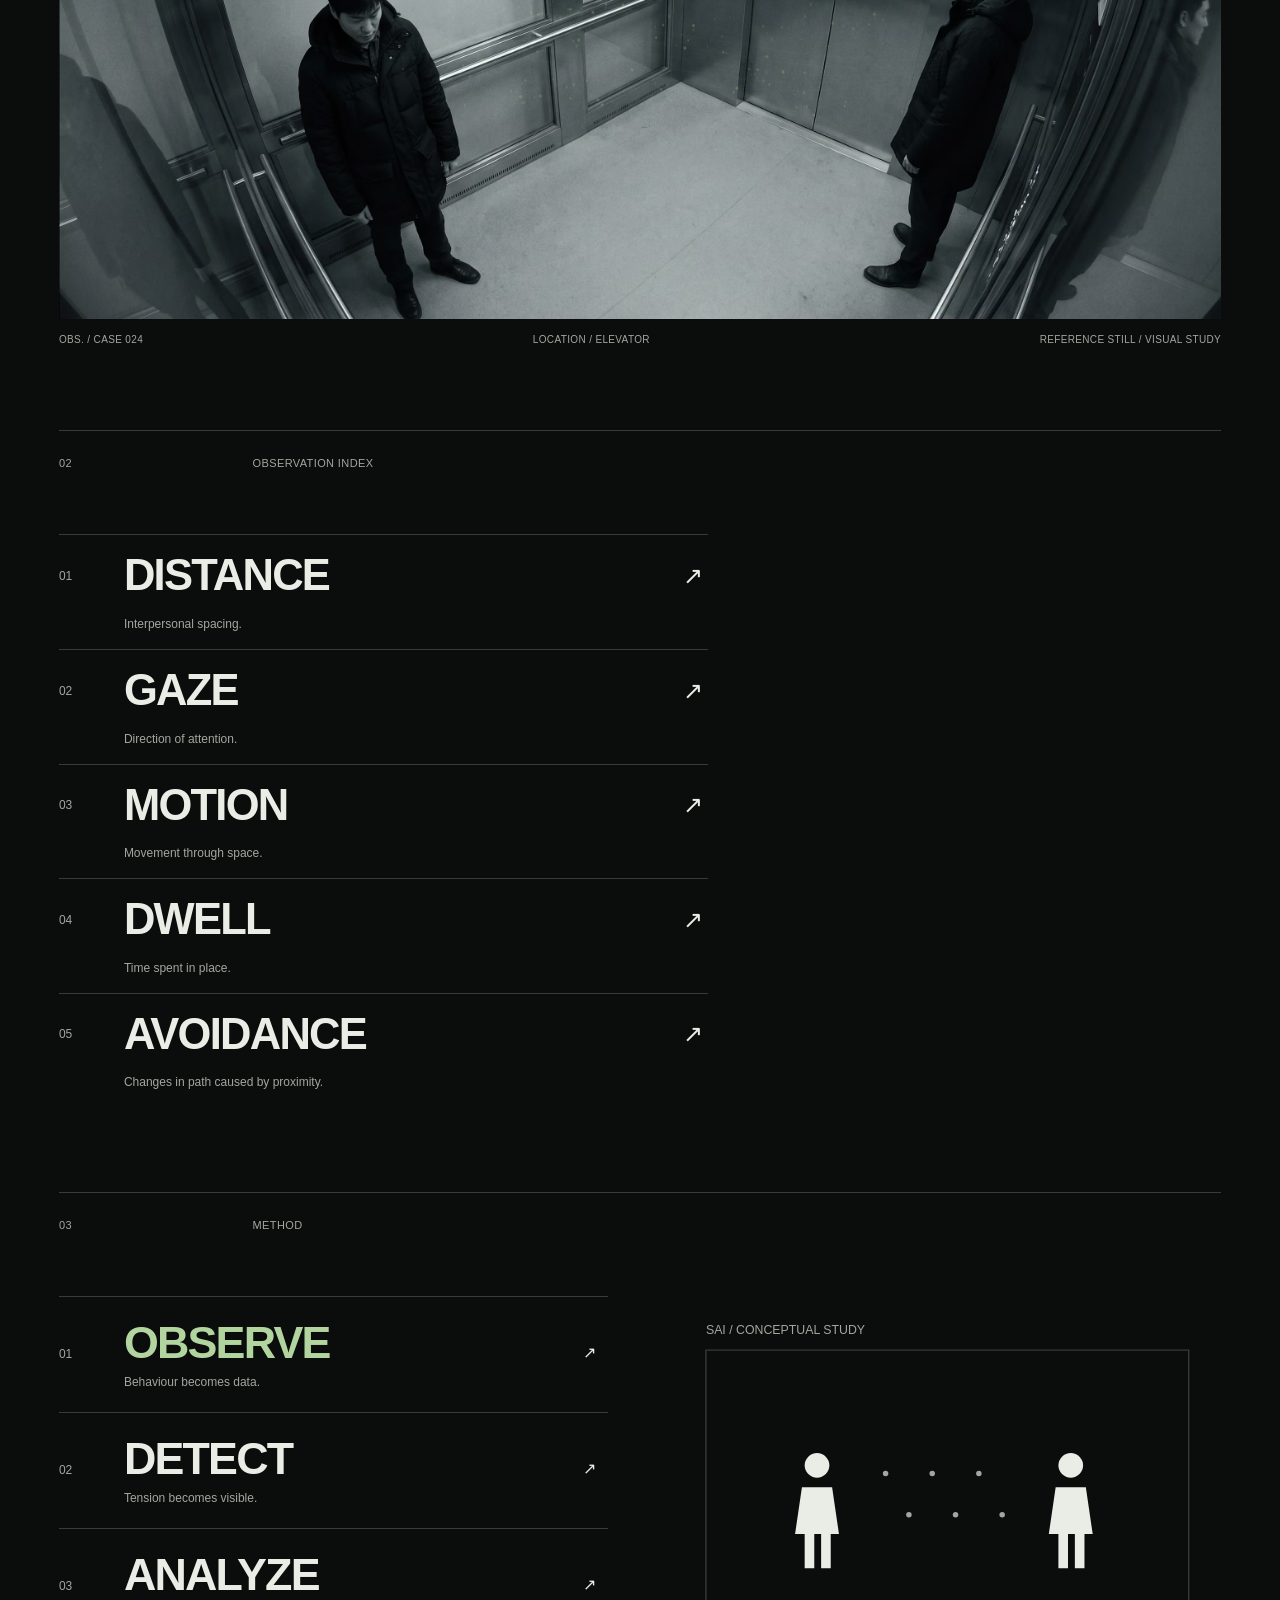
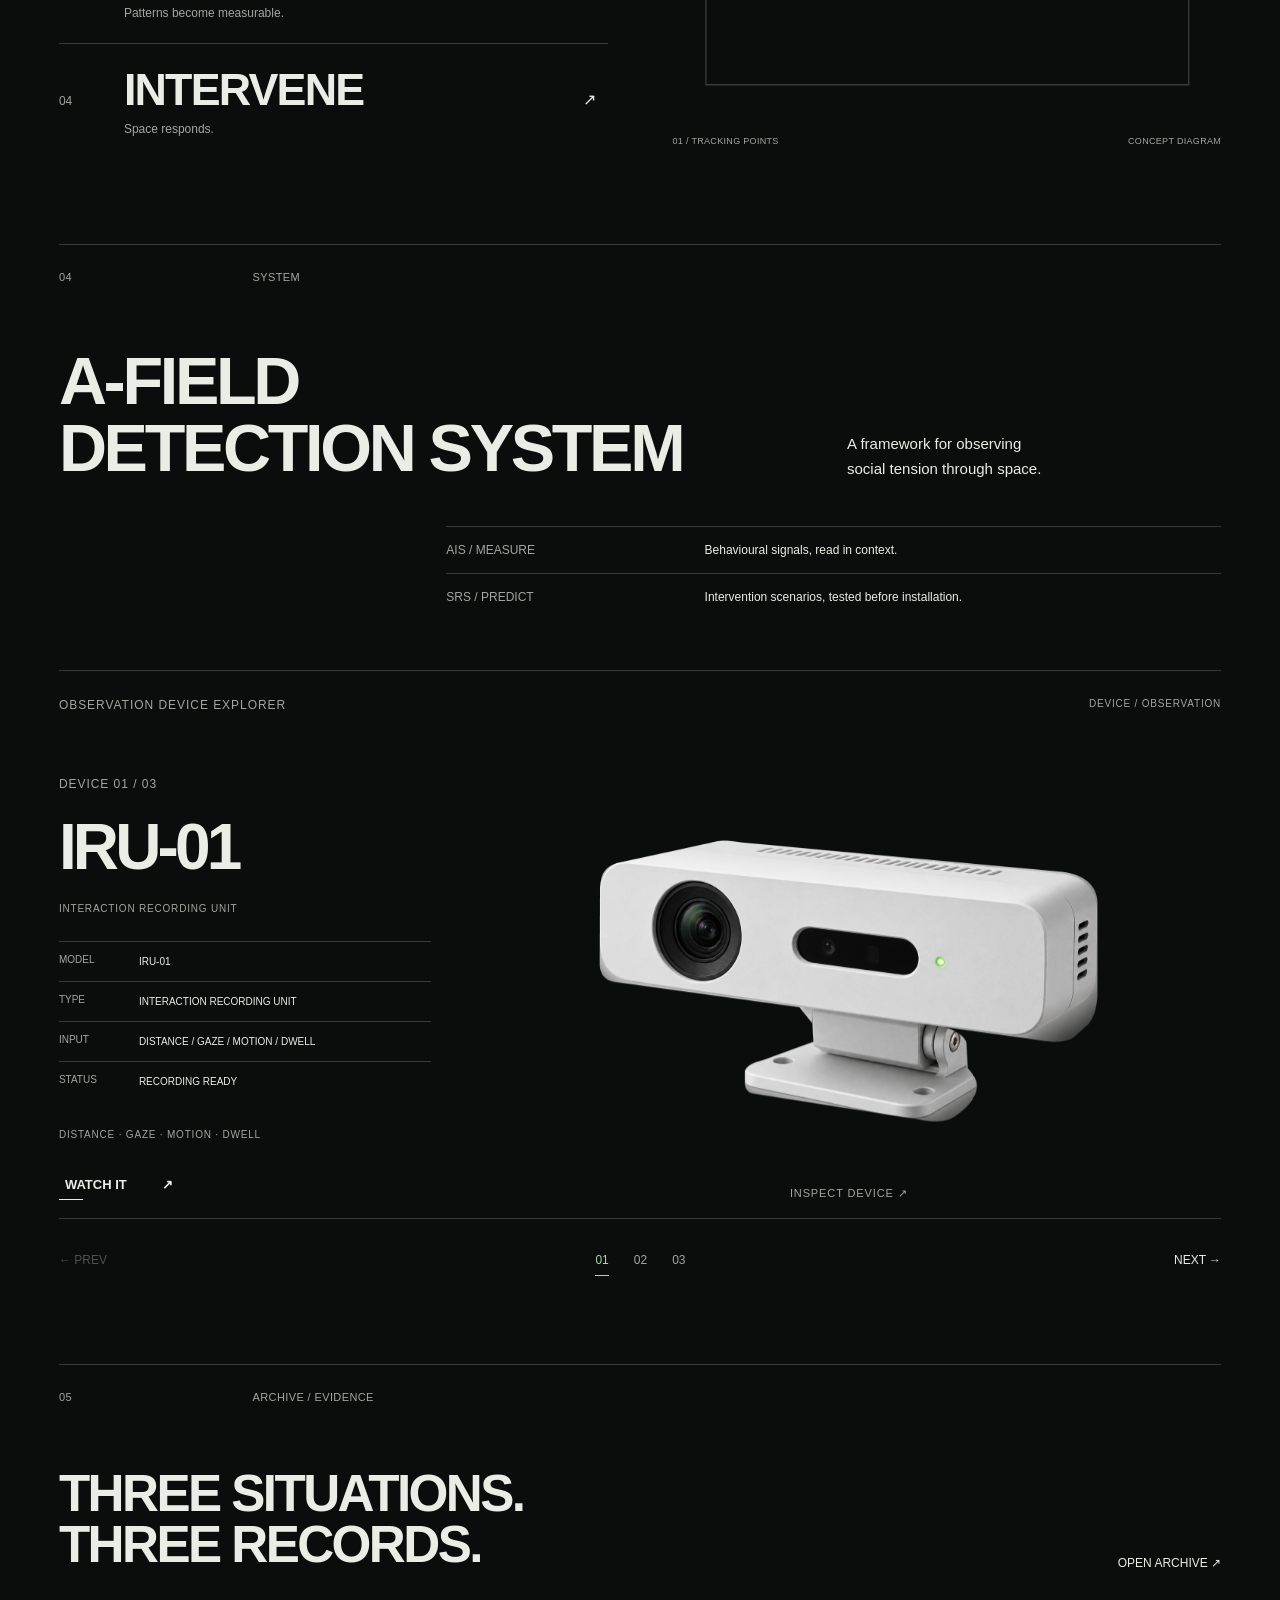
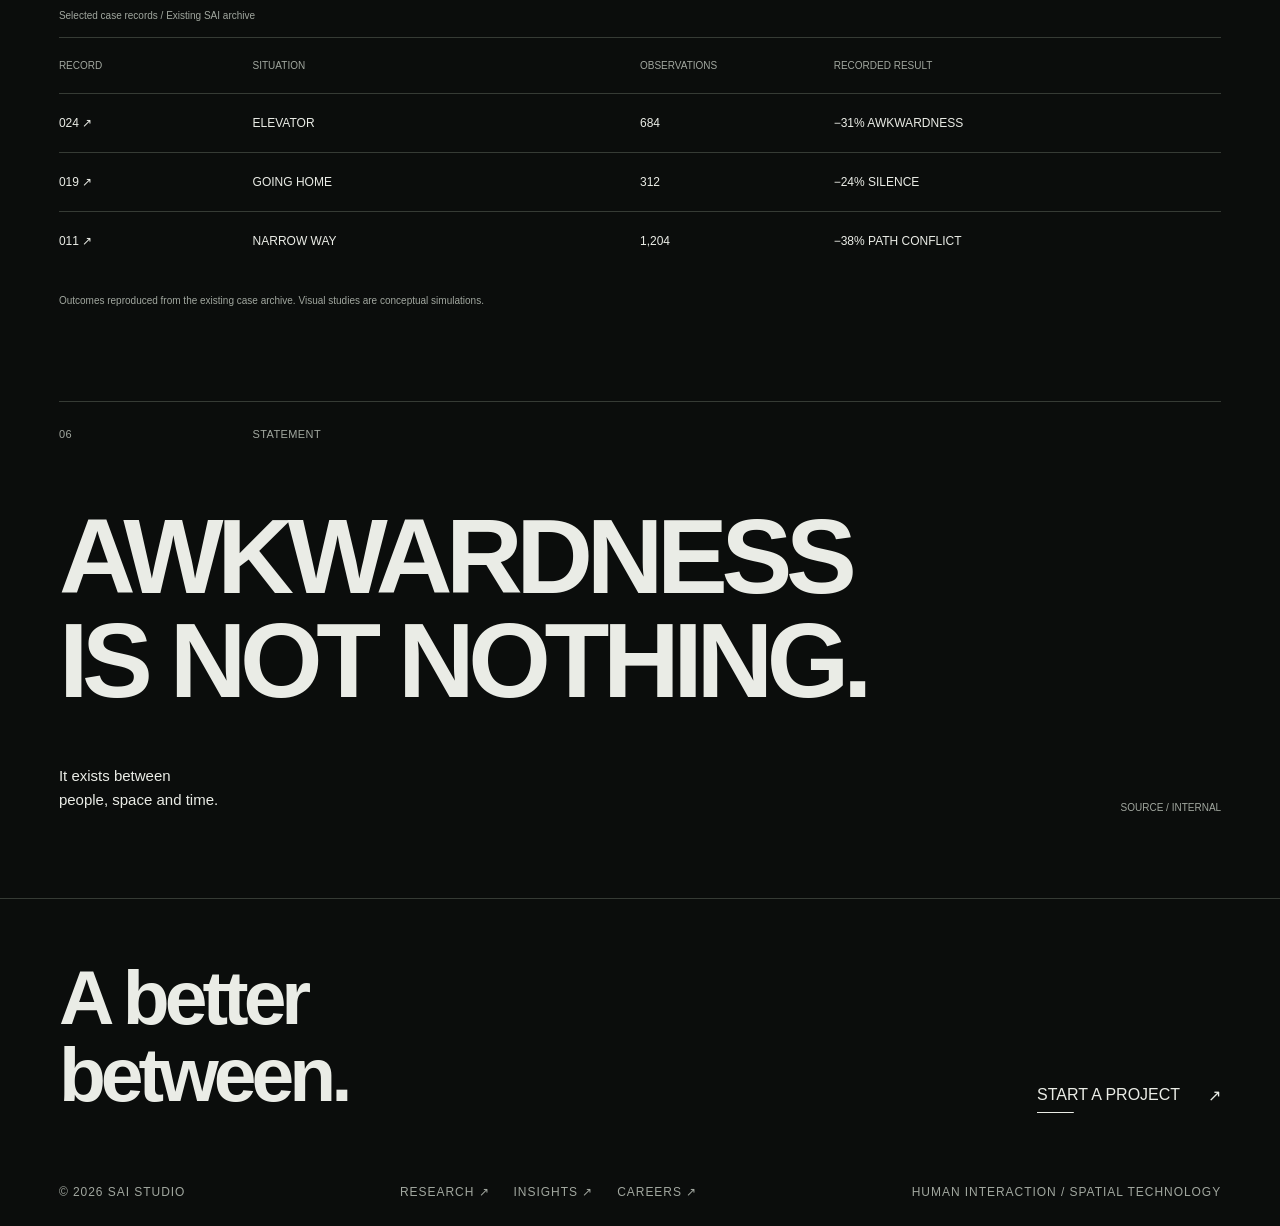
<file: SAI-STUDIO-DEPLOY/technology.html>
<!doctype html><html lang="ko"><head><meta charset="utf-8"><meta name="viewport" content="width=device-width,initial-scale=1"><meta http-equiv="refresh" content="0;url=studio.html#technology"><title>STUDIO — SAI STUDIO</title><script>location.replace("studio.html"+(location.hash || "#technology"));</script></head><body><a href="studio.html#technology">STUDIO로 이동</a></body></html>
</file>
<file: SAI-STUDIO-DEPLOY/studio-experience.css>
@charset "UTF-8";
:root{--ink:#0b0d0c;--paper:#eaece6;--muted:#a1a79f;--green:#b2d49e;--line:#363b35;--gutter:clamp(22px,4.6vw,88px);--ease:cubic-bezier(.16,1,.3,1);color-scheme:dark;font-family:Arial,"Apple SD Gothic Neo","Noto Sans KR",sans-serif;background:var(--ink);color:var(--paper)}*{box-sizing:border-box}html{scroll-behavior:auto;scroll-padding-top:100px}body{margin:0}body:has(dialog[open]){overflow:hidden}a{color:inherit;text-decoration:none}button,input,textarea{font:inherit}button{color:inherit;cursor:pointer}button,a,input,textarea{-webkit-tap-highlight-color:transparent}button{border:0;background:none}img{max-width:100%;display:block}::selection{background:var(--green);color:var(--ink)}:focus-visible{outline:2px solid var(--green);outline-offset:7px}.skip{position:fixed;top:-100px;left:20px;z-index:1000;background:var(--paper);color:var(--ink);padding:12px}.skip:focus{top:10px}.mono,.eyebrow,.section-label,.metadata{font:12px/1.5 ui-monospace,SFMono-Regular,Menlo,monospace;letter-spacing:.09em;text-transform:uppercase}.eyebrow{color:var(--muted);margin:0 0 32px}.green{color:var(--green)}.site-header{height:92px;padding:0 var(--gutter);display:flex;align-items:center;justify-content:space-between;border-bottom:1px solid var(--line);position:relative;z-index:20}.brand{display:flex;gap:10px;align-items:baseline}.brand strong{font-size:31px;letter-spacing:-.065em}.brand span{font-size:10px;letter-spacing:.28em;font-weight:700}.brand i{width:6px;height:6px;background:var(--green);border-radius:50%;margin-left:6px;align-self:center}.menu-toggle,.menu-close{display:flex;gap:22px;align-items:center;padding:14px 0;font:12px ui-monospace,monospace;letter-spacing:.12em}.menu-sign{font:25px/1 Arial;transition:transform .6s var(--ease)}.menu-toggle:hover .menu-sign{transform:rotate(90deg)}.site-footer{padding:60px var(--gutter) 25px;border-top:1px solid var(--line)}.footer-top{display:flex;align-items:flex-end;justify-content:space-between;gap:40px}.footer-title{font-size:clamp(40px,6vw,100px);letter-spacing:-.065em;line-height:1;margin:0}.footer-bottom{display:flex;gap:20px;justify-content:space-between;flex-wrap:wrap;margin-top:70px;color:var(--muted)}.archive-links{display:flex;gap:24px}.text-link{display:inline-flex;gap:28px;padding-bottom:8px;position:relative}.text-link:after{content:"";position:absolute;bottom:0;left:0;width:100%;height:1px;background:currentColor;transform-origin:left;transform:scaleX(.2);transition:transform .5s var(--ease)}.text-link:hover:after{transform:scaleX(1)}.page-hero{padding:80px var(--gutter) 70px}.display{font-size:clamp(66px,10.8vw,170px);line-height:.93;letter-spacing:-.075em;font-weight:500;margin:0}.display .line{display:block}.hero-bottom{margin-top:42px;display:grid;grid-template-columns:1fr 1fr;gap:50px;align-items:end}.hero-bottom p{max-width:510px;font-size:17px;line-height:1.8;margin:0}.hero-bottom .mono{justify-self:end}.hero-object{margin:0 var(--gutter);position:relative;overflow:hidden;background:#161a16;aspect-ratio:2.4}.hero-object img{height:100%;width:100%;object-fit:cover;filter:grayscale(1);opacity:.64}.field-canvas{position:absolute;inset:0;width:100%;height:100%;pointer-events:none}.object-meta{position:absolute;inset:22px;display:flex;align-items:flex-start;justify-content:space-between;pointer-events:none}.object-meta span{background:#0b0d0caa;padding:6px 10px}.object-meta .bottom{align-self:end}.object-cross{position:absolute;top:50%;left:50%;height:24px;width:24px;opacity:.45}.object-cross:before,.object-cross:after{content:"";position:absolute;background:var(--green)}.object-cross:before{height:1px;width:24px;top:12px}.object-cross:after{height:24px;width:1px;left:12px}.section{padding:110px var(--gutter)}.section-label{display:flex;gap:36px;margin-bottom:52px;color:var(--muted)}.section-label b{font-weight:400;color:var(--green)}.section-heading{font-size:clamp(40px,5.8vw,88px);line-height:1.12;letter-spacing:-.065em;font-weight:500;margin:0}.section-intro{display:grid;grid-template-columns:1fr 1fr;gap:70px;margin-bottom:65px}.section-intro p,.prose{font-size:18px;line-height:1.9;color:var(--muted);max-width:580px;margin:0}.section-intro p{align-self:end}.light-section{background:var(--paper);color:var(--ink)}.light-section .section-label,.light-section .prose,.light-section .section-intro p{color:#5b6258}.light-section .section-label b{color:#45623c}.case-list{position:relative}.case-row{width:100%;display:grid;grid-template-columns:65px 1fr 280px 30px;gap:20px;text-align:left;padding:38px 0;align-items:center;border-top:1px solid var(--line);transition:padding .55s var(--ease),opacity .45s}.case-row:last-child{border-bottom:1px solid var(--line)}.case-number{color:var(--muted)}.case-name{font-size:clamp(40px,6.6vw,100px);line-height:1;letter-spacing:-.06em;display:block;transition:transform .55s var(--ease)}.case-caption{display:block;margin-bottom:13px;color:var(--muted)}.case-location{font-size:13px;line-height:1.7;color:var(--muted)}.case-arrow{font-size:29px;color:var(--green)}.case-row:hover,.case-row:focus-visible{padding-top:48px;padding-bottom:48px}.case-row:hover .case-name,.case-row:focus-visible .case-name{transform:translateX(12px)}.case-list:has(.case-row:hover) .case-row:not(:hover){opacity:.4}.case-preview{position:absolute;right:8%;top:0;width:28%;aspect-ratio:1.45;pointer-events:none;z-index:2;opacity:0;transform:translateY(var(--preview-y,0px)) rotate(-3deg);transition:opacity .3s,transform .7s var(--ease);border:1px solid var(--line);background:var(--ink)}.case-preview.visible{opacity:1}.case-preview img{width:100%;height:100%;object-fit:cover;filter:grayscale(1)}.case-preview span{position:absolute;bottom:10px;left:10px;background:#0b0d0ce6;padding:5px 8px;font-size:10px;color:var(--paper)}.work-footnote{margin-top:22px;color:var(--muted);max-width:660px;line-height:1.7}.system-pair{display:grid;grid-template-columns:1fr 1fr;gap:70px;margin-top:75px}.system-item{border-top:1px solid currentColor;padding-top:22px}.system-item h3{font-size:clamp(58px,8vw,110px);letter-spacing:-.07em;margin:25px 0;font-weight:500}.system-item p{font-size:17px;line-height:1.85;max-width:460px}.system-item small{display:block;margin:12px 0 28px}.narrative{display:grid;grid-template-columns:1fr 1fr;gap:80px}.sticky-copy{position:sticky;top:55px;align-self:start}.principles{list-style:none;padding:0;margin:0}.principles li{padding:36px 0;border-top:1px solid var(--line)}.principles h3{font-size:36px;letter-spacing:-.05em;font-weight:500;margin:12px 0}.principles p{color:var(--muted);line-height:1.9;font-size:17px;max-width:500px}.research-row{display:grid;grid-template-columns:1fr 1fr;gap:70px;align-items:center}.research-row img{aspect-ratio:1.2;object-fit:cover;filter:grayscale(1)}.research-row h3{font-size:clamp(35px,4vw,65px);letter-spacing:-.06em;line-height:1.15;font-weight:500}.research-row p{line-height:1.9;color:var(--muted)}.research-row a{margin-top:24px}.capabilities{display:grid;grid-template-columns:1.2fr 1fr;gap:70px}.capability{display:block;text-align:left;width:100%;border-top:1px solid var(--line);padding:24px 0;transition:color .4s}.capability span{display:block;margin-bottom:14px}.capability strong{font-size:clamp(30px,3.9vw,64px);line-height:1;letter-spacing:-.05em;font-weight:500}.capability[aria-pressed=true]{color:var(--green)}.simulation{position:sticky;top:80px;align-self:start;aspect-ratio:1;background:#101410;border:1px solid var(--line)}.simulation .mono{position:absolute;left:20px;top:18px;z-index:1;color:var(--muted)}.simulation-note{position:absolute;bottom:20px;left:20px;right:20px;font-size:14px;line-height:1.7;z-index:1;color:var(--muted)}.tech-flow{display:grid;grid-template-columns:repeat(4,1fr);margin-top:70px}.flow-step{border-top:1px solid var(--line);padding:28px 24px 28px 0;transition:border-color .6s,color .6s;color:var(--muted)}.flow-step.active{border-color:var(--green);color:var(--green)}.flow-step h3{font-size:25px;line-height:1.2;font-weight:500;margin:25px 0}.flow-step p{font-size:15px;line-height:1.8;color:var(--muted)}.devices{display:grid;grid-template-columns:repeat(3,1fr);gap:28px;margin-top:75px}.device img{aspect-ratio:1.15;object-fit:cover;background:#d8dcd5;filter:grayscale(1);transition:transform .6s var(--ease)}.device:hover img{transform:scale(1.02)}.device h3{font-size:35px;font-weight:500;margin:25px 0 12px;letter-spacing:-.04em}.device p{font-size:15px;line-height:1.9;color:var(--muted)}.device small{color:var(--green)}.method-grid{display:grid;grid-template-columns:1fr 1fr;gap:0 70px;margin-top:60px}.method-grid article{border-top:1px solid #a6ada1;padding:25px 0}.method-grid h3{font-size:28px;letter-spacing:-.04em;font-weight:500}.method-grid p{line-height:1.8;color:#535b50}.contact-email{font-size:clamp(28px,5.2vw,85px);letter-spacing:-.05em;overflow-wrap:anywhere;display:inline-block;margin-top:70px}.contact-layout{display:grid;grid-template-columns:1fr 1fr;gap:80px}.brief-form{display:grid;gap:28px}.brief-form label{display:grid;gap:12px;font-size:13px;color:var(--muted)}.brief-form input,.brief-form textarea{background:none;border:0;border-bottom:1px solid var(--line);border-radius:0;padding:12px 0;color:var(--paper);width:100%;resize:vertical}.brief-form button{border:1px solid var(--line);padding:20px;display:flex;justify-content:space-between}.contact-note{font-size:13px;color:var(--muted);line-height:1.8}.menu-dialog{position:fixed;inset:0;border:0;max-width:none;max-height:none;width:100%;height:100%;margin:0;padding:0;background:var(--paper);color:var(--ink);overflow:auto}.menu-dialog::backdrop{background:#0b0d0c88}.menu-dialog[open]{animation:menu-expand .75s var(--ease)}@keyframes menu-expand{from{clip-path:inset(100% 0 0)}to{clip-path:inset(0)}}.menu-dialog.closing{animation:menu-close .6s var(--ease) forwards}@keyframes menu-close{to{clip-path:inset(0 0 100%)}}.menu-head{height:92px;display:flex;align-items:center;justify-content:space-between;padding:0 var(--gutter);border-bottom:1px solid #b7bdb1}.menu-head .brand i{background:#567249}.menu-links{padding:5vh var(--gutter);width:75%}.menu-link{display:grid;grid-template-columns:50px 1fr 35px;align-items:center;border-bottom:1px solid #b7bdb1;padding:15px 0;animation:menu-item .9s var(--ease) both;animation-delay:calc(var(--i)*70ms + 180ms)}@keyframes menu-item{from{opacity:0;transform:translateY(35px)}to{opacity:1;transform:translateY(0)}}.menu-link strong{font-size:clamp(55px,8.7vw,136px);font-weight:500;letter-spacing:-.075em;line-height:1;transition:transform .5s var(--ease)}.menu-link:hover strong,.menu-link:focus-visible strong{transform:translateX(22px)}.menu-link[aria-current=page] .menu-indicator{width:8px;height:8px;background:#567249;border-radius:50%}.menu-info{position:absolute;right:var(--gutter);bottom:70px;width:22%;font-size:14px;line-height:1.8;color:#5b6258}.menu-info .mono{margin-bottom:25px}.route-curtain{position:fixed;inset:0;z-index:500;background:var(--paper);color:var(--ink);display:grid;place-items:center;transform:translateY(100%);visibility:hidden;pointer-events:none;transition:none}.route-curtain.active{visibility:visible;transform:translateY(0);pointer-events:auto;transition:transform .45s var(--ease)}.route-curtain span{font-size:clamp(55px,9vw,140px);letter-spacing:-.06em}.route-curtain.arrival{transform:translateY(0);transition:none}.route-curtain.arrival.exit{transform:translateY(-100%);transition:transform .6s var(--ease)}.reveal.ready{opacity:0;transform:translateY(30px);transition:opacity .9s var(--ease),transform .9s var(--ease)}.reveal.ready.in-view{opacity:1;transform:translateY(0)}.cursor-hint{position:fixed;z-index:600;pointer-events:none;background:var(--green);color:var(--ink);padding:10px 14px;border-radius:40px;font:10px ui-monospace,monospace;letter-spacing:.08em;opacity:0;transition:opacity .2s;left:0;top:0}.cursor-hint.visible{opacity:1}.case-dialog{position:fixed;inset:0;max-width:none;max-height:none;width:100%;height:100%;margin:0;border:0;background:var(--ink);color:var(--paper);padding:28px var(--gutter) 80px;overflow:auto}.case-dialog[open]{animation:case-enter .6s var(--ease)}@keyframes case-enter{from{opacity:0;transform:translateY(40px)}to{opacity:1;transform:translateY(0)}}.case-toolbar{display:flex;justify-content:space-between;align-items:center;border-bottom:1px solid var(--line);padding-bottom:20px}.case-toolbar button{padding:12px 0}.case-title{font-size:clamp(60px,10vw,150px);line-height:1;letter-spacing:-.075em;font-weight:500;margin:45px 0 22px}.case-meta{display:flex;justify-content:space-between;gap:25px;flex-wrap:wrap;margin:25px 0;color:var(--muted)}.case-monitor{position:relative;background:#171b17;overflow:hidden;border:1px solid var(--line);min-height:280px;aspect-ratio:16/8;display:grid;place-items:center;width:100%;padding:0;text-align:left}.case-monitor img{width:100%;height:100%;object-fit:contain;position:absolute;inset:0;filter:grayscale(0)}.case-monitor.context img{filter:grayscale(1);opacity:.5;object-fit:cover}.monitor-status{position:absolute;inset:20px;display:flex;justify-content:space-between;align-items:start;pointer-events:none}.monitor-status span{background:#0b0d0ce6;padding:7px 10px}.monitor-status .extra{align-self:end;opacity:0;transition:opacity .4s}.case-monitor:hover .extra,.case-monitor:focus-visible .extra{opacity:1}.case-monitor.expanded{aspect-ratio:auto;height:75vh}.playback{display:flex;gap:20px;justify-content:space-between;align-items:center;padding:18px 0;color:var(--muted)}.playback button{color:var(--paper)}.case-file{display:grid;grid-template-columns:.5fr 1.5fr;gap:70px;margin-top:75px}.case-file-number{font-size:clamp(100px,18vw,260px);letter-spacing:-.08em;color:#333a31;position:sticky;top:20px;align-self:start;line-height:1}.case-file-section{border-top:1px solid var(--line);padding:26px 0}.case-file-section h3{font-size:12px;letter-spacing:.09em;font-family:ui-monospace,monospace;color:var(--muted);font-weight:400;margin:0 0 22px}.case-file-section p{font-size:clamp(19px,2.1vw,29px);line-height:1.65;letter-spacing:-.035em;max-width:820px;margin:0}.case-metrics{display:grid;grid-template-columns:repeat(4,1fr);gap:25px;margin:30px 0}.case-metrics dt{color:var(--muted);font-size:12px;margin-bottom:15px}.case-metrics dd{margin:0;font-size:23px;letter-spacing:-.05em}.case-next{display:flex;justify-content:space-between;border-top:1px solid var(--line);padding-top:30px;margin-top:50px}.case-next button:disabled{opacity:.3;cursor:default}.no-js{color:var(--muted);padding:20px var(--gutter)}
@media(min-width:1700px){.page-hero,.section,.site-footer{max-width:2000px;margin:auto}}@media(max-width:1000px){.case-row{grid-template-columns:45px 1fr 190px 25px}.section-intro,.narrative,.capabilities{gap:35px}.menu-links{width:100%}.menu-info{position:static;width:auto;padding:0 var(--gutter) 35px}.menu-info .mono{margin-bottom:10px}.case-preview{width:36%}.devices{gap:20px}.hero-object{aspect-ratio:1.8}}@media(max-width:700px){.site-header,.menu-head{height:76px}.brand strong{font-size:27px}.page-hero{padding-top:55px;padding-bottom:45px}.display{font-size:clamp(58px,13.6vw,94px)}.hero-bottom,.section-intro,.narrative,.research-row,.capabilities,.contact-layout{grid-template-columns:1fr;gap:30px}.hero-bottom .mono{justify-self:start}.hero-bottom p,.prose,.section-intro p{font-size:16px}.hero-object{aspect-ratio:1.15}.hero-object img{object-position:50%}.object-meta{inset:12px;font-size:9px}.object-meta .bottom{display:none}.section{padding-top:70px;padding-bottom:70px}.section-label{margin-bottom:35px;gap:20px;font-size:11px}.case-row{grid-template-columns:28px 1fr 22px;gap:12px;padding:30px 0}.case-name{font-size:clamp(38px,9.6vw,66px)}.case-location{grid-column:2;grid-row:2}.case-arrow{grid-column:3;grid-row:1}.case-caption{font-size:10px}.case-preview{display:none}.case-row:hover,.case-row:focus-visible{padding:30px 0}.system-pair{grid-template-columns:1fr;gap:35px;margin-top:45px}.sticky-copy{position:static}.research-row img{aspect-ratio:1.4}.tech-flow{grid-template-columns:1fr 1fr;gap:15px}.devices{grid-template-columns:1fr}.device{display:grid;grid-template-columns:1fr 1fr;gap:20px;align-items:start}.device h3{margin-top:0;font-size:27px}.device p{font-size:14px}.method-grid{gap:0 25px}.method-grid h3{font-size:23px}.simulation{position:relative;max-height:400px}.footer-top{align-items:start;flex-direction:column}.footer-bottom{margin-top:45px;font-size:10px}.archive-links{gap:16px}.menu-links{padding-top:8vh}.menu-link{grid-template-columns:30px 1fr 15px;padding:20px 0}.menu-link strong{font-size:clamp(50px,13vw,85px)}.menu-info{margin-top:35px}.case-dialog{padding-top:20px}.case-title{margin-top:35px;font-size:clamp(52px,12vw,84px)}.case-meta{font-size:10px}.case-monitor{aspect-ratio:1.2;min-height:220px}.monitor-status{inset:10px;font-size:9px}.monitor-status .extra{opacity:1}.playback{font-size:10px;align-items:start}.case-file{grid-template-columns:1fr;gap:25px;margin-top:45px}.case-file-number{position:static;font-size:100px}.case-metrics{grid-template-columns:1fr 1fr}.case-metrics dd{font-size:23px}.contact-email{margin-top:40px}.cursor-hint{display:none}.case-monitor.expanded{height:65vh}.case-list:has(.case-row:hover) .case-row:not(:hover){opacity:1}}@media(prefers-reduced-motion:reduce){html{scroll-behavior:auto}*,*:before,*:after{animation:none!important;transition:none!important}.reveal.ready{opacity:1;transform:none}.cursor-hint{display:none}.case-preview{transform:none}.case-row:hover .case-name{transform:none}}
.system-details{border-top:1px solid var(--line);margin-top:32px;padding:25px 0}.system-details summary{display:flex;justify-content:space-between;gap:20px;font-size:25px;letter-spacing:-.04em;cursor:pointer;list-style:none}.system-details summary::-webkit-details-marker{display:none}.system-details[open] summary{margin-bottom:30px}.system-details[open] summary span{transform:rotate(45deg)}.system-detail-grid{display:grid;grid-template-columns:1fr 1fr;gap:25px 50px;margin:40px 0}.system-detail-grid p{color:var(--muted);line-height:1.9}.archive-content{padding:0 var(--gutter) 80px}.archive-content .page-hero{padding:80px 0}.archive-content .page-hero>p{font:12px ui-monospace,monospace;color:var(--muted);letter-spacing:.08em;margin-bottom:35px}.archive-content h1{font-size:clamp(48px,7.5vw,116px);line-height:1.1;letter-spacing:-.065em;font-weight:500;margin:0 0 35px}.archive-content em{font-style:normal;color:var(--green)}.archive-content h2{font-size:clamp(30px,3.7vw,58px);font-weight:500;letter-spacing:-.05em;line-height:1.25}.archive-content h3{font-size:27px;font-weight:500;letter-spacing:-.04em}.archive-content p,.archive-content li,.archive-content dd{line-height:1.9;color:var(--muted)}.archive-content>section:not(.page-hero){padding:65px 0;border-top:1px solid var(--line)}.archive-content .detail-label,.archive-content .section-label{display:flex;align-items:baseline;gap:25px;font:12px ui-monospace,monospace;color:var(--muted);margin-bottom:40px}.archive-content figure{margin:0}.archive-content img{width:100%;height:auto;max-height:600px;object-fit:cover;filter:grayscale(1)}.archive-content .division{display:grid;grid-template-columns:1fr 1fr;gap:55px;padding:60px 0;border-top:1px solid var(--line)}.archive-content .division:first-child{border:0}.archive-content .division-kicker,.archive-content .division-index{font:12px ui-monospace,monospace}.archive-content dl{display:grid;grid-template-columns:1fr 1fr;gap:20px}.archive-content dt{font-size:12px;margin-bottom:10px}.archive-content dd{margin:0}.archive-content .news-catalog article,.archive-content .position-list>article{padding:30px 0;border-top:1px solid var(--line)}.archive-content time{font:12px ui-monospace,monospace;color:var(--green)}.archive-content .culture-grid,.archive-content .history-list,.archive-content .roles-grid{display:grid;grid-template-columns:repeat(3,1fr);gap:35px}.archive-content .team-list{display:flex;flex-wrap:wrap;gap:25px 45px;font-size:28px}.archive-content a{display:inline-block;border-bottom:1px solid var(--muted);padding:8px 0}.archive-content .role-details{margin-top:25px;padding:20px 0;border-top:1px solid var(--line)}.archive-content summary{cursor:pointer;line-height:1.7}.archive-content .publication-status{color:var(--green);font-size:14px}.archive-content .meaning-grid,.archive-content .mission-vision{display:grid;grid-template-columns:1fr 1fr;gap:50px}.archive-content .history-list{list-style:none;padding:0}.archive-content .team-list button{border-bottom:1px solid var(--line);padding:20px 0}.archive-content .detail-subnav{display:flex;flex-wrap:wrap;gap:20px;margin-bottom:40px;font-size:13px}.archive-content .team-list a{border:0}@media(max-width:700px){.system-detail-grid,.archive-content .division,.archive-content .meaning-grid,.archive-content .mission-vision{grid-template-columns:1fr}.system-details summary{font-size:21px}.archive-content .page-hero{padding-top:55px}.archive-content .culture-grid,.archive-content .history-list,.archive-content .roles-grid{grid-template-columns:1fr}.archive-content .division{gap:25px}.archive-content .team-list{font-size:22px}}
.archive-content .team-list:has(.team-details){display:block}.team-details{border-top:1px solid var(--line);padding:25px 0}.team-details summary{font-size:clamp(23px,3vw,45px);letter-spacing:-.05em;list-style:none}.team-details summary .mono{color:var(--green);margin-right:30px;vertical-align:middle}.team-detail-body{display:grid;grid-template-columns:1fr 1fr;gap:50px;margin-top:35px;font-size:16px}.menu-dialog[open] .menu-sign{animation:sign-in .75s var(--ease)}@keyframes sign-in{from{transform:rotate(-90deg);opacity:0}to{transform:rotate(0);opacity:1}}@media(max-width:700px){.team-detail-body{grid-template-columns:1fr;gap:25px}}
.site-header{position:sticky;top:0;background:var(--ink)}.device .device-signals{font-size:10px;line-height:1.7;color:var(--green)}.device>div>.mono{font-size:10px;color:var(--muted)}
/* Refinement: Swiss typography, common interaction language, role disclosures. */
:root{font-family:Helvetica,"Helvetica Neue",Arial,"Apple SD Gothic Neo","Noto Sans KR",sans-serif}
.display,.section-heading,.menu-link strong,.case-name,.case-title,.footer-title,.system-item h3,.capability strong,.archive-content h1,.archive-content h2,.archive-content h3,.position-title{font-weight:700}
.mono,.eyebrow,.section-label,.metadata,.menu-toggle,.menu-close,.case-file-section h3,.archive-content .detail-label,.archive-content time,.archive-content .division-kicker,.archive-content .division-index{font-family:Helvetica,"Helvetica Neue",Arial,"Apple SD Gothic Neo",sans-serif;font-weight:500;letter-spacing:.08em}
.device h3,.principles h3,.method-grid h3,.flow-step h3,.research-row h3{font-weight:700}
.display{font-size:clamp(64px,10vw,150px);letter-spacing:-.065em}.menu-link strong{font-size:clamp(48px,8.2vw,128px)}.menu-link:last-child strong{font-size:clamp(36px,5.6vw,85px);letter-spacing:-.055em}
.cursor-hint{width:7px;height:7px;padding:0;border-radius:50%;background:var(--paper);color:var(--ink);opacity:1;font:700 11px/1.2 Helvetica,Arial,sans-serif;white-space:nowrap;left:-100px;top:-100px;transition:width .25s var(--ease),height .25s var(--ease),padding .25s var(--ease),opacity .2s}.cursor-hint.visible{width:auto;height:auto;padding:14px 17px;border-radius:1px;opacity:1}.cursor-hint.hidden{opacity:0}
.careers-hero{padding-bottom:60px}.careers-tagline{font-size:clamp(17px,2vw,27px);font-weight:500;margin:36px 0 20px;letter-spacing:-.02em}.careers-intro{font-size:16px;line-height:1.8;color:var(--muted);max-width:580px;margin:0}.positions-section{padding-top:25px}.positions-label{display:flex;justify-content:space-between;align-items:center;margin-bottom:25px}.positions-label h2{font-size:12px;margin:0}.positions-label>span{color:var(--muted)}.position-item{border-top:1px solid var(--line)}.position-item:last-child{border-bottom:1px solid var(--line)}.position-item>h3{margin:0}.position-row{display:grid;grid-template-columns:60px 1fr 36px;gap:25px;width:100%;text-align:left;align-items:center;padding:42px 0}.position-number{font-size:12px;font-weight:500;letter-spacing:.08em;color:var(--muted)}.position-title{font-size:clamp(28px,4.1vw,65px);line-height:1.05;letter-spacing:-.055em;transition:transform .55s var(--ease)}.position-icon{font-size:32px;font-weight:500;transition:transform .55s var(--ease);text-align:right}.position-row[aria-expanded=true] .position-number{color:var(--green)}.position-panel{display:grid;grid-template-rows:0fr;transition:grid-template-rows .6s var(--ease)}.position-panel-inner{overflow:hidden;padding-left:85px;min-height:0}.position-description{max-width:690px;font-size:clamp(18px,2vw,27px);line-height:1.7;letter-spacing:-.035em;margin:0 0 45px}.position-facts{display:grid;grid-template-columns:1.4fr 1fr .65fr .65fr;gap:35px;margin:0 0 50px}.position-facts dt{font-size:12px;font-weight:700;letter-spacing:.08em;margin-bottom:16px}.position-facts dd{margin:0;font-size:15px;line-height:1.9;color:var(--muted)}.apply-link{font-size:13px;font-weight:700;letter-spacing:.05em;float:right;margin-bottom:45px;gap:45px}.apply-link span{transition:transform .4s var(--ease)}.apply-link:hover span:last-child{transform:translate(4px,-4px)}.brief-form button{font-size:13px;font-weight:700;letter-spacing:.05em}.brief-form button span{transition:transform .4s var(--ease)}.brief-form button:hover span:first-child{transform:translateX(6px)}.brief-form button:hover span:last-child{transform:translate(3px,-3px)}
@media(hover:hover) and (pointer:fine){.position-row:hover .position-title{transform:translateX(12px)}.position-row:hover .position-icon{transform:translate(4px,-4px)}.position-rows:has(.position-row:hover) .position-item:not(:has(.position-row:hover)){opacity:.7}.position-item{transition:opacity .4s}}
@media(max-width:700px){.display{font-size:clamp(55px,13vw,91px)}.menu-link strong{font-size:clamp(45px,12vw,75px)}.menu-link:last-child strong{font-size:clamp(28px,7.5vw,47px);max-width:250px}.position-row{grid-template-columns:25px 1fr 23px;gap:12px;padding:32px 0}.position-title{font-size:clamp(24px,6.7vw,40px);line-height:1.15;overflow-wrap:normal}.position-icon{font-size:26px}.position-panel-inner{padding-left:37px}.position-description{font-size:18px;margin-bottom:30px}.position-facts{grid-template-columns:1fr 1fr;gap:30px 20px;margin-bottom:35px}.position-facts dd{font-size:13px;overflow-wrap:anywhere}.apply-link{float:none;font-size:11px;gap:20px;margin-bottom:35px}.careers-hero{padding-bottom:40px}.cursor-hint{display:none}}
@media(prefers-reduced-motion:reduce){.cursor-hint{display:none}.position-row:hover .position-title,.position-row:hover .position-icon{transform:none}}
.archive-content .page-hero>p,.archive-content .section-label,.archive-content .division-kicker,.archive-content .division-index{font-family:Helvetica,"Helvetica Neue",Arial,"Apple SD Gothic Neo",sans-serif;font-weight:500}
.flow-step{min-width:0}.flow-step h3{overflow-wrap:anywhere}@media(max-width:700px){.tech-flow{grid-template-columns:repeat(2,minmax(0,1fr))}.flow-step{padding-right:10px}.flow-step h3{font-size:clamp(18px,5vw,21px)}}
/* First entrance: only the wordmark, then the existing studio emerges. */
.sai-intro{display:none}.sai-intro-pending{overflow:hidden}.sai-intro-pending .sai-intro{display:grid;place-items:center;position:fixed;inset:0;z-index:700;background:var(--ink);pointer-events:auto;opacity:1;transition:opacity 1s var(--ease)}.sai-intro-mark{font-family:Helvetica,"Helvetica Neue",Arial,sans-serif;font-size:clamp(76px,12vw,170px);line-height:1;font-weight:700;letter-spacing:-.075em;animation:sai-mark 1.25s ease both}.sai-intro-pending body>header,.sai-intro-pending body>main,.sai-intro-pending body>footer{opacity:0;transform:translateY(12px)}.sai-intro-pending body>header,.sai-intro-pending body>main,.sai-intro-pending body>footer{transition:opacity 1.1s var(--ease),transform 1.1s var(--ease)}.sai-intro-revealing .sai-intro{opacity:0;pointer-events:none}.sai-intro-revealing body>header,.sai-intro-revealing body>main,.sai-intro-revealing body>footer{opacity:1;transform:translateY(0)}.sai-intro-pending .cursor-hint{display:none}@keyframes sai-mark{0%{opacity:0}25%,65%{opacity:1}100%{opacity:0}}@media(prefers-reduced-motion:reduce){.sai-intro{display:none!important}.sai-intro-pending body>header,.sai-intro-pending body>main,.sai-intro-pending body>footer{opacity:1;transform:none}}

html.route-pending:before{content:"";position:fixed;inset:0;background:var(--paper);z-index:500}.route-curtain.arrival{visibility:visible}.route-curtain.arrival.exit{visibility:visible}

.menu-contact-links{display:flex;align-items:center;gap:18px}.menu-instagram{display:inline-flex;align-items:center;justify-content:center;flex:0 0 40px;width:40px;height:40px;color:inherit;transition:color .2s,background .2s}.menu-instagram svg{width:26px;height:26px}.menu-instagram:hover,.menu-instagram:focus-visible{color:#080b09;background:var(--green);outline-offset:4px}.menu-contact-links .text-link{min-width:0}
</file>
<file: SAI-STUDIO-DEPLOY/studio-home-scenes.css>
/* HOME-only scenes; existing studio/case/recruitment routes stay intact. */
.home-scenes{font-family:"Helvetica Neue",Helvetica,Arial,"Apple SD Gothic Neo",sans-serif}.home-scenes .home-scene{padding:clamp(35px,5vh,64px) var(--gutter)}.home-scenes .home-hero{padding-top:24px;min-height:calc(82svh - 92px);display:flex;flex-direction:column;justify-content:space-between}.home-hero-meta,.home-hero-bottom{display:flex;justify-content:space-between;gap:25px}.home-hero-meta{font-size:11px;color:var(--muted)}.home-hero-stage{position:relative;min-height:350px;display:flex;align-items:center;padding:28px 0}.home-display{position:relative;font-size:clamp(95px,14vw,225px);font-weight:700;letter-spacing:-.075em;line-height:.81;margin:0;z-index:1;pointer-events:none}.home-period{color:var(--paper)}.home-field{position:absolute;inset:0;width:100%;height:100%;pointer-events:none}.home-coordinate{position:absolute;right:0;bottom:22px;font-size:10px;color:var(--muted)}.home-scan-line{position:absolute;right:12%;top:15%;height:65%;width:1px;background:var(--line);opacity:.4}.home-hero-bottom{align-items:end;margin-top:25px}.home-hero-bottom p{margin:0;font-size:15px;line-height:1.6}.home-hero-bottom p:first-child{font-weight:700;font-size:18px;letter-spacing:-.02em}.home-hero-bottom p:nth-child(2){color:var(--muted);font-size:13px}.home-section-label{display:flex;justify-content:space-between;align-items:baseline;gap:25px;margin-bottom:30px;color:var(--muted)}.home-section-label h2{margin:0;font-size:12px;font-weight:500}.home-section-label>span,.home-section-label a{font-size:11px}.home-work{min-height:65svh;border-top:1px solid var(--line)}.home-scenes .case-row{padding:24px 0;grid-template-columns:45px 1fr 230px 30px;gap:20px}.home-scenes .case-caption{font-size:10px;margin-bottom:8px}.home-scenes .case-name{font-size:clamp(42px,5vw,78px);font-weight:700}.home-scenes .case-location{font-size:12px}.home-scenes .case-row:hover,.home-scenes .case-row:focus-visible{padding:30px 0}.home-scenes .case-arrow{transition:transform .5s var(--ease);color:var(--paper)}.home-scenes .case-row:hover .case-arrow{transform:translate(4px,-4px)}.home-scenes .case-list:has(.case-row:hover) .case-row:not(:hover){opacity:.65}.home-scenes .case-preview{right:13%;width:27%;aspect-ratio:1.65;transform:translateY(var(--preview-y,0px));transition:opacity .3s,transform .65s var(--ease);box-shadow:0 12px 50px #0006}.home-scenes .case-preview img{filter:grayscale(1);opacity:.84}.home-scenes .case-preview:after{content:"";position:absolute;inset:0;background:repeating-linear-gradient(transparent 0 2px,#0002 2px 3px);pointer-events:none}.home-work-bottom{display:flex;justify-content:space-between;gap:25px;margin-top:22px;color:var(--muted);font-size:10px}.home-system{min-height:76svh;border-top:1px solid var(--line)}.home-system-body{display:grid;grid-template-columns:1.15fr 1fr;gap:70px;align-items:center}.home-system-words{display:grid}.home-system-word{display:flex;text-align:left;align-items:center;gap:25px;padding:16px 0;border-bottom:1px solid var(--line)}.home-system-word .mono{font-size:11px;color:var(--muted);width:20px}.home-system-word strong{font-size:clamp(38px,4.7vw,75px);letter-spacing:-.06em;font-weight:700;line-height:1;transition:transform .5s var(--ease)}.home-system-word[aria-pressed=true]{color:var(--green)}.home-system-word[aria-pressed=true] .mono{color:var(--green)}.home-system-word:hover strong,.home-system-word:focus-visible strong{transform:translateX(12px)}.home-system-visual{position:relative;aspect-ratio:1.3;min-height:280px;background:#101310;border-top:1px solid var(--line);border-bottom:1px solid var(--line);overflow:hidden}.home-visual-label{position:absolute;left:20px;top:20px;font-size:11px;color:var(--green)}.home-system-visual p{position:absolute;left:20px;right:20px;bottom:35px;font-size:14px;line-height:1.7;color:var(--muted);max-width:340px;margin:0}.home-visual-foot{position:absolute;left:20px;bottom:15px;font-size:9px;color:var(--muted)}.home-end{min-height:80svh;border-top:1px solid var(--line);background:#101310}.home-end-stage{position:relative;height:clamp(240px,36vh,440px);overflow:hidden;background:var(--ink)}.home-end-stage img{width:100%;height:100%;object-fit:cover;filter:grayscale(1);opacity:.32}.home-end-identity{position:absolute;inset:0;display:flex;flex-direction:column;justify-content:center;align-items:center;gap:20px;background:linear-gradient(transparent,#0b0d0c88)}.home-end-identity strong{font-size:clamp(55px,10.7vw,165px);letter-spacing:-.07em;font-weight:700;line-height:1}.home-end-identity .mono{font-size:11px;color:var(--muted)}.home-socials{display:flex;justify-content:center;gap:85px;padding:30px 0 8px}.home-contact-link{display:grid;place-items:center;width:56px;height:56px;color:var(--paper);transition:color .25s var(--ease)}.home-contact-link svg{width:32px;height:32px}.home-contact-link:hover,.home-contact-link:focus-visible{color:var(--green)}.home-contact-link:focus-visible{outline:1px solid currentColor;outline-offset:5px}.home-social-note{text-align:center;color:var(--muted);font-size:9px;margin:10px 0 28px}.home-end-nav{border-top:1px solid var(--line);display:flex;justify-content:space-between;gap:25px;padding-top:24px;font-size:11px;font-weight:700;letter-spacing:.06em}.home-end-nav nav{display:flex;flex-wrap:wrap;gap:30px}.home-go-up{display:flex;gap:25px}.home-end-legal{display:flex;justify-content:space-between;gap:20px;margin-top:35px;font-size:9px;color:var(--muted)}
@media(min-width:1700px){.home-scenes .home-scene{max-width:2000px;margin:auto}}
@media(max-width:900px){.home-system-body{gap:30px}.home-system-word strong{font-size:clamp(34px,4.7vw,60px)}.home-hero-bottom{flex-wrap:wrap}.home-scenes .case-row{grid-template-columns:35px 1fr 180px 25px}}
@media(max-width:700px){.home-scenes .home-scene{padding-top:32px;padding-bottom:36px}.home-scenes .home-hero{min-height:calc(78svh - 76px);padding-top:20px}.home-hero-meta{font-size:9px;flex-wrap:wrap;gap:8px 18px}.home-hero-meta span:nth-child(2){display:none}.home-hero-stage{min-height:270px;padding:28px 0}.home-display{font-size:clamp(82px,20vw,139px)}.home-coordinate{left:0;right:auto;bottom:7px;font-size:8px}.home-scan-line{right:5%}.home-hero-bottom{display:grid;grid-template-columns:1fr;gap:15px}.home-hero-bottom p:first-child{font-size:16px}.home-hero-bottom p:nth-child(2){font-size:12px}.home-hero-bottom a{font-size:10px;justify-self:start}.home-section-label{margin-bottom:20px;gap:15px}.home-section-label h2,.home-section-label>span,.home-section-label a{font-size:10px}.home-scenes .case-row{grid-template-columns:25px 1fr 22px;gap:12px;padding:22px 0}.home-scenes .case-row:hover,.home-scenes .case-row:focus-visible{padding:22px 0}.home-scenes .case-name{font-size:clamp(35px,9vw,55px)}.home-scenes .case-location{font-size:11px}.home-work{min-height:auto}.home-work-bottom{font-size:9px;gap:15px;flex-wrap:wrap}.home-scenes .case-list:has(.case-row:hover) .case-row:not(:hover){opacity:1}.home-system{min-height:auto}.home-system-body{grid-template-columns:1fr;gap:25px}.home-system-words{grid-template-columns:1fr 1fr;gap:0 20px}.home-system-word{gap:8px;padding:16px 0}.home-system-word .mono{width:14px;font-size:9px}.home-system-word strong{font-size:clamp(21px,5.3vw,35px)}.home-system-word:hover strong{transform:none}.home-system-visual{aspect-ratio:1.6;min-height:230px}.home-system-visual p{font-size:12px}.home-visual-foot{font-size:8px}.home-end{min-height:auto}.home-end-stage{height:270px}.home-end-identity strong{font-size:clamp(40px,10.5vw,68px)}.home-end-identity .mono{font-size:8px;text-align:center}.home-socials{gap:45px;padding-top:25px}.home-contact-link{font-size:19px;gap:14px}.home-end-nav{font-size:10px;gap:20px}.home-end-nav nav{gap:18px;max-width:230px}.home-go-up{gap:10px;white-space:nowrap}.home-end-legal{font-size:8px;flex-wrap:wrap}}
@media(prefers-reduced-motion:reduce){.home-scenes .home-system-word strong,.home-scenes .case-arrow,.home-contact-link span{transform:none!important}.home-scenes .case-preview{transform:none}}
@media(max-width:700px){.home-display{font-size:clamp(68px,20vw,139px)}.home-system-words{grid-template-columns:repeat(2,minmax(0,1fr))}.home-system-word{min-width:0}.home-system-word strong{font-size:clamp(18px,5.3vw,35px)}.home-socials{gap:clamp(20px,6vw,35px)}}
.home-system-body{grid-template-columns:minmax(0,1.15fr) minmax(0,1fr)}.home-system-visual{min-width:0;min-height:0}@media(max-width:700px){.home-system-body{grid-template-columns:minmax(0,1fr)}.home-system-visual{aspect-ratio:auto;height:230px;min-height:0}}
.home-scenes .route-curtain{visibility:hidden}.home-scenes .route-curtain.active,.home-scenes .route-curtain.arrival{visibility:visible}
/* Closing identity in the existing SAI green. */
.home-end-stage{background:var(--green);color:var(--ink)}.home-end-identity{background:none}.home-end-identity .mono{color:var(--ink)}
</file>
<file: SAI-STUDIO-DEPLOY/studio-cctv-field.css>
.case-monitor[data-field-active=true]{aspect-ratio:1.8333;background:#080b09}.case-monitor[data-field-active=true] img{object-fit:contain;filter:grayscale(1)}.cctv-field-layer{position:absolute;inset:0;width:100%;height:100%;pointer-events:none}.case-monitor:not([data-field-active=true]) .cctv-field-layer{display:none}.case-monitor[data-field-active=true] .monitor-status{display:none}
</file>
<file: SAI-STUDIO-DEPLOY/studio-observation.css>
[data-case-list] .case-row{grid-template-columns:40px minmax(0,1fr) minmax(260px,.85fr) 25px!important;gap:28px!important;min-height:230px}.case-row>.case-location{display:none}.case-row .case-caption,.case-row .case-name{display:block}.observation-sim{display:block;position:relative;min-width:0;color:var(--paper);touch-action:pan-y;font-family:Helvetica,Arial,sans-serif;text-align:left}.observation-sim svg{display:block;width:100%;height:auto}.observation-meta{display:flex;justify-content:space-between;gap:12px;font:500 9px/1.4 Helvetica,Arial,sans-serif;letter-spacing:.04em;padding:8px 0;color:var(--muted)}.observation-meta .field-value{color:var(--green)}.observation-sim .human-unit{fill:#252a25;stroke:none}.observation-sim .space-plane{fill:#a1a79f;stroke:#626b60;stroke-width:.8}.observation-sim .space-line{fill:none;stroke:#899284;stroke-width:.7}.observation-sim .field-line{fill:none;stroke:var(--green);stroke-width:1;stroke-linecap:round}.observation-sim .field-dot{fill:var(--green)}.case-monitor .observation-sim{position:absolute;inset:0;display:flex;flex-direction:column;justify-content:center;padding:20px 7%;background:var(--ink)}.case-monitor .observation-sim svg{width:100%;max-height:calc(100% - 35px);min-height:0}.case-monitor[data-observation=true]{aspect-ratio:1.7}.case-monitor[data-observation=true]>img,.case-monitor[data-observation=true]>.monitor-status,.case-monitor[data-observation=true]>.cctv-field-layer{display:none}.case-monitor[data-observation=false]>.observation-sim{display:none}.case-monitor[data-observation=true].expanded{height:75vh}.observation-note{font-size:8px;letter-spacing:.04em;opacity:.7}.case-preview{display:none!important}[data-toggle-cctv]{font:500 11px Helvetica,Arial,sans-serif}
@media(max-width:700px){[data-case-list] .case-row{grid-template-columns:25px minmax(0,1fr) 22px!important;gap:14px!important;padding:24px 0!important}.case-row>.observation-sim{grid-row:2;grid-column:2/4;width:100%}.case-row>.case-arrow{grid-column:3;grid-row:1}.case-monitor .observation-sim{padding:12px 4%}.case-monitor[data-observation=true]{aspect-ratio:1.3}.observation-meta{font-size:8px}}
.observation-location{display:block;font-size:11px;font-weight:500;color:var(--muted);margin-top:16px;letter-spacing:0}.observation-meta{font-variant-numeric:tabular-nums}
@media(min-width:701px){[data-case-list] .case-row>.observation-sim{grid-column:3;grid-row:1;width:100%}[data-case-list] .case-row>.case-arrow{grid-column:4;grid-row:1}}

/* Compact archive entries; the full observation lives in the case viewer. */
[data-case-list] .case-row.case-text-entry{display:block;min-height:0;padding:30px 0!important;width:100%;text-align:left;font:700 clamp(24px,3.3vw,48px)/1.2 Helvetica,Arial,sans-serif;letter-spacing:-.035em;color:var(--paper);transition:color .25s var(--ease);transform:none}
[data-case-list] .case-row.case-text-entry:hover,[data-case-list] .case-row.case-text-entry:focus-visible{color:var(--green);transform:none}
[data-case-list]:has(.case-row:hover) .case-row:not(:hover){opacity:1}
[data-case-list] .case-text-entry:focus-visible{outline:1px solid var(--green);outline-offset:6px}
@media(max-width:700px){[data-case-list] .case-row.case-text-entry{padding:24px 0!important;font-size:clamp(22px,5.8vw,36px)}}
</file>
<file: SAI-STUDIO-DEPLOY/studio-signal.css>
/* Quiet surveillance artifacts; all layers are decorative and non-interactive. */
.signal-layer{position:fixed;inset:0;z-index:90;pointer-events:none;overflow:hidden;contain:strict}
.signal-grain{position:absolute;inset:-4px;background:url('assets/signal-grain.svg') repeat;opacity:.022;animation:signal-offset 8s steps(1,end) infinite}
.signal-scan{position:absolute;inset:0;background:repeating-linear-gradient(transparent 0 4px,#888 4px 5px);opacity:.012}
.signal-tracking{position:absolute;top:0;left:0;right:0;height:1px;background:var(--paper,#eee);opacity:0}
.signal-layer.is-tracking .signal-tracking{animation:signal-track 1.8s linear}
.signal-frame{position:absolute;inset:0;background:#000;opacity:0}
.signal-layer.is-frame .signal-frame{animation:signal-frame 200ms steps(1,end)}
.signal-layer.is-observation .signal-grain{opacity:.032}
.signal-layer.is-clean .signal-grain{opacity:.008}.signal-layer.is-clean .signal-scan{display:none}
.signal-artifact-copy{position:absolute;display:block;pointer-events:none;white-space:nowrap;overflow:hidden;z-index:2;font:inherit;letter-spacing:inherit;color:inherit;text-transform:inherit;line-height:inherit;clip-path:inset(42% 0 37%);animation:signal-desync 180ms steps(1,end) both}
.signal-artifact-host{position:relative}
.signal-artifact-copy.is-slice{clip-path:inset(48% 0 30%);animation:signal-slice 110ms steps(1,end) both}
.signal-anomaly{position:absolute;right:0;top:0;color:var(--muted,#aaa);background:var(--ink,#0b0d0c);font:500 9px/1.4 Helvetica,Arial,sans-serif;letter-spacing:.04em;pointer-events:none;z-index:3;white-space:nowrap}
@keyframes signal-offset{0%,100%{transform:translate(0,0)}25%{transform:translate(2px,-1px)}50%{transform:translate(-1px,2px)}75%{transform:translate(1px,1px)}}
@keyframes signal-track{0%{transform:translateY(0);opacity:0}10%,85%{opacity:.07}100%{transform:translateY(100vh);opacity:0}}
@keyframes signal-desync{0%,100%{transform:translateX(0);opacity:0}20%{transform:translateX(2px);opacity:.6}55%{transform:translateX(-1px);opacity:.4}80%{opacity:0}}
@keyframes signal-slice{0%,100%{transform:translateX(0);opacity:0}12%{transform:translateX(8px);opacity:.65}65%{opacity:0}}
@keyframes signal-frame{0%,100%{opacity:0}20%{opacity:.12}60%{opacity:0}}
@media(prefers-reduced-motion:reduce){.signal-grain{animation:none;opacity:.008!important}.signal-scan,.signal-tracking,.signal-frame,.signal-artifact-copy,.signal-anomaly{display:none!important}}
@media(max-width:700px){.signal-grain{opacity:.016}.signal-scan{opacity:.008}}

.signal-layer[hidden]{display:none}.signal-layer[hidden] .signal-grain{animation-play-state:paused}.signal-layer.is-clean .signal-grain{animation:none}
</file>
<file: SAI-STUDIO-DEPLOY/studio-ask-sai.css>
.ask-sai{padding:clamp(60px,12vh,130px) var(--gutter);min-height:55svh;display:flex;flex-direction:column;justify-content:center}.ask-sai .eyebrow{margin-bottom:32px}.ask-sai-link{display:flex;align-items:center;justify-content:space-between;gap:30px;border-top:1px solid var(--line);border-bottom:1px solid var(--line);padding:35px 0;color:var(--paper);transition:color .25s var(--ease)}.ask-sai-link h1{font:700 clamp(52px,8vw,120px)/1 Helvetica,Arial,sans-serif;letter-spacing:-.065em;margin:0}.ask-sai-link .mono{font-size:12px;color:inherit}.ask-sai-link:hover,.ask-sai-link:focus-visible{color:var(--green)}.ask-sai-link:focus-visible{outline:1px solid currentColor;outline-offset:8px}.ask-sai-note{font-size:14px;color:var(--muted);margin:24px 0 0}@media(max-width:700px){.ask-sai-link{align-items:start;flex-direction:column;gap:22px;padding:28px 0}.ask-sai{min-height:50svh}}@media(prefers-reduced-motion:reduce){.ask-sai-link{transition:none}}
</file>
<file: SAI-STUDIO-DEPLOY/studio-device-explorer.css>
/* Scoped device explorer: the rest of STUDIO remains unchanged. */
.device-explorer{margin-top:85px;border-top:1px solid var(--line);padding-top:25px}.device-explorer-label{display:flex;justify-content:space-between;gap:30px;color:var(--muted);margin-bottom:35px}.device-explorer-label h3{font-size:12px;font-weight:500;margin:0}.device-explorer-label>span{font-size:10px}.device-explorer-body{display:grid;grid-template-columns:minmax(0,.7fr) minmax(0,1.3fr);gap:45px;align-items:center}.device-copy>[data-device-count]{color:var(--muted)}.device-copy h4{font-size:clamp(50px,6vw,94px);line-height:1;letter-spacing:-.06em;font-weight:700;margin:22px 0}.device-copy>[data-device-type]{font-size:10px;max-width:300px;color:var(--muted)}.device-local-name{font-size:20px;font-weight:500;margin:24px 0 12px}.device-description{font-size:15px;line-height:1.9;color:var(--muted);max-width:370px}.device-specs{display:grid;grid-template-columns:1fr 1fr;gap:22px 30px;margin:30px 0}.device-specs dt{font-size:10px;letter-spacing:.08em;color:var(--muted);margin-bottom:8px}.device-specs dd{margin:0;font-size:16px;font-weight:500}.device-signal-list{font-size:10px;line-height:1.8;color:var(--muted)}.device-watch{font:700 13px Helvetica,Arial,sans-serif;margin-top:22px;gap:35px}.device-watch span{transition:transform .4s var(--ease)}.device-watch:hover span:last-child{transform:translate(4px,-4px)}.device-watch[hidden]{display:none}.device-stage{position:relative;min-width:0;height:clamp(350px,42vw,600px);overflow:hidden;background:#0b0d0c;border-top:1px solid var(--line);border-bottom:1px solid var(--line);perspective:1100px}.device-inspect{height:100%;width:100%;position:relative;display:grid;place-items:center;cursor:grab;touch-action:pan-y;user-select:none;-webkit-user-select:none;overflow:hidden;transition:opacity .6s var(--ease),transform .7s var(--ease)}.device-inspect.is-dragging{cursor:grabbing}.device-inspect-image{width:88%;height:86%;object-fit:contain;filter:grayscale(1);pointer-events:none;user-select:none;transform:translate3d(var(--device-x,0px),var(--device-y,0px),0) rotateX(var(--device-rx,0deg)) rotateY(var(--device-ry,0deg));transform-origin:center}.device-field-response{position:absolute;width:33%;height:1px;bottom:18%;left:34%;background:var(--green);opacity:var(--device-field-opacity,0);transform:translateX(var(--device-field-shift,0px));pointer-events:none}.device-drag-instruction{position:absolute;bottom:15px;left:0;right:0;text-align:center;font-size:10px;color:var(--muted);pointer-events:none;transition:opacity .6s}.device-stage.has-inspected .device-drag-instruction{opacity:0}.mobile-instruction{display:none}.device-explorer-nav{border-top:1px solid var(--line);margin-top:25px;padding-top:22px;display:flex;align-items:center;justify-content:space-between;gap:30px;font-size:12px;font-weight:500;letter-spacing:.06em}.device-explorer-nav button{padding:12px 0}.device-explorer-nav button:disabled{opacity:.3;cursor:default}.device-selectors{display:flex;gap:25px}.device-selectors button{position:relative;color:var(--muted)}.device-selectors button[aria-pressed=true]{color:var(--green)}.device-selectors button[aria-pressed=true]:after{content:"";position:absolute;bottom:3px;left:0;right:0;height:1px;background:var(--green)}.device-explorer.is-switching .device-inspect{opacity:0;transform:translateY(15px)}.device-explorer.is-switching .device-copy{opacity:0;transform:translateY(8px)}.device-copy{transition:opacity .35s var(--ease),transform .6s var(--ease)}.device-cctv{position:absolute;inset:0;background:var(--ink);display:flex;flex-direction:column;clip-path:circle(120% at 30% 45%);animation:camera-enter .75s var(--ease);z-index:2}.device-cctv[hidden]{display:none}@keyframes camera-enter{from{opacity:0;clip-path:circle(1% at 30% 45%)}to{opacity:1;clip-path:circle(120% at 30% 45%)}}.device-stage[data-view=cctv] .device-inspect{opacity:0;transform:scale(1.035);pointer-events:none}.device-stage[data-view=cctv] .device-drag-instruction{opacity:0}.device-cctv-top{display:flex;justify-content:space-between;gap:20px;padding:18px 20px;font-size:10px;color:var(--muted)}.device-footage{position:relative;flex:1;min-height:0;background:#101310}.device-footage video{width:100%;height:100%;position:absolute;inset:0;object-fit:contain}.device-video-pending{position:absolute;inset:0;display:flex;flex-direction:column;justify-content:end;padding:22px;background:linear-gradient(transparent 40%,#0b0d0ce8);pointer-events:none}.device-video-pending>p{margin:5px 0;font-size:14px}.device-video-pending>.mono{font-size:10px;color:var(--muted)}.device-video-pending[hidden]{display:none}.device-cctv-controls{display:flex;align-items:center;gap:25px;padding:16px 20px;font-size:11px;font-weight:500;letter-spacing:.05em}.device-cctv-controls [data-exit-camera]{margin-left:auto}.device-cctv-controls button:disabled{opacity:.4;cursor:default}.device-explorer.camera-active .device-copy{opacity:.6}.device-explorer.camera-active .device-watch{opacity:1}.device-cctv.leaving{animation:camera-exit .35s var(--ease) forwards}@keyframes camera-exit{to{opacity:0;clip-path:circle(1% at 30% 45%)}}
@media(max-width:900px){.device-explorer-body{grid-template-columns:minmax(0,.8fr) minmax(0,1.2fr);gap:25px}.device-copy h4{font-size:55px}.device-stage{height:430px}}
@media(max-width:700px){.device-explorer{margin-top:55px}.device-explorer-label{flex-wrap:wrap;gap:10px;margin-bottom:25px}.device-explorer-body{grid-template-columns:minmax(0,1fr);gap:25px}.device-stage{grid-row:1;height:clamp(230px,75vw,400px)}.device-copy h4{font-size:50px;margin:15px 0}.device-copy{grid-row:2}.device-local-name{font-size:18px}.device-description{font-size:14px;max-width:none}.device-specs{gap:20px;margin:25px 0}.desktop-instruction{display:none}.mobile-instruction{display:inline}.device-drag-instruction{font-size:9px;bottom:12px}.device-cctv-top{font-size:9px;padding:12px}.device-video-pending{padding:12px}.device-cctv-controls{padding:12px;font-size:10px;gap:20px}.device-explorer-nav{gap:15px}.device-watch{margin-top:12px}.device-selectors{gap:22px}}
@media(prefers-reduced-motion:reduce){.device-inspect-image{transform:translate3d(var(--device-x,0px),var(--device-y,0px),0)}.device-explorer.is-switching .device-inspect,.device-explorer.is-switching .device-copy{transform:none}.device-field-response{display:none}}

@media(prefers-reduced-motion:reduce){.device-explorer *, .device-explorer *:before, .device-explorer *:after{animation:none!important;transition:none!important}.device-cctv.leaving{opacity:0}}
.device-inspect:after{content:"";position:absolute;left:30%;top:45%;width:3px;height:3px;background:var(--green);opacity:0;pointer-events:none;transition:opacity .3s}.device-explorer:has(.device-watch:hover:not([hidden])) .device-inspect:after,.device-explorer:has(.device-watch:focus-visible:not([hidden])) .device-inspect:after{opacity:.7}
/* Information → full viewport inspection; image controls live only here. */
.device-inspect{cursor:pointer;touch-action:pan-y}.device-inspect:after{display:none}.device-image-rig{position:relative;width:88%;height:86%;display:grid;place-items:center;transform-origin:center;transform-style:preserve-3d}.device-image-rig .device-inspect-image{width:100%;height:100%;transform:none;object-fit:contain}.device-lens-hotspot{display:none}.device-drag-instruction{opacity:1!important}.device-copy,.device-explorer-nav{transition:opacity .45s var(--ease),transform .7s var(--ease)}.inspection-open .device-copy,.inspection-open .device-explorer-nav{opacity:0;transform:translateY(-18px)}.device-stage-placeholder{min-width:0}.device-immersive{position:fixed;inset:0;width:100%;height:100%;max-width:none;max-height:none;margin:0;padding:0;border:0;background:var(--ink);color:var(--paper);overflow:hidden}.device-immersive::backdrop{background:var(--ink)}.device-immersive[open]{display:grid;grid-template-rows:90px minmax(0,1fr) 85px}.device-immersive-top,.device-immersive-bottom{display:flex;align-items:center;justify-content:space-between;padding:20px var(--gutter);gap:20px;z-index:4;font:500 12px/1.4 Helvetica,Arial,sans-serif}.device-immersive-top strong{display:block;font-size:25px;font-weight:700;letter-spacing:-.03em}.device-immersive-top span{display:block;font-size:10px;color:var(--muted);margin-top:5px}.device-immersive-bottom>div{display:flex;gap:28px;align-items:center}.device-immersive-bottom>div:first-child{flex-direction:column;align-items:start;gap:6px;color:var(--muted);font-size:10px}.device-immersive-center{min-height:0;position:relative;overflow:hidden}.device-immersive .device-stage{width:100%;height:100%;border:0;background:var(--ink);overflow:hidden}.device-immersive .device-inspect{touch-action:none;cursor:grab;transform-origin:0 0;transition:none}.device-immersive .device-inspect.is-dragging{cursor:grabbing}.device-immersive .device-image-rig{width:88%;height:86%;will-change:transform}.device-immersive .device-drag-instruction,.device-immersive .device-field-response{display:none}.device-immersive .device-lens-hotspot:not([hidden]){display:block;position:absolute;left:27%;top:39%;width:7%;height:12%;padding:0;border:1px solid transparent;background:transparent;border-radius:50%;transition:border-color .3s}.device-lens-hotspot:hover,.device-lens-hotspot:focus-visible{border-color:var(--green)!important}.device-lens-hotspot:after{content:"";position:absolute;right:0;top:0;width:4px;height:4px;background:var(--green);opacity:0}.device-lens-hotspot:hover:after,.device-lens-hotspot:focus-visible:after{opacity:1}.device-immersive button:hover{color:var(--green)}.device-immersive.is-leaving .device-immersive-top,.device-immersive.is-leaving .device-immersive-bottom{opacity:0;transition:opacity .35s}.device-immersive .device-cctv{animation-duration:.75s}.device-immersive .device-cctv-top{padding:20px var(--gutter)}.device-immersive .device-cctv-controls{padding:20px var(--gutter)}.device-immersive:has([data-view=cctv]) [data-immersive-watch],.device-immersive:has([data-view=cctv]) [data-reset-view]{visibility:hidden}
@media(max-width:700px){.device-immersive[open]{grid-template-rows:80px minmax(0,1fr) 100px}.device-immersive-top,.device-immersive-bottom{padding:18px 22px;font-size:11px}.device-immersive-bottom>div:last-child{flex-wrap:wrap;justify-content:end;gap:16px;max-width:180px}.device-immersive-top strong{font-size:22px}.device-immersive-top span{font-size:8px;max-width:200px}.device-immersive .device-image-rig{width:94%;height:85%}.device-immersive .device-lens-hotspot:not([hidden]){top:44%;height:8%}}
.device-drag-instruction{pointer-events:auto;cursor:pointer}.device-immersive:has([data-view=cctv]) .device-immersive-bottom>div:first-child{visibility:hidden}
.device-immersive .device-lens-hotspot:not([hidden]){left:22%;width:8%}

/* Transparent native-resolution product assets: no photograph frame or filter. */
.device-stage{background:var(--ink);border:0}
.device-inspect-image{filter:none;image-rendering:auto}
.device-image-rig,.device-immersive .device-image-rig{width:min(70%,var(--asset-width,70%));height:min(76%,var(--asset-height,76%))}
@media(max-width:700px){.device-image-rig,.device-immersive .device-image-rig{width:min(82%,var(--asset-width,82%));height:min(76%,var(--asset-height,76%))}}
</file>
<file: SAI-STUDIO-DEPLOY/studio-sheet.css>
/* STUDIO only: a single archival sheet on the existing ink surface. */
.studio-sheet{background:var(--ink);color:var(--paper);font-family:Helvetica Neue,Helvetica,Arial,sans-serif;padding:0 var(--gutter)}
.studio-sheet section{scroll-margin-top:110px}.sheet-index{padding:52px 0 80px}.sheet-topline,.sheet-label,.sheet-evidence figcaption,.observation-preview figcaption,.method-diagram figcaption{display:flex;justify-content:space-between;gap:20px;font-size:11px;font-weight:500;letter-spacing:.035em;color:var(--muted)}
.sheet-index h1{font-size:clamp(48px,7.7vw,124px);line-height:.96;letter-spacing:-.065em;font-weight:700;margin:60px 0 55px}.sheet-metadata{margin:0 0 35px auto;width:66.666%}.sheet-metadata>div,.system-framework>div{display:grid;grid-template-columns:1fr 2fr;padding:16px 0;border-top:1px solid var(--line);font-size:12px}.sheet-metadata dt,.system-framework dt{font-weight:500;color:var(--muted)}.sheet-metadata dd,.system-framework dd{margin:0}.sheet-index-links{border-top:1px solid var(--line);padding-top:20px;display:flex;justify-content:space-between;gap:15px;flex-wrap:wrap;font-size:10px;font-weight:500}.sheet-index-links a:hover{color:var(--green)}
.sheet-section{border-top:1px solid var(--line);padding:26px 0 85px}.sheet-label{justify-content:start;gap:0;margin-bottom:65px}.sheet-label>span{width:16.666%}.sheet-label h2{font:inherit;margin:0}.sheet-intro{display:grid;grid-template-columns:2fr 1fr;gap:40px;align-items:end;margin-bottom:45px}.sheet-intro h3,.archive-heading h3{font-size:clamp(34px,5.2vw,84px);line-height:1;letter-spacing:-.05em;font-weight:700;margin:0}.sheet-intro p,.statement-bottom p{font-size:15px;line-height:1.65;margin:0}.sheet-keywords{display:block;color:var(--muted);font-size:11px;margin-top:24px}.sheet-evidence{margin:0}.sheet-evidence img{display:block;width:100%;height:auto;max-height:620px;object-fit:contain;object-position:left}.sheet-evidence figcaption{padding-top:15px;font-size:10px}
.observation-index{position:relative;display:grid;grid-template-columns:7fr 5fr;gap:50px;align-items:start}.observation-row{width:100%;display:grid;grid-template-columns:50px 1fr 25px;align-items:center;gap:15px;text-align:left;padding:19px 0;border-top:1px solid var(--line);transition:transform .25s var(--ease),color .25s,opacity .25s}.observation-row>span{font-size:12px;font-weight:500;color:var(--muted)}.observation-row strong{font-size:clamp(27px,3.4vw,54px);letter-spacing:-.04em;line-height:1;font-weight:700}.observation-row>span:last-child{font-size:24px;color:inherit;transition:transform .25s}.observation-row:hover,.observation-row:focus-visible{transform:translateX(10px);color:var(--green)}.observation-row:hover>span:last-child{transform:translate(3px,-3px)}.observation-rows:has(.observation-row:hover) .observation-row:not(:hover){opacity:.5}.observation-definition{margin:0 0 18px 65px;font-size:12px;color:var(--muted)}.observation-preview{margin:30px 0 0;opacity:0;transform:translateY(8px);transition:opacity .2s,transform .3s;pointer-events:none}.observation-preview.is-active{opacity:1;transform:none}.observation-preview svg,.method-diagram svg{display:block;width:100%;height:auto}.observation-preview figcaption,.method-diagram figcaption{font-size:9px;padding-top:15px;flex-wrap:wrap}.sheet-method{display:grid;grid-template-columns:1fr 1fr;gap:65px;align-items:center}.method-row{width:100%;display:grid;grid-template-columns:50px 1fr 25px;gap:15px;text-align:left;align-items:baseline;padding:23px 0;border-top:1px solid var(--line)}.method-row>span:first-child{font-size:12px;color:var(--muted)}.method-row strong{font-size:clamp(27px,3.5vw,52px);line-height:1;font-weight:700;letter-spacing:-.04em}.method-row small{display:block;margin-top:10px;font-size:12px;color:var(--muted)}.method-row[aria-pressed=true] strong,.method-row:hover{color:var(--green)}.method-diagram{margin:0}.system-framework{width:66.666%;margin:0 0 50px auto}.system-framework>div{grid-template-columns:1fr 2fr;font-size:12px}
.studio-sheet .device-explorer{margin-top:0}.studio-sheet .device-explorer-label{margin-bottom:30px}.studio-sheet .device-local-name,.studio-sheet .device-description,.studio-sheet .device-specs{display:none}.studio-sheet .device-copy h4{font-size:clamp(48px,5vw,78px)}.studio-sheet .device-explorer-body{grid-template-columns:1fr 2fr;gap:45px}.studio-sheet .device-signal-list{margin-top:25px}.studio-sheet .device-explorer-nav{margin-top:0}.studio-sheet .device-stage{height:clamp(320px,37vw,510px)}.studio-sheet .device-explorer-label span{font-size:10px}.studio-sheet .device-drag-instruction{font-size:11px}
.archive-heading{display:flex;justify-content:space-between;align-items:end;gap:25px;margin-bottom:40px}.archive-heading h3{font-size:clamp(32px,4vw,58px)}.sheet-link{font-size:12px;font-weight:500;white-space:nowrap}.sheet-link:hover{color:var(--green)}.sheet-archive{width:100%;border-collapse:collapse;text-align:left;table-layout:fixed;font-size:12px}.sheet-archive caption{text-align:left;font-size:10px;color:var(--muted);margin-bottom:16px}.sheet-archive th{font-size:10px;font-weight:500;color:var(--muted)}.sheet-archive th,.sheet-archive td{border-top:1px solid var(--line);padding:22px 0}.sheet-archive th:first-child{width:16.666%}.sheet-archive th:nth-child(2){width:33.333%}.sheet-archive th:nth-child(3){width:16.666%}.sheet-archive tbody tr:hover{color:var(--green)}.sheet-archive a{display:block;position:relative}.sheet-archive a:after{content:'';position:absolute;inset:-20px 0;width:600%}.archive-note{font-size:10px;color:var(--muted);margin-top:25px}.sheet-statement h3{font-size:clamp(43px,8.3vw,134px);line-height:.98;letter-spacing:-.06em;font-weight:700;margin:0 0 50px}.statement-bottom{display:flex;justify-content:space-between;align-items:end;gap:30px}.statement-source{font-size:10px;color:var(--muted)}.sr-only{position:absolute;width:1px;height:1px;overflow:hidden;clip-path:inset(50%)}
@media(max-width:700px){.sheet-index{padding:35px 0 50px}.sheet-index h1{font-size:clamp(36px,8.9vw,62px);margin:40px 0}.sheet-metadata,.system-framework{width:100%}.sheet-metadata>div{font-size:10px;padding:14px 0}.sheet-index-links{display:grid;grid-template-columns:1fr 1fr;font-size:9px;gap:18px}.sheet-section{padding-bottom:50px}.sheet-label{margin-bottom:35px;font-size:10px}.sheet-label>span{width:45px}.sheet-intro{grid-template-columns:1fr;gap:25px}.sheet-intro h3{font-size:clamp(30px,8vw,50px)}.sheet-intro p{font-size:13px}.sheet-evidence figcaption{font-size:8px;gap:12px;flex-wrap:wrap}.observation-index{display:block}.observation-row{grid-template-columns:30px 1fr 22px;gap:12px}.observation-row strong{font-size:32px}.observation-row:hover{transform:none}.observation-definition{margin-left:42px;font-size:11px}.observation-preview{display:none;margin:15px 0 25px 42px}.observation-preview.is-active{display:block}.sheet-method{grid-template-columns:1fr;gap:30px}.method-row{grid-template-columns:30px 1fr 22px;gap:12px}.method-row strong{font-size:32px}.method-diagram{margin-left:42px}.system-framework>div{font-size:10px;gap:15px}.studio-sheet .device-explorer-body{grid-template-columns:1fr;gap:15px}.studio-sheet .device-stage{height:320px}.studio-sheet .device-copy h4{margin:15px 0}.archive-heading{display:block}.archive-heading .sheet-link{display:inline-block;margin-top:25px}.archive-extra{display:none}.sheet-archive th:first-child{width:20%}.sheet-archive th:nth-child(2){width:35%}.sheet-archive td{font-size:10px}.sheet-archive td:last-child{font-size:9px}.sheet-archive th{font-size:8px}.sheet-archive a:after{width:500%}.sheet-statement h3{font-size:clamp(32px,8.5vw,59px)}.statement-bottom p{font-size:13px}}
@media(prefers-reduced-motion:reduce){.observation-row,.observation-preview{transition:none}.observation-row:hover,.observation-row:focus-visible{transform:none}}
.studio-sheet .device-summary{width:100%;margin:25px 0}.studio-sheet .device-summary>div{grid-template-columns:65px 1fr;font-size:10px;gap:15px;padding:12px 0}.studio-sheet .device-summary dd{line-height:1.5}.studio-sheet #archive{position:relative}.archive-preview{position:absolute;right:0;bottom:115px;width:280px;background:var(--ink);opacity:0;pointer-events:none;transition:opacity .2s;z-index:2}.archive-preview.is-active{opacity:1}.archive-preview svg{display:block;width:100%}.observation-row:focus-visible,.method-row:focus-visible,.sheet-archive a:focus-visible{outline:1px solid var(--green);outline-offset:4px}
@media(max-width:700px){.archive-preview{display:none}}

.sheet-evidence-image{position:relative;overflow:hidden}.sheet-evidence-image img{max-height:none}.sheet-evidence-image .cctv-field-layer{position:absolute;inset:0;pointer-events:none}
</file>
